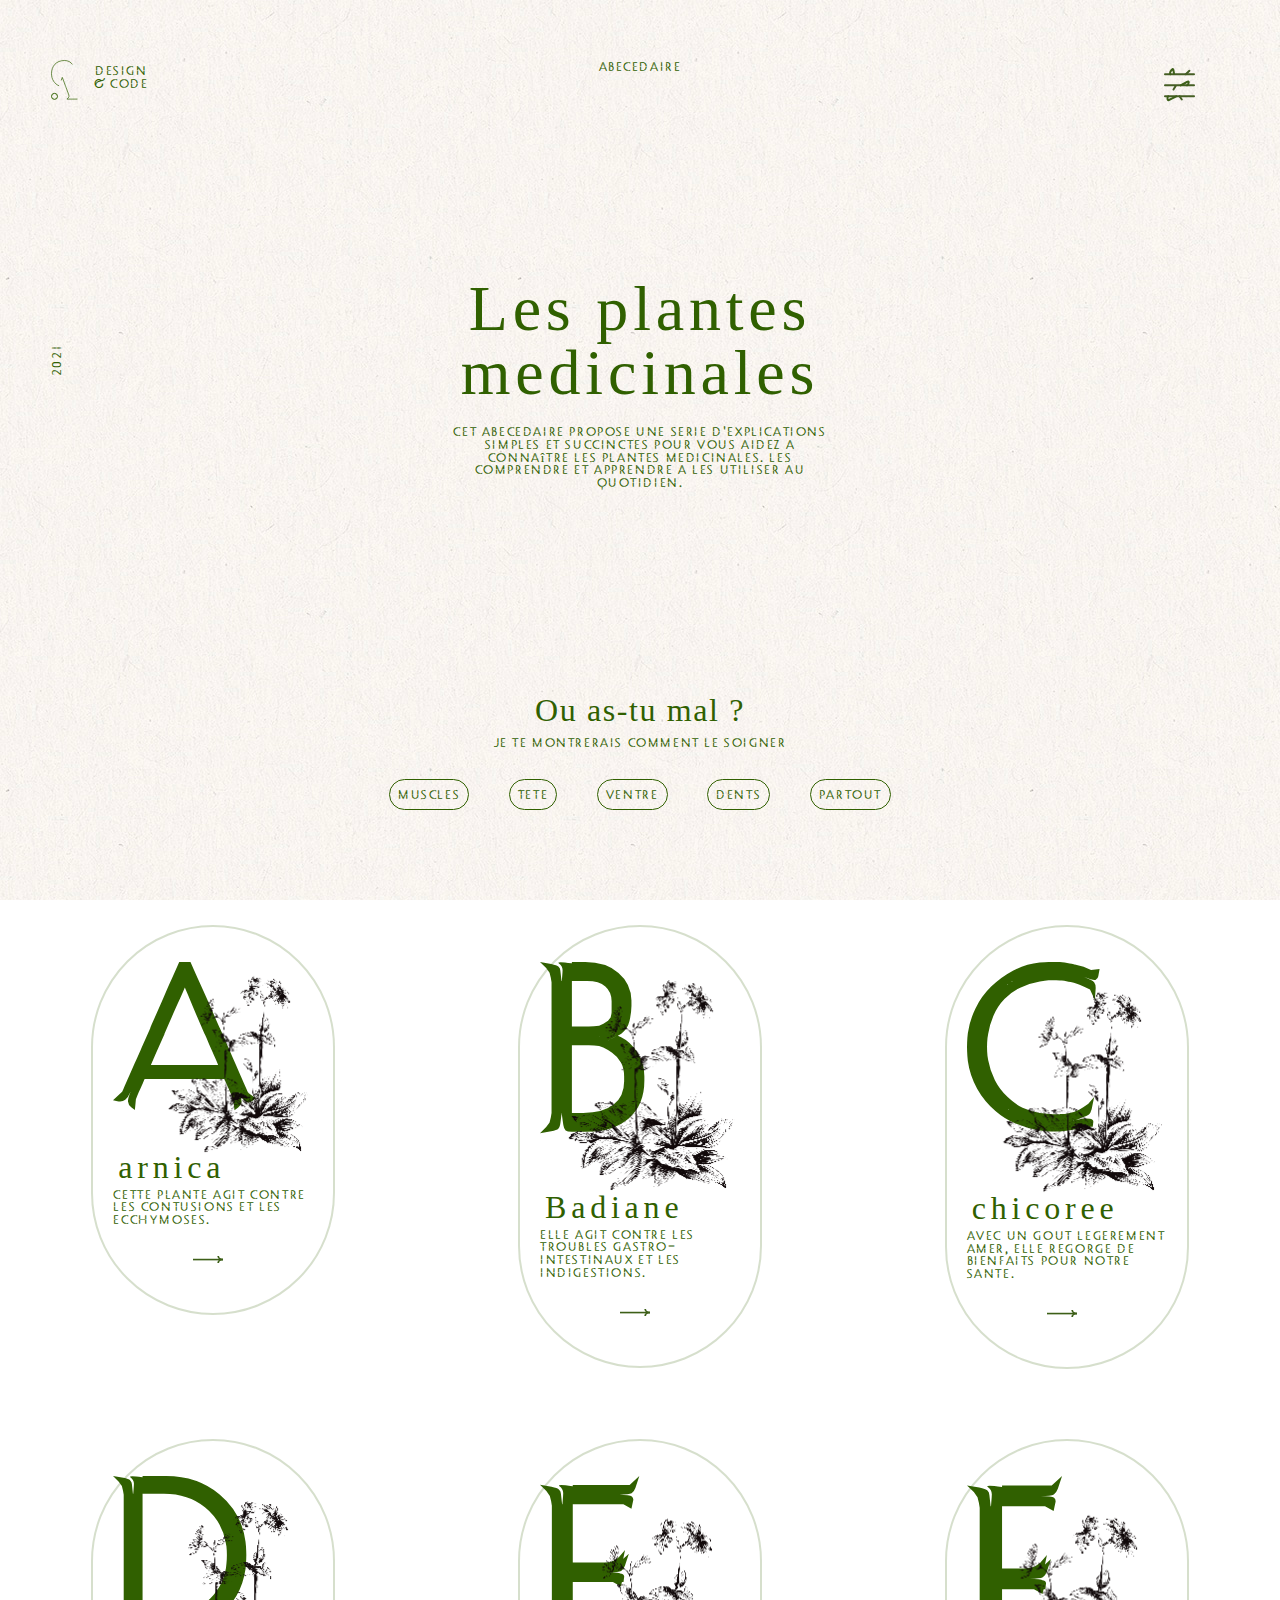
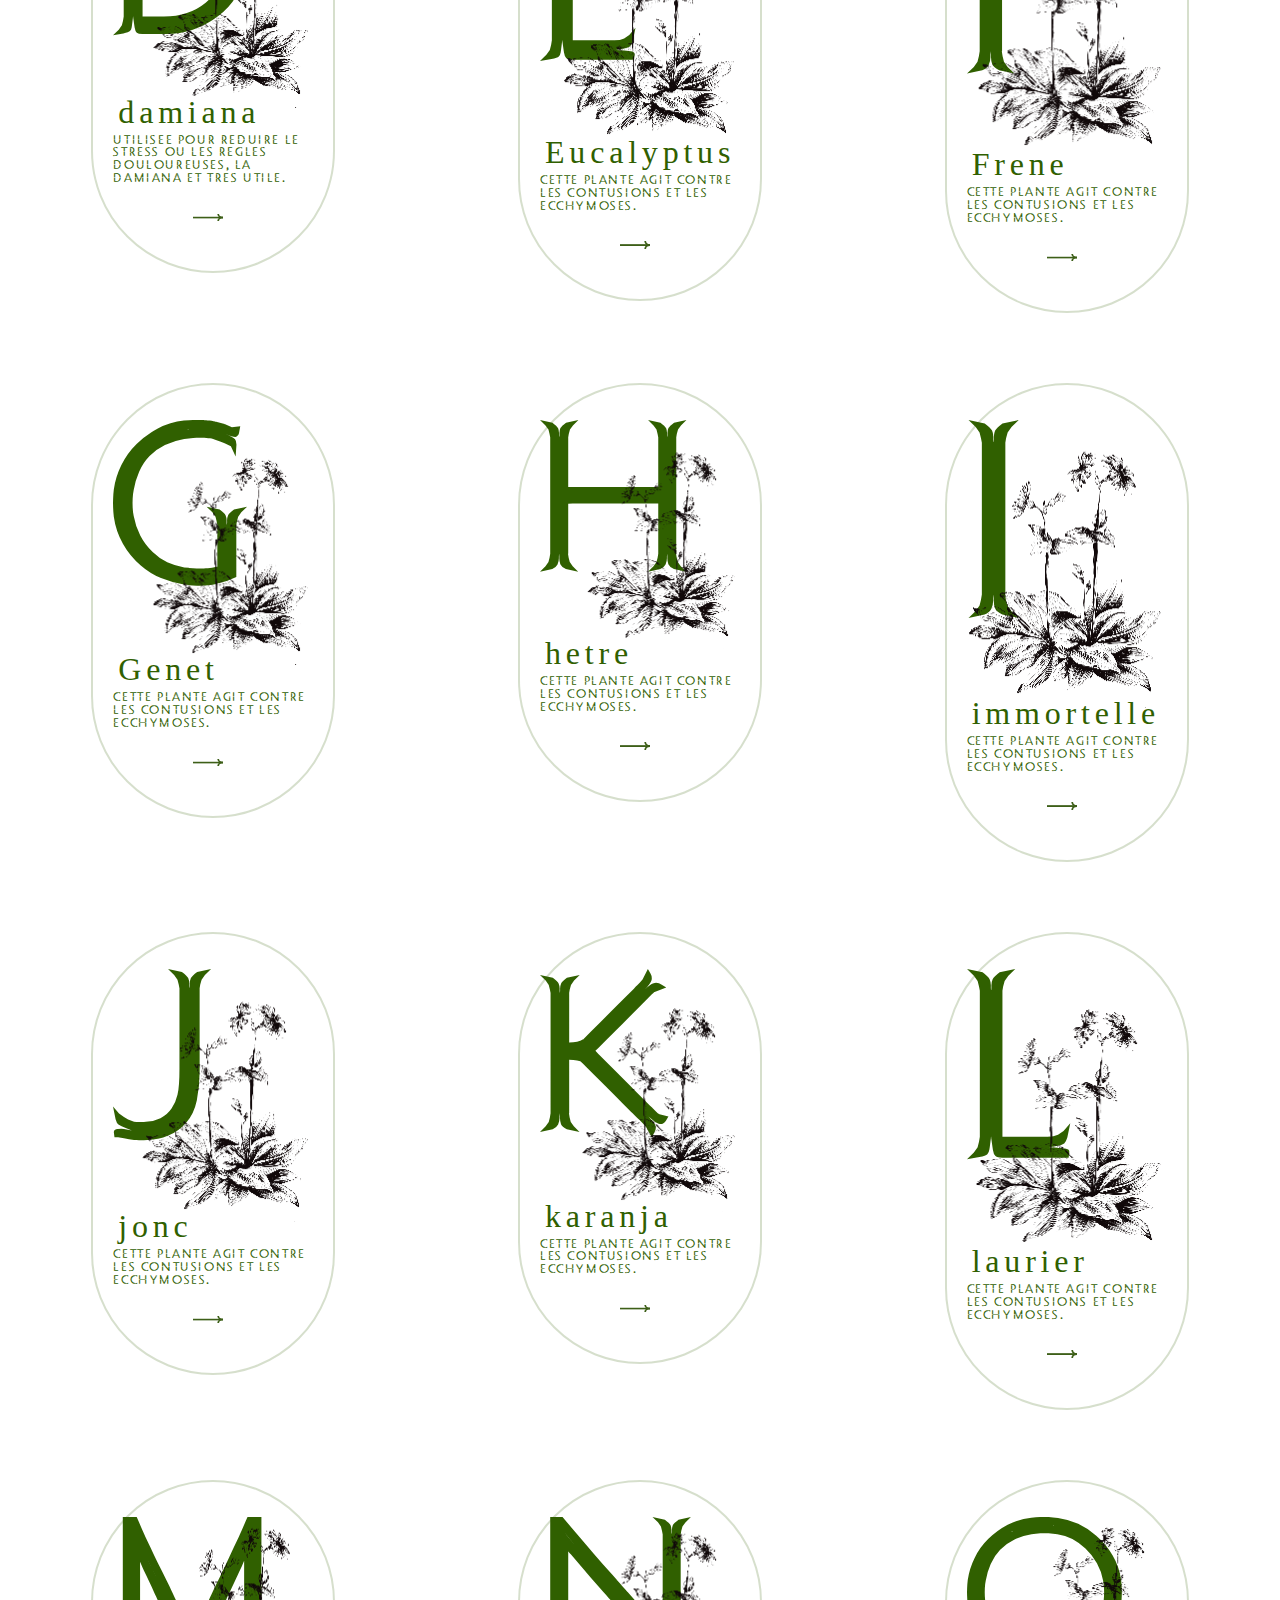
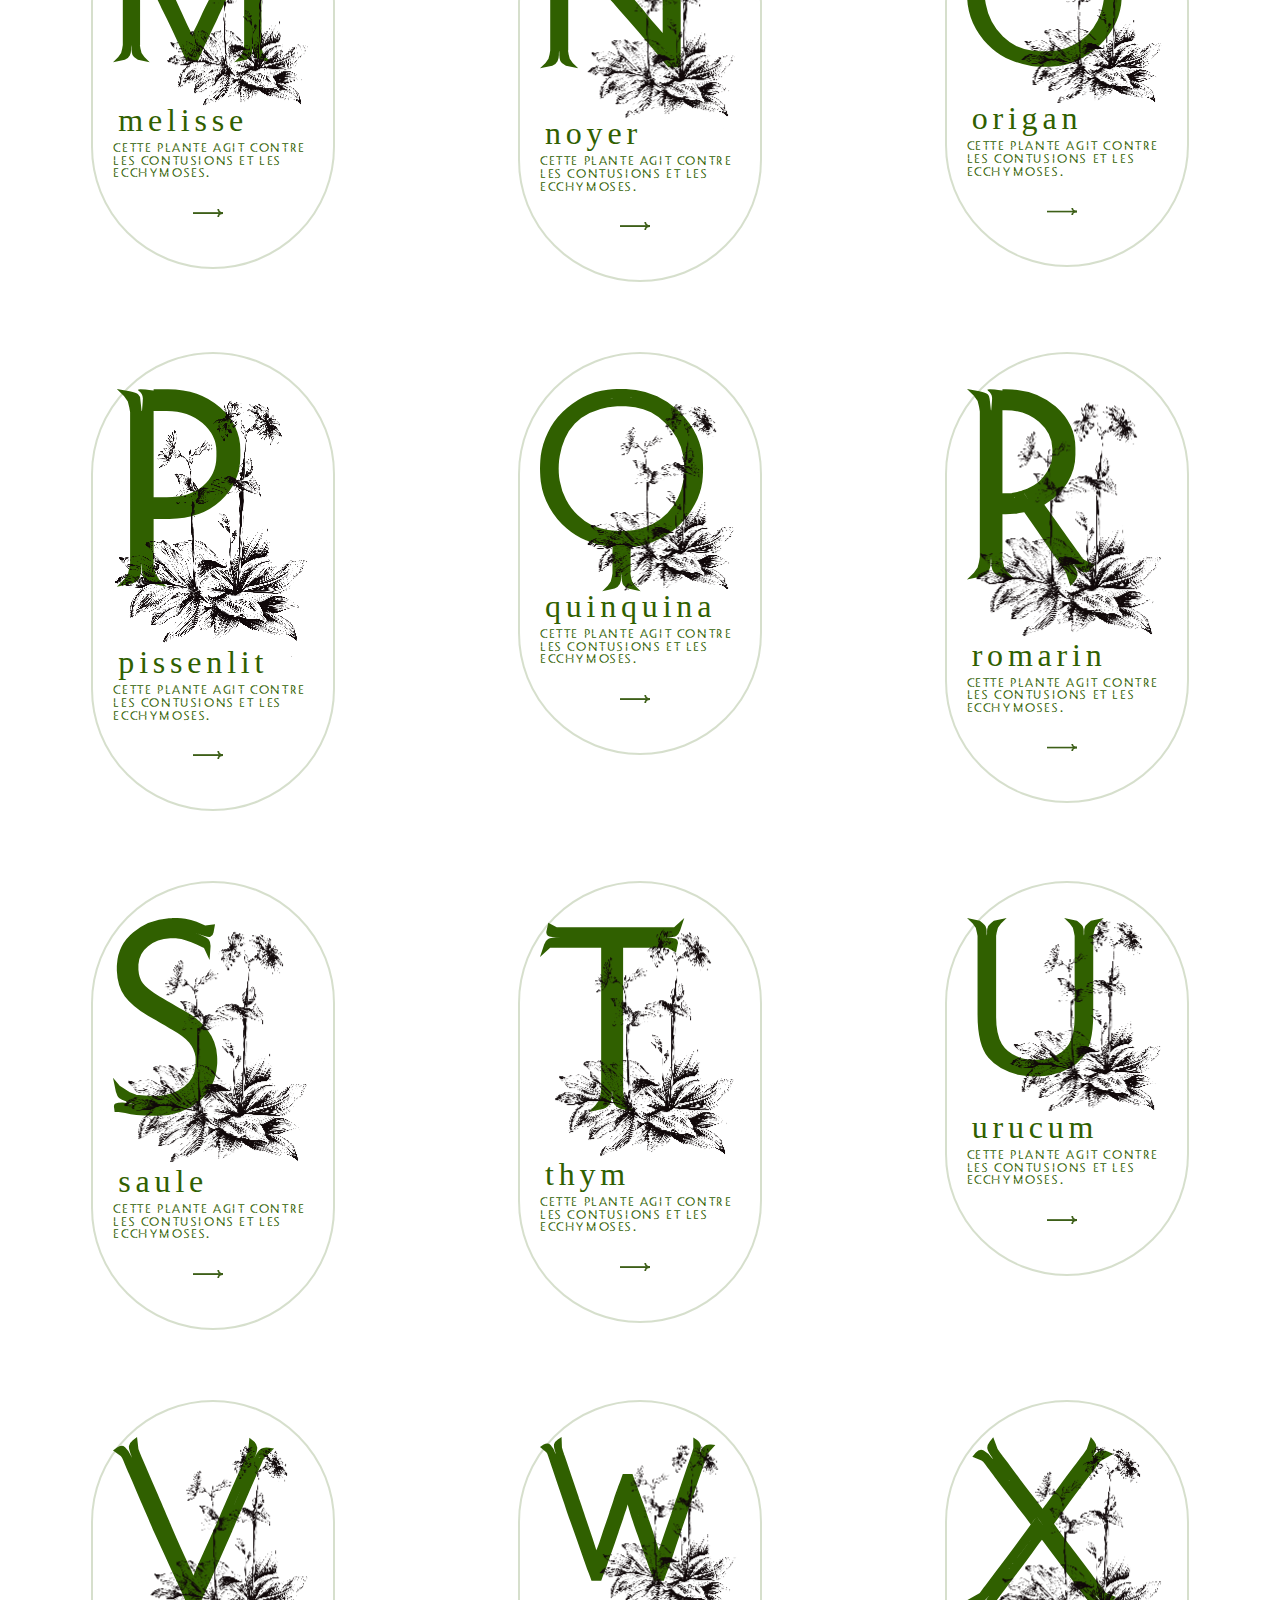
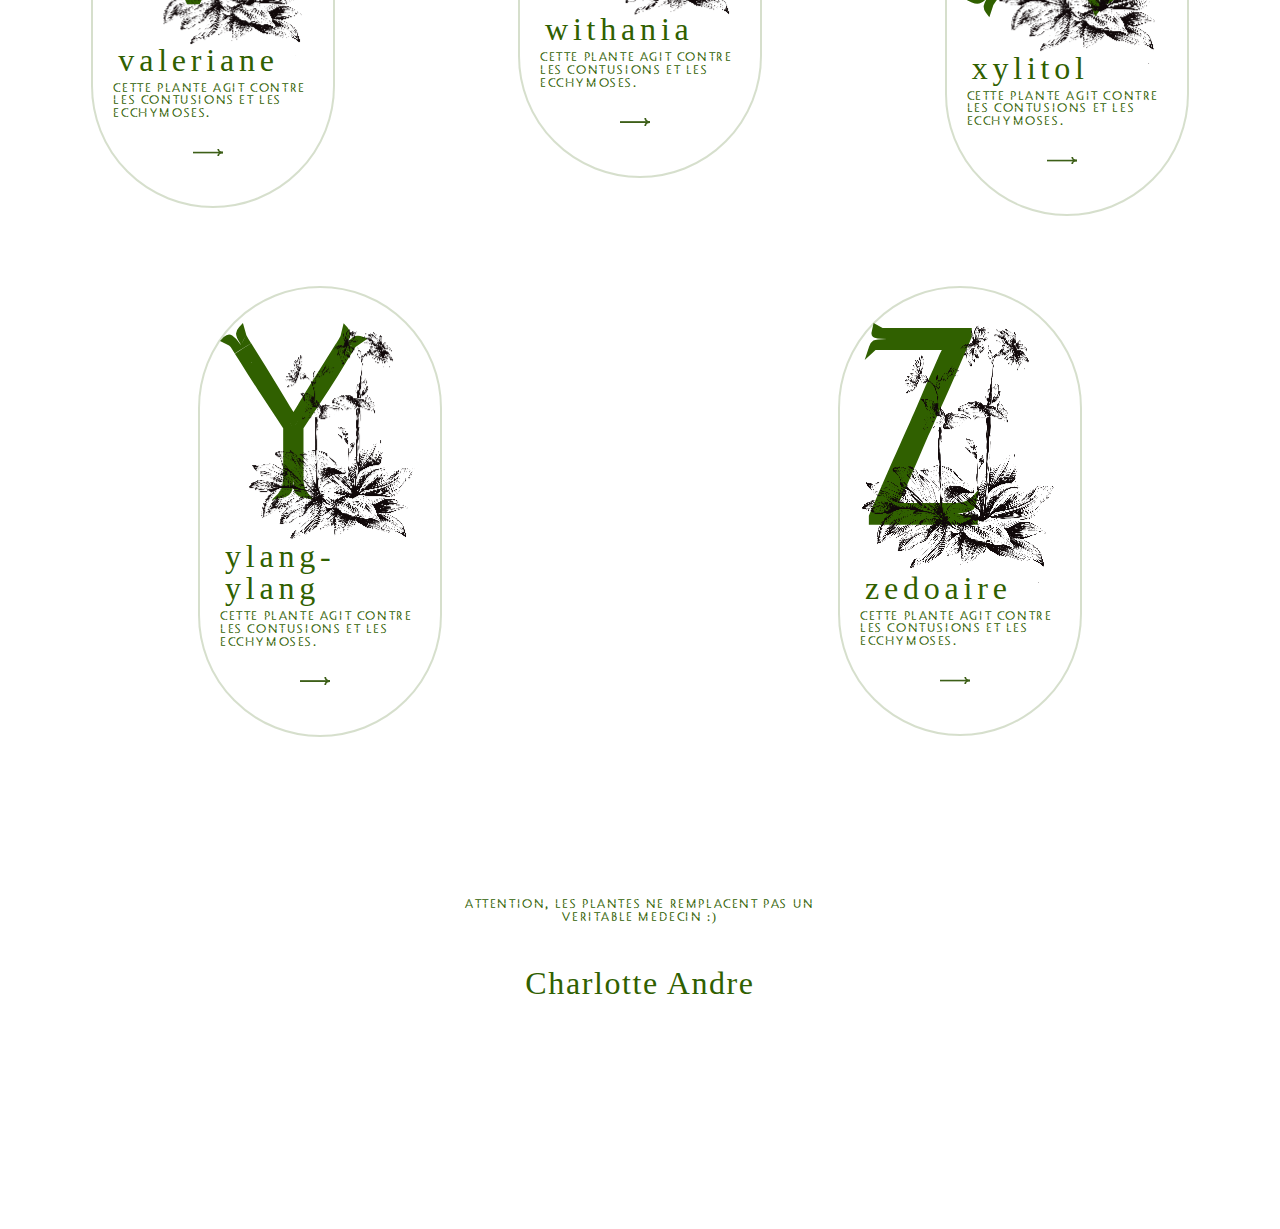
<file: index.html>
<!DOCTYPE html>
<html lang="fr" dir="ltr">
  <head>
    <meta charset="utf-8">
    <title>Les plantes médicinales</title>
    <link href="css/reset.css" rel="stylesheet" type="text/css" media="all"/>
    <link rel="stylesheet" href="css/master.css">
    <link rel="shorcut icon" type="image/png" href="images/favicon.png" />
  </head>
  <body>

<header>



  <div class="logo">
    <svg xmlns="http://www.w3.org/2000/svg" width="26.829" height="39.859" viewBox="0 0 26.829 39.859">
      <g id="Groupe_86" data-name="Groupe 86" transform="translate(-112.5 -116.071)">
        <g id="C" transform="translate(-119.51 -80.559)">
          <circle id="Ellipse_4" data-name="Ellipse 4" cx="2.99" cy="2.99" r="2.99" transform="translate(232.51 230.009)" fill="none" stroke="#306000" stroke-width="1"/>
          <path id="Tracé_491" data-name="Tracé 491" d="M325.029,330.6h0s-3.771-.967-4.863-3.906l-3.007-8.081-.293-.792-.119-.319-.323-.871-4.591-12.349h-.261l-3.872,10.5.126.2L310,309.08l3.134,8.406.325.871.1.27.32.859,2.687,7.208c.911,2.448-1.922,3.9-1.922,3.9h0v.188h10.385v-.19h0Z" transform="translate(-66.687 -95.033)" fill="none" stroke="#306000" stroke-width="1"/>
          <path id="Tracé_492" data-name="Tracé 492" d="M399.208,380.133l-.384-.163a8.555,8.555,0,0,1-3.474,4.188l.137.334A9.3,9.3,0,0,0,399.208,380.133Z" transform="translate(-144.425 -162.163)" fill="none" stroke="#306000" stroke-width="1"/>
          <path id="Tracé_493" data-name="Tracé 493" d="M237.589,210.381c0-5.334.768-13.034,8.029-13.034a9.792,9.792,0,0,1,2.193.235,7.338,7.338,0,0,1,1.745.632,5.8,5.8,0,0,1,1.3.918c.113.107.226.226.329.339a1.212,1.212,0,0,1,.257.38,1.752,1.752,0,0,1,.089.541,2.4,2.4,0,0,1-.172.934,2.123,2.123,0,0,1-.805,1c-1.282.822-2.413,1.337-2.413,3.129a3.179,3.179,0,0,0,6.349.226,5.471,5.471,0,0,0,.036-.634c0-4.729-4.015-7.916-8.91-7.916-8.412,0-13.089,5.61-13.089,13.254,0,7.738,5.643,13.231,13.317,13.251l-.1-.276C239.322,223.238,237.589,215.675,237.589,210.381Z" transform="translate(-0.018)" fill="none" stroke="#306000" stroke-width="1"/>
        </g>
      </g>
    </svg>


    <p id="baselinelogo">Design<br/> & code</p>
  </div>

  <div class="abecedaire">
    <p>Abecedaire</p>
  </div>

  <div class="burger-menu">
    <a href="#main-menu" class="menu-toggle">
      <svg xmlns="http://www.w3.org/2000/svg" width="31.026" height="34.151" viewBox="0 0 31.026 34.151">
        <g id="Groupe_45" data-name="Groupe 45" transform="translate(-1774.154 -113.677)">
          <g id="Groupe_44" data-name="Groupe 44">
            <path id="Tracé_494" data-name="Tracé 494" d="M6657.154,217.9h29.026" transform="translate(-4882 -98)" fill="none" stroke="#455e24" stroke-linecap="round" stroke-width="2"/>
            <path id="Tracé_497" data-name="Tracé 497" d="M6677.956,217.9l3.623-3.48" transform="translate(-4882 -98)" fill="none" stroke="#455e24" stroke-linecap="round" stroke-width="2"/>
            <path id="Tracé_500" data-name="Tracé 500" d="M6662.622,217.9s-1.136-1.7,1.084-4.233,1.645.325,2.454,3.382" transform="translate(-4882 -98)" fill="none" stroke="#3d5f18" stroke-linecap="round" stroke-width="2"/>
          </g>
          <g id="Groupe_43" data-name="Groupe 43" transform="translate(0 -2)">
            <path id="Tracé_495" data-name="Tracé 495" d="M6657.154,217.9h29.026" transform="translate(-4882 -85)" fill="none" stroke="#455e24" stroke-linecap="round" stroke-width="2"/>
            <path id="Tracé_498" data-name="Tracé 498" d="M6667.807,231.723l-2.155,3.514" transform="translate(-4882 -98)" fill="none" stroke="#455e24" stroke-linecap="round" stroke-width="2"/>
            <path id="Tracé_501" data-name="Tracé 501" d="M6663.256,220.733s.065-4.607-.134-7.371,2.351-1.377,3.16,1.68" transform="matrix(0.469, 0.883, -0.883, 0.469, -1139.42, -5854.126)" fill="none" stroke="#3d5f18" stroke-linecap="round" stroke-width="2"/>
          </g>
          <g id="Groupe_42" data-name="Groupe 42" transform="translate(0 -4)">
            <path id="Tracé_496" data-name="Tracé 496" d="M6657.154,217.9h29.026" transform="translate(-4882 -72)" fill="none" stroke="#455e24" stroke-linecap="round" stroke-width="2"/>
            <path id="Tracé_499" data-name="Tracé 499" d="M6672.349,244.776l2.292,3.256" transform="translate(-4882.683 -98.871)" fill="none" stroke="#455e24" stroke-linecap="round" stroke-width="2"/>
            <path id="Tracé_502" data-name="Tracé 502" d="M6662.832,220.782s.454-6.074.289-7.916,2.96-1.192,3.631.846" transform="translate(4823.519 6080.52) rotate(-119)" fill="none" stroke="#3d5f18" stroke-linecap="round" stroke-width="2"/>
          </g>
        </g>
      </svg>

    </a>
    <nav id="main-menu" class="main-menu">
      <a href="#main-menu-toggle" class="menu-close">
        <img alt="menu fermé" src="images/burger-menu-close.svg"/>
      </a>
      <ul>
        <li><a href="index.html">Accueil</a></li>
        <li><a href="#">Phytotherapie</a></li>
        <li><a href="#">Plantes aromatiques</a></li>
        <li><a href="#">Informations</a></li>
      </ul>
    </nav>
      <a href="#main-menu-toggle" class="backdrop" hidden></a>
  </div>
</header>


  <section id="titre">
    <div class="date">
      <p>2021</p>
    </div>

    <div class="titreparagraphe">
      <h1 class="titre">Les plantes medicinales</h1>
      <p class="paragraphe">cet abecedaire propose une serie d'explications simples et
      succinctes pour vous aidez a connaître les plantes
      medicinales. les comprendre et apprendre a les utiliser au quotidien.</p>
    </div>

<div class="fleche">
  <svg xmlns="http://www.w3.org/2000/svg" width="19.033" height="44.684" viewBox="0 0 19.033 44.684">
    <g id="Groupe_1" data-name="Groupe 1" transform="translate(-1821.516 -646.792)">
      <path id="Tracé_1" data-name="Tracé 1" d="M2334,646.792v44.684" transform="translate(-503.144)" fill="none" stroke="#3d5f18" stroke-width="2"/>
      <path id="Tracé_2" data-name="Tracé 2" d="M2309.127,697s9.249.306,9.308,12.224" transform="translate(-487.578 -17.87)" fill="none" stroke="#3d5f18" stroke-width="2"/>
      <path id="Tracé_3" data-name="Tracé 3" d="M2318.788,697s-9.6.306-9.661,12.224" transform="translate(-478.27 -17.87)" fill="none" stroke="#3d5f18" stroke-width="2"/>
    </g>
  </svg>
</div>

</section>


  <section id="categories">

    <div class="mal-maux">
      <h2 class="mal">Ou as-tu mal ?</h2>
      <p class="paragraphe">Je te montrerais comment le soigner</p>
    </div>
 </section>



    <section id='filter'>
      <a href="#muscles" class="filter">muscles</a>
      <a href="#tete" class="filter">tete</a>
      <a href="#ventre" class="filter">ventre</a>
      <a href="#dents" class="filter">dents</a>
      <a href="#all" class="filter">Partout</a>
    </section>




  <section id="lettre">

  <div class="box-filter" id="muscles"></div>
  <div class="box-filter" id="tete"></div>
  <div class="box-filter" id="ventre"></div>
    <div class="box-filter" id="dents"></div>
  <div class="box-filter" id="partout"></div>

<!--Lettre A-->
    <div
     class="muscles" onclick="location.href='a.html'" style=cursor:pointer; >
     <img class="images-lettres" src="images/arnica.svg" alt="arnica">
     <h3>arnica</h3>
     <p>Cette plante agit contre les contusions et les ecchymoses.</p>
     <img class="fleche-lettres" src="images/fleche.svg" alt="">
    </div>

<!--Lettre B-->
    <div
     class="tete" onclick="location.href='b.html'" style=cursor:pointer; >
     <img class="images-lettres" src="images/badiane.svg" alt="badiane">
     <h3>Badiane</h3>
     <p>elle agit contre les troubles gastro-intestinaux et les indigestions.</p>
    <img class="fleche-lettres" src="images/fleche.svg" alt="">
    </div>

<!--Lettre C-->
   <div
    class="ventre" onclick="location.href='c.html'" style=cursor:pointer; >
    <img class="images-lettres" src="images/chicoree.svg" alt="chicoree">
    <h3>chicoree</h3>
    <p>Avec un gout legerement amer, elle regorge de bienfaits pour notre sante.</p>
    <img class="fleche-lettres" src="images/fleche.svg" alt="">
  </div>

<!--Lettre D-->
  <div
  class="dents" onclick="location.href='d.html'" style=cursor:pointer; >
   <img class="images-lettres" src="images/damiana.svg" alt="damiana">
   <h3>damiana</h3>
   <p>Utilisee pour reduire le stress ou les regles douloureuses, la damiana et tres utile.</p>
   <img class="fleche-lettres" src="images/fleche.svg" alt="">
 </div>

 <!--Lettre E-->
   <div
  class="muscles">
    <img class="images-lettres" src="images/eucalyptus.svg" alt="Eucalyptus">
    <h3>Eucalyptus</h3>
    <p>Cette plante agit contre les contusions et les ecchymoses.</p>
    <img class="fleche-lettres" src="images/fleche.svg" alt="">
  </div>

<!--Lettre F-->
  <div
  class="ventre">
    <img class="images-lettres" src="images/frene.svg" alt="Frene">
    <h3>Frene</h3>
    <p>Cette plante agit contre les contusions et les ecchymoses.</p>
    <img class="fleche-lettres" src="images/fleche.svg" alt="">
  </div>

<!--Lettre G-->
  <div
  class="tete">
    <img class="images-lettres" src="images/genet.svg" alt="Genet">
    <h3>Genet</h3>
    <p>Cette plante agit contre les contusions et les ecchymoses.</p>
    <img class="fleche-lettres" src="images/fleche.svg" alt="">
  </div>

<!--Lettre H-->
  <div
  class="ventre">
    <img class="images-lettres" src="images/hetre.svg" alt="hetre">
    <h3>hetre</h3>
    <p>Cette plante agit contre les contusions et les ecchymoses.</p>
    <img class="fleche-lettres" src="images/fleche.svg" alt="">
  </div>

<!--Lettre I-->
  <div
    class="muscles">
    <img class="images-lettres" src="images/immortelle.svg" alt="immortelle">
    <h3>immortelle</h3>
    <p>Cette plante agit contre les contusions et les ecchymoses.</p>
    <img class="fleche-lettres" src="images/fleche.svg" alt="">
  </div>

<!--Lettre J-->
  <div
  class="dents">
    <img class="images-lettres" src="images/jonc.svg" alt="jonc">
    <h3>jonc</h3>
    <p>Cette plante agit contre les contusions et les ecchymoses.</p>
    <img class="fleche-lettres" src="images/fleche.svg" alt="">
  </div>

<!--Lettre K-->
  <div
  class="ventre">
    <img class="images-lettres" src="images/karanja.svg" alt="karanja">
    <h3>karanja</h3>
    <p>Cette plante agit contre les contusions et les ecchymoses.</p>
    <img class="fleche-lettres" src="images/fleche.svg" alt="">
  </div>

  <!--Lettre L-->
  <div
  class="dents">
    <img class="images-lettres" src="images/laurier.svg" alt="laurier">
    <h3>laurier</h3>
    <p>Cette plante agit contre les contusions et les ecchymoses.</p>
    <img class="fleche-lettres" src="images/fleche.svg" alt="">
  </div>

<!--Lettre M-->
  <div
  class="ventre">
    <img class="images-lettres" src="images/melisse.svg" alt="melisse">
    <h3>melisse</h3>
    <p>Cette plante agit contre les contusions et les ecchymoses.</p>
    <img class="fleche-lettres" src="images/fleche.svg" alt="">
  </div>

<!--Lettre N-->
  <div
  class="tete">
    <img class="images-lettres" src="images/noyer.svg" alt="noyer">
    <h3>noyer</h3>
    <p>Cette plante agit contre les contusions et les ecchymoses.</p>
    <img class="fleche-lettres" src="images/fleche.svg" alt="">
  </div>

<!--Lettre O-->
  <div
  class="muscles">
    <img class="images-lettres" src="images/origan.svg" alt="origan">
    <h3>origan</h3>
    <p>Cette plante agit contre les contusions et les ecchymoses.</p>
    <img class="fleche-lettres" src="images/fleche.svg" alt="">
  </div>

<!--Lettre P-->
  <div
  class="dents">
    <img class="images-lettres" src="images/pissenlit.svg" alt="pissenlit">
    <h3>pissenlit</h3>
    <p>Cette plante agit contre les contusions et les ecchymoses.</p>
    <img class="fleche-lettres" src="images/fleche.svg" alt="">
  </div>

<!--Lettre Q-->
  <div
  class="tete">
    <img class="images-lettres" src="images/quinquina.svg" alt="quinquina">
    <h3>quinquina</h3>
    <p>Cette plante agit contre les contusions et les ecchymoses.</p>
    <img class="fleche-lettres" src="images/fleche.svg" alt="">
  </div>

<!--Lettre R-->
  <div
  class="ventre">
    <img class="images-lettres" src="images/romarin.svg" alt="romarin">
    <h3>romarin</h3>
    <p>Cette plante agit contre les contusions et les ecchymoses.</p>
    <img class="fleche-lettres" src="images/fleche.svg" alt="">
  </div>

  <!--Lettre S-->
  <div
  class="tete">
    <img class="images-lettres" src="images/saule.svg" alt="saule">
    <h3>saule</h3>
    <p>Cette plante agit contre les contusions et les ecchymoses.</p>
    <img class="fleche-lettres" src="images/fleche.svg" alt="">
  </div>

<!--Lettre T-->
  <div
  class="dents">
    <img class="images-lettres" src="images/thym.svg" alt="thym">
    <h3>thym</h3>
    <p>Cette plante agit contre les contusions et les ecchymoses.</p>
    <img class="fleche-lettres" src="images/fleche.svg" alt="">
  </div>

<!--Lettre U-->
  <div
  class="muscles">
    <img class="images-lettres" src="images/urucum.svg" alt="urucum">
    <h3>urucum</h3>
    <p>Cette plante agit contre les contusions et les ecchymoses.</p>
    <img class="fleche-lettres" src="images/fleche.svg" alt="">
  </div>

<!--Lettre V-->
  <div
  class="dents">
    <img class="images-lettres" src="images/valeriane.svg" alt="valeriane">
    <h3>valeriane</h3>
    <p>Cette plante agit contre les contusions et les ecchymoses.</p>
    <img class="fleche-lettres" src="images/fleche.svg" alt="">
  </div>

<!--Lettre W-->
  <div
  class="tete">
    <img class="images-lettres" src="images/withania.svg" alt="withania">
    <h3>withania</h3>
    <p>Cette plante agit contre les contusions et les ecchymoses.</p>
    <img class="fleche-lettres" src="images/fleche.svg" alt="">
  </div>

<!--Lettre X-->
  <div
  class="ventre">
    <img class="images-lettres" src="images/xylitol.svg" alt="xylitol">
    <h3>xylitol</h3>
    <p>Cette plante agit contre les contusions et les ecchymoses.</p>
    <img class="fleche-lettres" src="images/fleche.svg" alt="">
  </div>

  <!--Lettre Y-->
  <div
  class="muscles">
    <img class="images-lettres" src="images/ylang-ylang.svg" alt="ylang-ylang">
    <h3>ylang-ylang</h3>
    <p>Cette plante agit contre les contusions et les ecchymoses.</p>
    <img class="fleche-lettres" src="images/fleche.svg" alt="">
  </div>

  <!--Lettre Z-->
  <div
  class="tete">
    <img class="images-lettres" src="images/zedoaire.svg" alt="zedoaire">
    <h3>zedoaire</h3>
    <p>Cette plante agit contre les contusions et les ecchymoses.</p>
    <img class="fleche-lettres" src="images/fleche.svg" alt="">
  </div>



    </section>


<section id="footer">
    <div class="titreparagraphe">
      <p class="paragraphe">attention, les plantes ne remplacent pas un veritable medecin :)</p>
    <a class="link" href="https://charlotteandre.com/">Charlotte Andre</a>
    </div>

</section>

  <div id="progress"></div>



  </body>
</html>
</file>
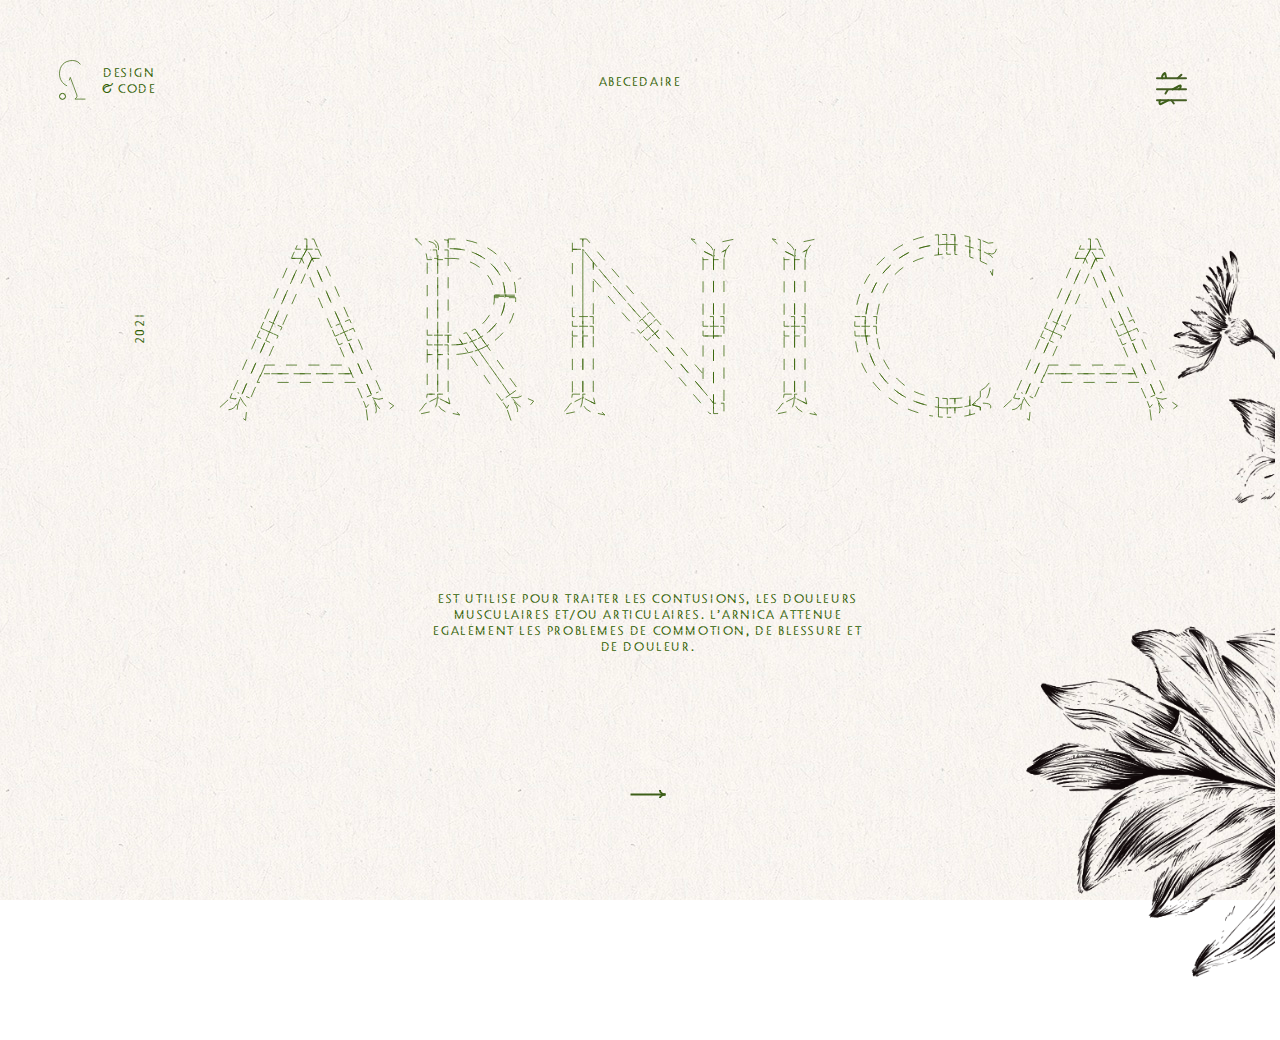
<file: a.html>
<!DOCTYPE html>
<html lang="fr" dir="ltr">
  <head>
    <meta charset="utf-8">
    <link rel="stylesheet" href="css/master.css">
    <link rel="stylesheet" href="css/letter.css">
    <link rel="shorcut icon" type="image/png" href="images/favicon.png" />
    <title>letter a</title>
  </head>
  <body >
    <header>
      <div class="logo">
        <svg xmlns="http://www.w3.org/2000/svg" width="26.829" height="39.859" viewBox="0 0 26.829 39.859">
          <g id="Groupe_86" data-name="Groupe 86" transform="translate(-112.5 -116.071)">
            <g id="C" transform="translate(-119.51 -80.559)">
              <circle id="Ellipse_4" data-name="Ellipse 4" cx="2.99" cy="2.99" r="2.99" transform="translate(232.51 230.009)" fill="none" stroke="#306000" stroke-width="1"/>
              <path id="Tracé_491" data-name="Tracé 491" d="M325.029,330.6h0s-3.771-.967-4.863-3.906l-3.007-8.081-.293-.792-.119-.319-.323-.871-4.591-12.349h-.261l-3.872,10.5.126.2L310,309.08l3.134,8.406.325.871.1.27.32.859,2.687,7.208c.911,2.448-1.922,3.9-1.922,3.9h0v.188h10.385v-.19h0Z" transform="translate(-66.687 -95.033)" fill="none" stroke="#306000" stroke-width="1"/>
              <path id="Tracé_492" data-name="Tracé 492" d="M399.208,380.133l-.384-.163a8.555,8.555,0,0,1-3.474,4.188l.137.334A9.3,9.3,0,0,0,399.208,380.133Z" transform="translate(-144.425 -162.163)" fill="none" stroke="#306000" stroke-width="1"/>
              <path id="Tracé_493" data-name="Tracé 493" d="M237.589,210.381c0-5.334.768-13.034,8.029-13.034a9.792,9.792,0,0,1,2.193.235,7.338,7.338,0,0,1,1.745.632,5.8,5.8,0,0,1,1.3.918c.113.107.226.226.329.339a1.212,1.212,0,0,1,.257.38,1.752,1.752,0,0,1,.089.541,2.4,2.4,0,0,1-.172.934,2.123,2.123,0,0,1-.805,1c-1.282.822-2.413,1.337-2.413,3.129a3.179,3.179,0,0,0,6.349.226,5.471,5.471,0,0,0,.036-.634c0-4.729-4.015-7.916-8.91-7.916-8.412,0-13.089,5.61-13.089,13.254,0,7.738,5.643,13.231,13.317,13.251l-.1-.276C239.322,223.238,237.589,215.675,237.589,210.381Z" transform="translate(-0.018)" fill="none" stroke="#306000" stroke-width="1"/>
            </g>
          </g>
        </svg>


        <p id="baselinelogo">Design<br/> & code</p>
      </div>

      <div class="abecedaire">
        <p>Abecedaire</p>
      </div>

      <div class="burger-menu">
        <a href="#main-menu" class="menu-toggle">
          <svg xmlns="http://www.w3.org/2000/svg" width="31.026" height="34.151" viewBox="0 0 31.026 34.151">
            <g id="Groupe_45" data-name="Groupe 45" transform="translate(-1774.154 -113.677)">
              <g id="Groupe_44" data-name="Groupe 44">
                <path id="Tracé_494" data-name="Tracé 494" d="M6657.154,217.9h29.026" transform="translate(-4882 -98)" fill="none" stroke="#455e24" stroke-linecap="round" stroke-width="2"/>
                <path id="Tracé_497" data-name="Tracé 497" d="M6677.956,217.9l3.623-3.48" transform="translate(-4882 -98)" fill="none" stroke="#455e24" stroke-linecap="round" stroke-width="2"/>
                <path id="Tracé_500" data-name="Tracé 500" d="M6662.622,217.9s-1.136-1.7,1.084-4.233,1.645.325,2.454,3.382" transform="translate(-4882 -98)" fill="none" stroke="#3d5f18" stroke-linecap="round" stroke-width="2"/>
              </g>
              <g id="Groupe_43" data-name="Groupe 43" transform="translate(0 -2)">
                <path id="Tracé_495" data-name="Tracé 495" d="M6657.154,217.9h29.026" transform="translate(-4882 -85)" fill="none" stroke="#455e24" stroke-linecap="round" stroke-width="2"/>
                <path id="Tracé_498" data-name="Tracé 498" d="M6667.807,231.723l-2.155,3.514" transform="translate(-4882 -98)" fill="none" stroke="#455e24" stroke-linecap="round" stroke-width="2"/>
                <path id="Tracé_501" data-name="Tracé 501" d="M6663.256,220.733s.065-4.607-.134-7.371,2.351-1.377,3.16,1.68" transform="matrix(0.469, 0.883, -0.883, 0.469, -1139.42, -5854.126)" fill="none" stroke="#3d5f18" stroke-linecap="round" stroke-width="2"/>
              </g>
              <g id="Groupe_42" data-name="Groupe 42" transform="translate(0 -4)">
                <path id="Tracé_496" data-name="Tracé 496" d="M6657.154,217.9h29.026" transform="translate(-4882 -72)" fill="none" stroke="#455e24" stroke-linecap="round" stroke-width="2"/>
                <path id="Tracé_499" data-name="Tracé 499" d="M6672.349,244.776l2.292,3.256" transform="translate(-4882.683 -98.871)" fill="none" stroke="#455e24" stroke-linecap="round" stroke-width="2"/>
                <path id="Tracé_502" data-name="Tracé 502" d="M6662.832,220.782s.454-6.074.289-7.916,2.96-1.192,3.631.846" transform="translate(4823.519 6080.52) rotate(-119)" fill="none" stroke="#3d5f18" stroke-linecap="round" stroke-width="2"/>
              </g>
            </g>
          </svg>

        </a>
        <nav id="main-menu" class="main-menu">
          <a href="#main-menu-toggle" class="menu-close">
            <img alt="menu fermé" src="images/burger-menu-close.svg"/>
          </a>
          <ul>
            <li><a href="index.html">Accueil</a></li>
            <li><a href="#">Phytotherapie</a></li>
            <li><a href="#">Plantes aromatiques</a></li>
            <li><a href="#">Informations</a></li>
          </ul>
        </nav>
          <a href="#main-menu-toggle" class="backdrop" hidden></a>
      </div>
    </header>

<main>
    <div class="outer-wrapper">
      <div class="wrapper">

        <div class="slide one">

          <div class="date-page-plante">
            <p>2021</p>
          </div>

          <svg class="nom-plante" xmlns="http://www.w3.org/2000/svg" width="1289.322" height="251.704" viewBox="0 0 1289.322 251.704">
            <g id="Groupe_88" data-name="Groupe 88" transform="translate(-14584.625 939.956)">
              <path id="Tracé_533" data-name="Tracé 533" d="M-575.414-41.818h114.486l-2.571-5.827-2.571-5.827H-587.582l-2.571,5.827-2.571,5.827Zm0-11.654h109.345L-468.64-59.3l-2.571-5.827h-111.23l-2.571,5.827-2.571,5.827Zm-1.885-70.44,6,2.742,2.057-4.97q13.54-30.85,20.138-45.932t12.083-26.908l4.113-9.426h-13.882l-2.057,4.456q-3.771,8.055-9.94,22.623t-21.595,49.017l-2.571,6Zm11.826,5.313,5.656,2.742,2.742-6.341q13.711-31.364,19.881-44.989t9.255-20.823l1.885-4.456-3.428-7.712-3.428-8.227-4.113,9.426q-5.484,11.826-12.083,26.908t-20.138,45.932l-2.057,4.97Zm90.835-4.97,5.827-2.571-2.057-4.627q-12.683-28.793-19.024-43.447t-13.368-29.907l-2.057-4.285h-13.711l5.313,12.168q6,13.54,12.168,28.45t18.338,41.99l2.228,4.97Zm-12.511,5.313,6.17-2.571-2.228-4.97q-12.168-27.079-18.338-41.99t-12.168-28.45l-5.313-12.168-3.771,8.055-3.256,7.884,1.885,4.456q3.256,7.37,9,21.423t19.624,45.932l2.228,5.142Zm-52.616-90.149h6.855l3.428-6,3.428-6.341h-15.253l-2.742,6.17-2.742,6.17Zm5.827-12.34h7.884v-13.711h-9.255l-2.914,6.684-3.085,7.027Zm4.456,20.566,3.428,7.712,3.428-7.884,3.6-8.055-3.256-5.827-3.771-6.513-3.428,6.341-3.428,6Zm17.139-8.227h7.027l-2.742-6.17-2.742-6.17h-15.253l3.771,6.513,3.256,5.827Zm-5.827-12.34h7.37l-3.085-7.027-2.914-6.684h-9.255v13.711Zm-89.464,197.78-5.656-2.571-.686,1.2-1.371,3.085,4.113,6.684,4.627,5.827,2.228-5.827,2.571-5.827Zm-3.6,8.4-4.113-6.684.171-.171q-4.8,10.969-4.456,16.367t5.313,9.512l6,4.627,1.714-17.824Zm-7.884-13.54-5.827-2.571-2.571,5.827-1.714,3.942,6.341,1.2,7.541-1.542,1.371-3.085.686-1.2Zm-3.771,8.4-6.341-1.2-.514.514-14.568,13.54,7.2,1.371q8.227,1.542,12.94-2.314t9-13.625l-.171.171ZM-565.3-118.6l-5.827-2.571-2.571,5.827-2.571,5.827,5.827,2.571,5.827,2.571,2.571-5.827,2.571-5.827Zm-5.142,11.654-5.827-2.571-2.4,5.827-2.571,5.656,5.656,2.571,5.827,2.571,2.571-5.827,2.571-5.656Zm-6.341-16.8-5.827-2.571-2.571,5.827-2.571,5.827,5.827,2.571,5.656,2.571,2.571-5.827,2.571-5.827Zm-5.142,11.654-5.827-2.571-2.571,5.827-2.571,5.656,5.827,2.571,5.827,2.571,2.571-5.656,2.4-5.827Zm6.341,16.625-5.656-2.571-2.571,5.827q-2.571,5.827-4.113,9.169t-9.6,21.68q-7.712,17.31-9.169,20.566t-4.028,9.255l-2.571,6,5.656,2.571,5.827,2.571,2.742-6q2.571-6,4.028-9.169t9.169-20.652q7.884-18,9.426-21.509t4.113-9.341l2.571-5.827Zm-11.483-5.142-5.827-2.571-2.571,5.827q-2.571,5.827-4.028,9.169t-9.683,21.68q-7.541,17.31-9,20.566t-4.2,9.255l-2.571,6,5.827,2.571,5.827,2.571,2.571-6q2.571-6,4.028-9.169t9.169-20.652q7.884-18,9.512-21.509t4.2-9.341l2.571-5.827Zm153.905,73.011-6,2.571.514,1.2,1.371,3.085,7.884,1.542,6.855-1.542-1.714-3.942-2.571-5.656Zm3.771,8.4-7.884-1.542L-435.734-18q3.771,8.4,8.741,12.683t11.826-.514l5.827-4.627-11.483-8.055-1.714-2.228Zm-15.939-3.256-6,2.742,2.571,5.827,2.228,6,4.97-6,4.285-6.855-1.371-3.085-.514-1.2Zm3.771,8.569-4.97,6L-444.3,9.6l6-4.627q4.97-4.113,5.57-8.655t-3.513-13.968l-1.028-3.085ZM-464.7-100.261l-6.17,2.571,2.571,5.827q2.571,6,4.113,9.341t9.426,21.852q7.541,17.31,9,20.481t4.028,9.169l2.571,6,6.17-2.742,6.17-2.571-2.571-6q-2.742-6-4.113-9.169t-8.912-20.652q-7.884-18-9.426-21.509t-4.113-9.512L-458.528-103Zm-12.168,5.313-6.17,2.742,2.571,5.656q2.571,6,4.028,9.426t9.512,21.766q7.541,17.31,8.912,20.481t4.113,9.169l2.571,6,6-2.742,6.17-2.571-2.571-6q-2.571-6-3.942-9.169t-9.083-20.481q-7.884-18.167-9.426-21.68t-4.113-9.512l-2.571-5.827Zm2.057-28.622-6.17,2.742,2.571,5.827,2.571,5.656,6.17-2.571,6-2.742-2.4-5.827-2.571-5.827Zm5.142,11.654-6.17,2.571,2.571,5.827,2.4,5.827,6.17-2.571,6.17-2.742-2.571-5.827-2.571-5.827Zm-17.481-6.341-6,2.742,2.571,5.827,2.4,5.827,6.17-2.742,6.17-2.742L-478.409-115l-2.571-5.827Zm5.142,11.654-6.17,2.742,2.571,5.827,2.571,5.827,6.17-2.742,6-2.742-2.4-5.827-2.571-5.827Zm124.66,80.552h7.027v-53.13h-14.054v53.13Zm0-79.181h7.027V-208.406h-14.054v103.175Zm14.054,79.181h7.027v-53.13h-14.054v53.13Zm0-79.181h7.027V-208.406h-14.054v103.175Zm8.227,26.051h2.914q5.313,0,10.54-.514a97.321,97.321,0,0,0,10.2-1.542l2.228-.343-3.771-5.827-3.771-5.827-2.914.343q-2.914.343-6.513.514t-4.627.171h-5.484v13.025Zm0-13.025h4.285q1.028,0,4.627-.171t6.513-.514l2.914-.343-3.942-6-4.113-6.341-2.057.171q-2.057.171-2.742.171h-6.684v13.025Zm68.041-66.841H-260v-1.371q0-24.68-21.081-42.847T-332.5-221.432h-3.771v13.025h3.771q24.851,0,41.561,14.568t16.71,33.592v1.2Zm14.225,0h7.2v-2.571q0-29.479-24.423-51.159t-62.128-21.68h-4.113v13.025h3.771q30.335,0,51.416,18.167T-260-160.418v1.371Zm-6,137.624,5.313-3.771-4.113-6.17q-5.142-7.541-12.94-18.424t-20.823-29.221l-4.627-6.513-6.513,2.228-6.684,1.714,4.8,6.684q14.911,21.081,22.966,33.249t12.34,17.824l4.627,6.341Zm-30.507-82.951a67.319,67.319,0,0,0,21.166-21.68A53.071,53.071,0,0,0-260-154.248v-1.371h-14.225v1.2q0,11.483-6.941,22.709t-16.025,16.367l-2.914,1.714,3.942,5.656,3.771,5.313Zm41.476,75.239,5.313-3.6-5.313-7.37q-3.942-5.142-11.312-15.682t-19.881-28.022l-5.142-7.2-5.656,2.914-6.17,2.571,4.627,6.513q13.025,18.338,20.823,29.221t12.94,18.424l4.113,6.17ZM-281.6-92.72A74.85,74.85,0,0,0-255.373-118.6a65.315,65.315,0,0,0,9.769-34.449v-2.571H-260v1.371a53.071,53.071,0,0,1-8.141,28.193,67.319,67.319,0,0,1-21.166,21.68l-3.085,1.714,3.942,5.827,4.285,5.827Zm-28.45-2.228,6.17-2.228-4.627-6.684q-3.256-4.8-3.171-4.8t-6.256,1.885l-6.855,1.2,4.113,6.341,3.942,6Zm7.541,11.654,6.513-2.228-4.285-6-3.6-5.656-6.17,2.228-6.684,1.714,3.771,5.827,3.771,5.827Zm4.456-16.282,5.656-3.085-3.771-5.313-3.942-5.656-5.484,2.914q-6,2.057-6.084,2.057t3.171,4.8l4.627,6.684Zm8.227,11.483,5.656-2.914-4.285-5.827-3.942-5.827-5.656,3.085-5.827,2.4,3.6,5.656,4.285,6Zm22.794-67.526H-260v-1.714h-14.225v1.714Zm0-1.714H-260v-1.714h-14.225v1.714Zm14.225,1.714h7.2v-1.714H-260v1.714Zm0-1.714h7.2v-1.714H-260v1.714ZM-357.348-79.181h7.027V-92.206h-14.054v13.025Zm0-13.025h7.027v-13.025h-14.054v13.025Zm14.054,13.025h7.027V-92.206h-14.054v13.025Zm0-13.025h7.027v-13.025h-14.054v13.025ZM-361.119-2.228q6-2.571,8.141-7.027a23.051,23.051,0,0,0,2.142-10.112v-2.4l-1.542,1.371-14.739,7.37-4.627,6.513-8.569,8.4Zm8.741-18.167,1.542-1.371.171-2.228.171-2.057h-13.882l-1.028,6.17-1.714,6.855Zm12.511,18.167,19.2,4.113-8.569-8.4-4.627-6.513-14.739-7.37-1.542-1.371v2.4a26.4,26.4,0,0,0,1.542,9.6Q-347.065-5.827-339.867-2.228ZM-348.607-20.4l14.739,7.37-1.714-6.855-1.028-6.17h-13.882l.171,2.057.171,2.228Zm-8.741-186.3h6.855l-.171-2.057-1.2-10.969h-15.253l1.714,6.855,1.028,6.17Zm-1.885-13.025h7.37l-.343-2.914a7.658,7.658,0,0,0-2.4-5.484q-2.228-2.057-10.283-3.771l-15.425-2.742,8.569,8.4,4.627,6.513Zm15.939,13.025h7.027v-13.025h-13.025l-.857,10.969-.171,2.057Zm0-13.025h7.027v-13.025h-.343q-22.28-3.256-17.567.171a11.635,11.635,0,0,1,5.056,9.083l-.171,3.771Zm95.12,190.753-5.313,3.771.686,1.2,2.057,2.742,7.884-.171,6.341-2.742-2.4-3.428-3.6-5.313Zm5.313,7.541-7.884.171,2.057,2.4q5.142,7.37,10.883,10.626t11.569-2.742l4.8-5.656-12.854-5.827-2.228-1.714Zm-16.11,0-5.484,3.942,3.6,5.142,3.428,5.484,3.771-6.855,2.914-7.541-2.057-2.742-.686-1.2Zm5.313,7.712-3.771,6.855,5.656,16.625,4.97-5.656q4.113-5.142,3.771-9.683t-6.341-12.94l-1.371-2.742Zm105.122-116.543h7.2v-72.839l-6.855-8.4-7.2-9.083v90.321Zm77.981-1.371,5.313-4.627-7.884-8.912Q-87.867-161.1-102.52-178.328t-35.563-41.733l-12.168-14.4h-5.142v13.882l7.2,9.083q16.967,20.909,33.42,40.19T-84.1-135.738l8.227,8.912ZM16.679,0h3.428V-13.882L12.052-23.994q-6-7.027-27.422-32.478T-51.018-98.719l-7.712-8.741-5.313,4.627L-69.357-98.2l7.712,8.741q14.739,16.453,29.136,33.506T2.8-14.4L14.966,0ZM12.052-23.994l8.055,10.112V-104.2H6.053v73.182Zm-174.643-106.26h7.2v-90.321h-14.054v90.321Zm81.237,8.055,5.484-4.627-8.227-8.912Q-98.15-152.02-105.005-159.99t-17.653-20.652l-18.681-22.452V-180.9q0-.086,7.712,8.655,10.455,12.168,17.653,20.995t21.252,24.594l8.227,9.083ZM6.053-44.732V-53.3l-7.712-8.912Q-12.456-74.382-19.4-83.208t-20.995-24.765l-7.884-8.912-5.484,4.97-4.97,4.456,7.712,8.741q14.225,16.8,20.995,24.851T-6.629-46.1L6.053-31.021Zm21.081,30.85h7.027V-104.2H20.107v90.321ZM-162.42-220.575h7.027v-13.882h-14.054v13.882ZM27.134,0h7.027V-13.882H20.107V0ZM-166.19-2.228q6-2.571,8.141-7.027a23.051,23.051,0,0,0,2.142-10.112v-2.4L-157.45-20.4l-14.739,7.37-4.627,6.513-8.569,8.4ZM-157.45-20.4l1.542-1.371.171-2.228.171-2.057h-13.882l-1.028,6.17-1.714,6.855Zm12.511,18.167,19.2,4.113-8.569-8.4-4.627-6.513-14.739-7.37-1.542-1.371v2.4a26.4,26.4,0,0,0,1.542,9.6Q-152.137-5.827-144.938-2.228ZM-153.679-20.4l14.739,7.37-1.714-6.855-1.028-6.17h-13.882l.171,2.057.171,2.228Zm166.931-186.3h6.855l-.171-2.057-.171-2.228-1.542-1.371-14.911-7.37,1.714,6.855,1.2,6.17Zm4.97-5.656,1.542,1.371v-2.4q0-5.656-1.542-8.655t-8.741-8.484l-19.367-4.113,8.569,8.4,4.627,6.513Zm8.741,5.656h7.027l1.028-6.17,1.885-6.855-14.911,7.37-1.542,1.371-.171,2.228-.171,2.057Zm-4.97-5.656,14.911-7.37,4.627-6.513,8.569-8.4-19.367,4.113q-7.2,5.484-8.741,8.484t-1.542,8.655v2.4ZM-162.42-26.051h7.027V-104.2h-14.054v78.152Zm14.054,0h7.027V-104.2h-14.054v78.152ZM13.08-130.254h7.027v-78.152H6.053v78.152Zm14.054,0h7.027v-78.152H20.107v78.152ZM-162.42-104.2h7.027v-13.025h-14.054V-104.2Zm0-13.025h7.027v-13.025h-14.054v13.025Zm14.054,13.025h7.027v-13.025h-14.054V-104.2Zm0-13.025h7.027v-13.025h-14.054v13.025ZM13.08-104.2h7.027v-13.025H6.053V-104.2Zm0-13.025h7.027v-13.025H6.053v13.025ZM27.134-104.2h7.027v-13.025H20.107V-104.2Zm0-13.025h7.027v-13.025H20.107v13.025Zm-91.178,14.4,5.313-4.627-4.285-4.8-4.285-4.97-5.313,4.627-5.313,4.8,4.456,4.8,4.285,4.8Zm-8.569-9.769,5.313-4.627-4.285-4.8L-75.869-127l-5.313,4.627-5.313,4.8,4.285,4.8,4.285,4.97Zm19.2.514,5.313-4.627-4.456-4.97-4.285-4.8-5.142,4.627-5.313,4.627,4.285,4.97,4.285,4.8Zm-8.569-9.769,5.142-4.627-4.285-4.97-4.285-4.8-5.313,4.627L-75.869-127l4.285,4.97,4.285,4.8ZM121.973-104.2H129v-13.025H114.946V-104.2Zm0-13.025H129v-13.025H114.946v13.025ZM136.026-104.2h7.027v-13.025H129V-104.2Zm0-13.025h7.027v-13.025H129v13.025Zm-14.054-13.025H129v-78.152H114.946v78.152Zm14.054,0h7.027v-78.152H129v78.152Zm-14.054,104.2H129V-104.2H114.946v78.152Zm14.054,0h7.027V-104.2H129v78.152ZM118.2-2.228q6-2.571,8.141-7.027a23.051,23.051,0,0,0,2.142-10.112v-2.4L126.943-20.4,112.2-13.025l-4.627,6.513-8.569,8.4ZM126.943-20.4l1.542-1.371.171-2.228.171-2.057H114.946l-1.028,6.17L112.2-13.025ZM139.454-2.228l19.2,4.113-8.569-8.4-4.627-6.513L130.713-20.4l-1.542-1.371v2.4a26.4,26.4,0,0,0,1.542,9.6Q132.256-5.827,139.454-2.228ZM130.713-20.4l14.739,7.37-1.714-6.855-1.028-6.17H128.828L129-23.994l.171,2.228Zm-8.569-186.3H129l-.171-2.057-.171-2.228-1.542-1.371-14.911-7.37,1.714,6.855,1.2,6.17Zm4.97-5.656,1.542,1.371v-2.4q0-5.656-1.542-8.655t-8.741-8.484l-19.367-4.113,8.569,8.4,4.627,6.513Zm8.741,5.656h7.027l1.028-6.17,1.885-6.855-14.911,7.37-1.542,1.371-.171,2.228L129-206.692Zm-4.97-5.656,14.911-7.37,4.627-6.513,8.569-8.4-19.367,4.113q-7.2,5.484-8.741,8.484t-1.542,8.655v2.4ZM347.065,4.627q2.914-.171,6.6-.686t7.113-1.2l3.6-.857V-10.8l-3.6.857q-3.942.857-6.684,1.285t-6.513.771h-3.256V4.8Zm.514-12.511q3.771-.343,6.513-.771t6.684-1.285l3.6-.857V-23.309l-4.456,1.2a66.342,66.342,0,0,1-6.6,1.2q-2.828.343-6.427.514l-2.571.171v12.34Zm12.168-203.607,4.627,1.2V-223.66l-3.6-1.028a50.415,50.415,0,0,0-7.284-1.371q-4.2-.514-6.6-.686l-2.571-.171v13.2l2.571.171q3.6.343,6.6.857T359.748-211.491Zm1.028-13.2,3.6,1.028v-13.454a25.412,25.412,0,0,0-3.256-.771q-2.228-.514-6.513-1.285a62.665,62.665,0,0,0-7.2-.943l-3.085-.171v13.368l2.571.171q2.4.171,6.6.686A50.415,50.415,0,0,1,360.776-224.688ZM328.041,4.8l6,.171V-7.712h-6L322.214-8.4V4.456Zm0-12.511h6v-12.34l-5.656-.343-6.17-.686V-8.4ZM327.7-213.891l5.656-.171v-13.2l-5.484.171-5.656.514v13.368Zm.171-13.2,5.484-.171v-13.2H327.7l-5.484.343v13.54ZM339.353,4.97l4.97-.171V-7.884l-5.313.171h-4.97V4.97ZM339.01-7.712l5.313-.171v-12.34l-5.142.171H334.04v12.34Zm-.171-206.178,5.484.171v-13.2l-5.656-.171-5.313-.171v13.2Zm-.171-13.2,5.656.171v-13.368l-5.313-.171h-5.656v13.2ZM371.4,0l7.027-1.2V-8.741L367.46-11.654l-1.028.343-2.057.514V1.885Zm-4.97-11.312,1.028-.343,10.969-10.283v-8.569l-5.827,3.6-8.227,3.6V-10.8Zm20.224,9.255h4.97l.857-6.684q.514-4.113-5.4-4.8a31.994,31.994,0,0,0-8.655-.171L367.46-11.654l10.969,2.914V-1.2Zm-8.227-13.882a39.167,39.167,0,0,0,7.712-3.856q2.228-1.628,3.942-7.627l3.6-17.481-8.4,9.769-6.855,4.627v8.569L367.46-11.654Zm-6.684-191.782,6.684,2.914v-14.4l-6.855-2.4-7.2-2.057v13.368Zm-.171-13.882,6.855,2.4v-14.225l-7.027-2.057-7.027-1.714v13.54Zm16.11,21.081,7.027,15.082,1.2-16.967q.171-5.484-2.057-8.4t-14.4-7.884l-1.028-.514v14.4Zm-8.227-18.167q13.025,5.313,16.2,4.113a6.5,6.5,0,0,0,4.028-5.142l1.885-10.455-12.34,1.371-10.8-4.627V-219.2ZM217.325-104.2h6.855l-.343-6.513v-6.513H209.784l.171,6.513.343,6.513Zm-.343-13.025h6.855v-6.513l.343-6.513H210.3l-.343,6.513-.171,6.513ZM231.893-104.2h7.541l-.514-6.513-.171-6.513H223.838v6.513l.343,6.513Zm-.343-13.025h7.2l.171-6.513.514-6.513H224.181l-.343,6.513v6.513ZM314.844,3.428l7.37.857V-8.4l-8.055-1.2a137.847,137.847,0,0,1-29.993-9.255A89.086,89.086,0,0,1,260.172-34.62,106.07,106.07,0,0,1,237.72-63.07a113.274,113.274,0,0,1-12-34.449l-.857-6.684H210.3l.686,7.2a111.318,111.318,0,0,0,13.454,39.933,117.887,117.887,0,0,0,26.479,32.221A110.452,110.452,0,0,0,280.91-6.17,152.366,152.366,0,0,0,314.844,3.428ZM314.159-9.6l8.055,1.2V-21.252l-6.855-.686a91.822,91.822,0,0,1-25.194-7.455Q279.71-34.449,268.57-44.9a89.6,89.6,0,0,1-18.424-24.423,99.072,99.072,0,0,1-9.683-28.707l-1.028-6.17H224.866l.857,6.684a113.274,113.274,0,0,0,12,34.449,106.07,106.07,0,0,0,22.452,28.45,89.086,89.086,0,0,0,23.994,15.768A137.847,137.847,0,0,0,314.159-9.6ZM217.325-130.254h7.2l.857-6.855A123.127,123.127,0,0,1,235.492-168.9a95,95,0,0,1,19.367-27.508,110.893,110.893,0,0,1,27.079-19.624,97.466,97.466,0,0,1,33.078-10.026l7.2-.686v-13.368l-7.37.514a109.144,109.144,0,0,0-38.648,11.74,137.07,137.07,0,0,0-31.449,23.052,111.731,111.731,0,0,0-22.709,31.621,118.223,118.223,0,0,0-11.054,35.734l-.686,7.2Zm14.568,0h7.541l1.028-6.341a111.3,111.3,0,0,1,8.055-27.165,78.492,78.492,0,0,1,15.425-23.223,80.093,80.093,0,0,1,22.794-16.367,104.126,104.126,0,0,1,28.45-9l7.027-.857v-13.54l-7.2.686a97.466,97.466,0,0,0-33.078,10.026,110.893,110.893,0,0,0-27.079,19.624A95,95,0,0,0,235.492-168.9a123.127,123.127,0,0,0-10.112,31.792l-.857,6.855ZM477.038-41.818H591.524l-2.571-5.827-2.571-5.827H464.869L462.3-47.646l-2.571,5.827Zm0-11.654H586.383L583.812-59.3l-2.571-5.827H470.011L467.44-59.3l-2.571,5.827Zm-1.885-70.44,6,2.742,2.057-4.97q13.54-30.85,20.138-45.932t12.083-26.908l4.113-9.426H505.659L503.6-203.95q-3.771,8.055-9.94,22.623t-21.595,49.017l-2.571,6Zm11.826,5.313,5.656,2.742,2.742-6.341q13.711-31.364,19.881-44.989t9.255-20.823l1.885-4.456-3.428-7.712-3.428-8.227-4.113,9.426q-5.484,11.826-12.083,26.908t-20.138,45.932l-2.057,4.97Zm90.835-4.97,5.827-2.571-2.057-4.627Q568.9-159.561,562.56-174.215t-13.368-29.907l-2.057-4.285H533.424l5.313,12.168q6,13.54,12.168,28.45t18.338,41.99l2.228,4.97ZM565.3-118.257l6.17-2.571-2.228-4.97q-12.168-27.079-18.338-41.99t-12.168-28.45l-5.313-12.168-3.771,8.055-3.256,7.884,1.885,4.456q3.256,7.37,9,21.423T556.9-120.656l2.228,5.142Zm-52.616-90.149h6.855l3.428-6,3.428-6.341H511.144l-2.742,6.17-2.742,6.17Zm5.827-12.34H526.4v-13.711h-9.255l-2.914,6.684-3.085,7.027Zm4.456,20.566,3.428,7.712,3.428-7.884,3.6-8.055-3.256-5.827-3.771-6.513-3.428,6.341-3.428,6Zm17.139-8.227h7.027l-2.742-6.17-2.742-6.17H526.4l3.771,6.513,3.256,5.827Zm-5.827-12.34h7.37l-3.085-7.027-2.914-6.684H526.4v13.711ZM444.817-22.966l-5.656-2.571-.686,1.2L437.1-21.252l4.113,6.684,4.627,5.827,2.228-5.827,2.571-5.827Zm-3.6,8.4L437.1-21.252l.171-.171q-4.8,10.969-4.456,16.367t5.313,9.512l6,4.627,1.714-17.824Zm-7.884-13.54-5.827-2.571-2.571,5.827-1.714,3.942,6.341,1.2,7.541-1.542,1.371-3.085.686-1.2Zm-3.771,8.4-6.341-1.2-.514.514L408.14-6.855l7.2,1.371q8.227,1.542,12.94-2.314t9-13.625l-.171.171ZM487.15-118.6l-5.827-2.571-2.571,5.827-2.571,5.827,5.827,2.571,5.827,2.571,2.571-5.827,2.571-5.827Zm-5.142,11.654-5.827-2.571-2.4,5.827-2.571,5.656,5.656,2.571,5.827,2.571,2.571-5.827,2.571-5.656Zm-6.341-16.8-5.827-2.571-2.571,5.827-2.571,5.827,5.827,2.571,5.656,2.571,2.571-5.827,2.571-5.827Zm-5.142,11.654-5.827-2.571-2.571,5.827-2.571,5.656,5.827,2.571,5.827,2.571,2.571-5.656,2.4-5.827Zm6.341,16.625-5.656-2.571-2.571,5.827q-2.571,5.827-4.113,9.169t-9.6,21.68q-7.712,17.31-9.169,20.566t-4.028,9.255l-2.571,6,5.656,2.571,5.827,2.571,2.742-6q2.571-6,4.028-9.169t9.169-20.652q7.884-18,9.426-21.509t4.113-9.341l2.571-5.827ZM465.383-100.6l-5.827-2.571-2.571,5.827q-2.571,5.827-4.028,9.169T443.275-66.5q-7.541,17.31-9,20.566t-4.2,9.255l-2.571,6,5.827,2.571,5.827,2.571,2.571-6q2.571-6,4.028-9.169t9.169-20.652q7.884-18,9.512-21.509t4.2-9.341l2.571-5.827ZM619.289-27.593l-6,2.571.514,1.2,1.371,3.085,7.884,1.542,6.855-1.542L628.2-24.68l-2.571-5.656Zm3.771,8.4-7.884-1.542L616.718-18q3.771,8.4,8.741,12.683t11.826-.514l5.827-4.627L631.629-18.51l-1.714-2.228ZM607.12-22.452l-6,2.742,2.571,5.827,2.228,6,4.97-6,4.285-6.855L613.8-23.823l-.514-1.2Zm3.771,8.569-4.97,6L608.149,9.6l6-4.627q4.97-4.113,5.57-8.655T616.2-17.653l-1.028-3.085Zm-23.137-86.379-6.17,2.571,2.571,5.827q2.571,6,4.113,9.341t9.426,21.852q7.541,17.31,9,20.481t4.028,9.169l2.571,6,6.17-2.742,6.17-2.571-2.571-6q-2.742-6-4.113-9.169t-8.912-20.652q-7.884-18-9.426-21.509t-4.113-9.512L593.924-103Zm-12.168,5.313-6.17,2.742,2.571,5.656q2.571,6,4.028,9.426t9.512,21.766q7.541,17.31,8.912,20.481t4.113,9.169l2.571,6,6-2.742,6.17-2.571-2.571-6q-2.571-6-3.942-9.169t-9.083-20.481q-7.884-18.167-9.426-21.68t-4.113-9.512l-2.571-5.827Zm2.057-28.622-6.17,2.742L574.043-115l2.571,5.656,6.17-2.571,6-2.742-2.4-5.827-2.571-5.827Zm5.142,11.654-6.17,2.571,2.571,5.827,2.4,5.827,6.17-2.571,6.17-2.742-2.571-5.827-2.571-5.827ZM565.3-118.257l-6,2.742,2.571,5.827,2.4,5.827,6.17-2.742,6.17-2.742L574.043-115l-2.571-5.827Zm5.142,11.654-6.17,2.742,2.571,5.827,2.571,5.827,6.17-2.742,6-2.742-2.4-5.827-2.571-5.827Z" transform="translate(15230 -699)" fill="none" stroke="#306000" stroke-width="1"/>
            </g>
          </svg>


            <p class="paragraphe-texte">est utilise pour traiter les contusions, les douleurs musculaires et/ou articulaires. l’arnica attenue Egalement les problemes de commotion, de blessure et de douleur.</p>

            <svg class="fleche-horizontal" xmlns="http://www.w3.org/2000/svg" width="35.024" height="8.671" viewBox="0 0 35.024 8.671">
              <g id="Groupe_10" data-name="Groupe 10" transform="translate(0 8.638) rotate(-90)">
                <path id="Tracé_1" data-name="Tracé 1" d="M0,0V35.024" transform="translate(4.223)" fill="none" stroke="#3d5f18" stroke-width="2"/>
                <path id="Tracé_2" data-name="Tracé 2" d="M0,0S4.2.139,4.223,5.546" transform="translate(0 29.423)" fill="none" stroke="#3d5f18" stroke-width="2"/>
                <path id="Tracé_3" data-name="Tracé 3" d="M4.383,0S.027.139,0,5.546" transform="translate(4.223 29.423)" fill="none" stroke="#3d5f18" stroke-width="2"/>
              </g>
            </svg>


     </div>

        <div class="slide two">

          <img class="illustration-plante" src="images/arnica-illu.png" alt="illustration de la plante arnica">
        </div>


        <div class="slide three">
          <div class="trois-paragraphe">

          <p class="lieu-arnica">L’arnica des montagnes, Arnica montana, est une plante de
la famille des Asteracées, et qui pousse en montagne, sur les
sols acides et pauvres en éléments nutritifs. En France, on
rencontre l’arnica notamment dans les prairies et les
pâturages des Alpes, du Massif Central, des Vosges et des
Pyrénées. Cette plante herbacée forme une rosette de feuilles
basales, et les fleurs, qui s’épanouissent entre mai et août
selon l’altitude, sont jaune d’or.</p>

<p class="arnica-protegee">L’Arnica montana se fait rare dans la nature,
  victime de l’agriculture intensive, du sur-pâturage,
  de l’alcalinisation des sols par les engrais et les
  amendements… En France, c’est une espèce protégée. </p>

  <p class="cueillir-arnica">Plutôt que de la cueillir dans la nature,
    essayez plutôt de la récolter au jardin : sa culture
    est certes délicate, mais Vous pouvez également
    acheter des fleurs séchées chez un herboriste.</p>
           </div>

<div class="photo-lettre">

  <a class="link" href="index.html">Accueil ☞</a>

  <p class="legende">nature n°1</p>
  <svg class="ellipse" xmlns="http://www.w3.org/2000/svg" width="252" height="252" viewBox="0 0 252 252">
    <g id="Ellipse_5" data-name="Ellipse 5" fill="none" stroke="#707070" stroke-width="1">
      <circle cx="126" cy="126" r="126" stroke="none"/>
      <circle cx="126" cy="126" r="125.5" fill="none"/>
    </g>
  </svg>


  <img class="photo" src="images/arnica-photo-couleur.jpg" alt="photo de la plante arnica en noir et blanc">

  </div>

        </div>

        </div>

  </div>
 </main>

  </body>
</html>
</file>
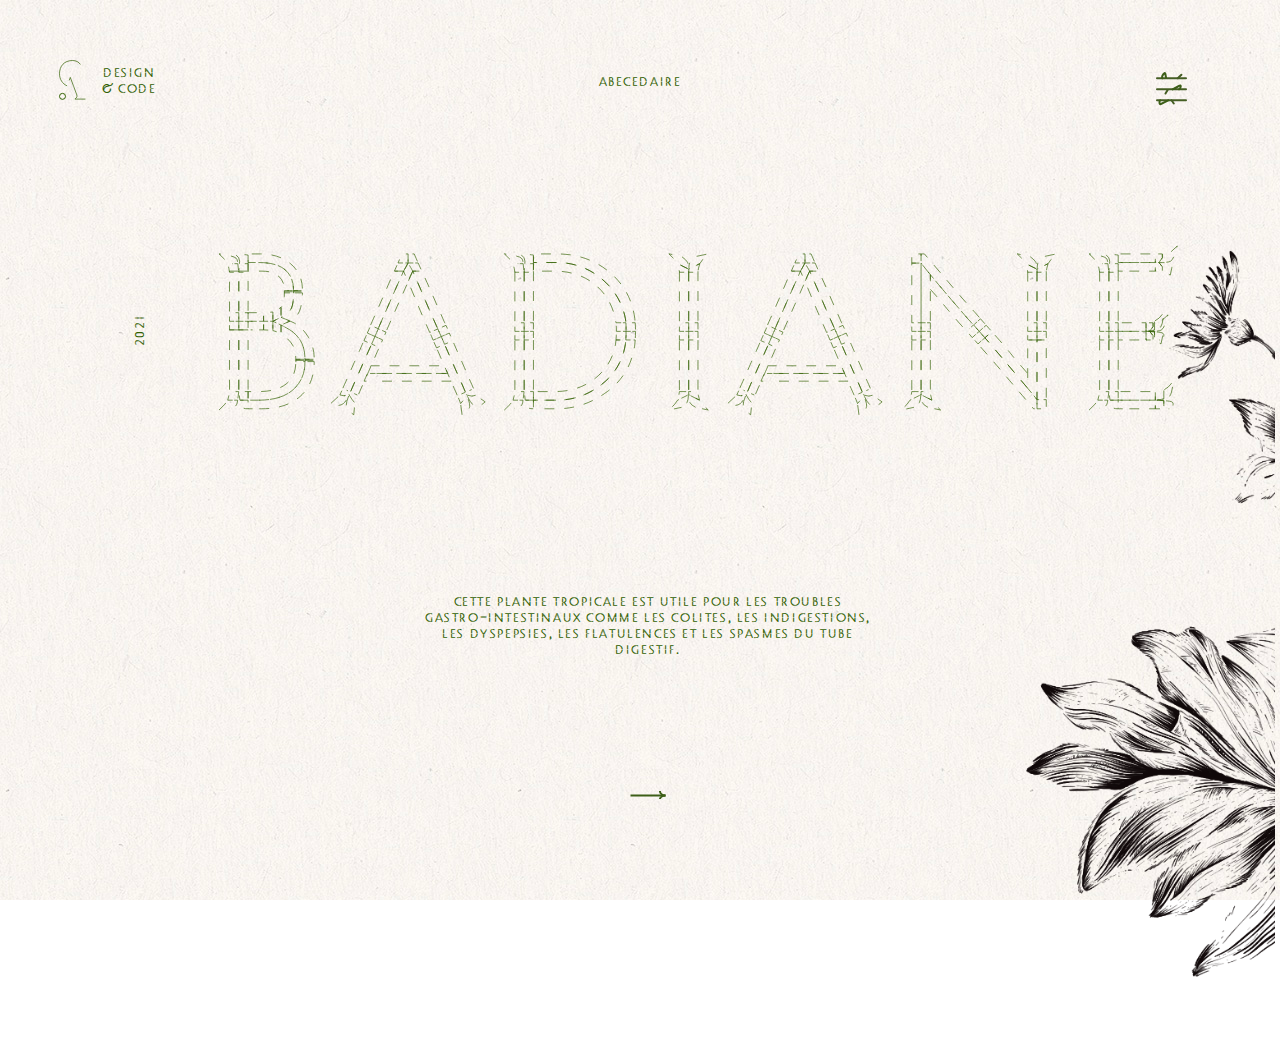
<file: b.html>
<!DOCTYPE html>
<html lang="fr" dir="ltr">
  <head>
    <meta charset="utf-8">
    <link rel="stylesheet" href="css/master.css">
    <link rel="stylesheet" href="css/letter.css">
    <link rel="shorcut icon" type="image/png" href="images/favicon.png" />
    <title>letter b</title>
  </head>
  <body >
    <header>
      <div class="logo">
        <svg xmlns="http://www.w3.org/2000/svg" width="26.829" height="39.859" viewBox="0 0 26.829 39.859">
          <g id="Groupe_86" data-name="Groupe 86" transform="translate(-112.5 -116.071)">
            <g id="C" transform="translate(-119.51 -80.559)">
              <circle id="Ellipse_4" data-name="Ellipse 4" cx="2.99" cy="2.99" r="2.99" transform="translate(232.51 230.009)" fill="none" stroke="#306000" stroke-width="1"/>
              <path id="Tracé_491" data-name="Tracé 491" d="M325.029,330.6h0s-3.771-.967-4.863-3.906l-3.007-8.081-.293-.792-.119-.319-.323-.871-4.591-12.349h-.261l-3.872,10.5.126.2L310,309.08l3.134,8.406.325.871.1.27.32.859,2.687,7.208c.911,2.448-1.922,3.9-1.922,3.9h0v.188h10.385v-.19h0Z" transform="translate(-66.687 -95.033)" fill="none" stroke="#306000" stroke-width="1"/>
              <path id="Tracé_492" data-name="Tracé 492" d="M399.208,380.133l-.384-.163a8.555,8.555,0,0,1-3.474,4.188l.137.334A9.3,9.3,0,0,0,399.208,380.133Z" transform="translate(-144.425 -162.163)" fill="none" stroke="#306000" stroke-width="1"/>
              <path id="Tracé_493" data-name="Tracé 493" d="M237.589,210.381c0-5.334.768-13.034,8.029-13.034a9.792,9.792,0,0,1,2.193.235,7.338,7.338,0,0,1,1.745.632,5.8,5.8,0,0,1,1.3.918c.113.107.226.226.329.339a1.212,1.212,0,0,1,.257.38,1.752,1.752,0,0,1,.089.541,2.4,2.4,0,0,1-.172.934,2.123,2.123,0,0,1-.805,1c-1.282.822-2.413,1.337-2.413,3.129a3.179,3.179,0,0,0,6.349.226,5.471,5.471,0,0,0,.036-.634c0-4.729-4.015-7.916-8.91-7.916-8.412,0-13.089,5.61-13.089,13.254,0,7.738,5.643,13.231,13.317,13.251l-.1-.276C239.322,223.238,237.589,215.675,237.589,210.381Z" transform="translate(-0.018)" fill="none" stroke="#306000" stroke-width="1"/>
            </g>
          </g>
        </svg>


        <p id="baselinelogo">Design<br/> & code</p>
      </div>

      <div class="abecedaire">
        <p>Abecedaire</p>
      </div>

      <div class="burger-menu">
        <a href="#main-menu" class="menu-toggle">
          <svg xmlns="http://www.w3.org/2000/svg" width="31.026" height="34.151" viewBox="0 0 31.026 34.151">
            <g id="Groupe_45" data-name="Groupe 45" transform="translate(-1774.154 -113.677)">
              <g id="Groupe_44" data-name="Groupe 44">
                <path id="Tracé_494" data-name="Tracé 494" d="M6657.154,217.9h29.026" transform="translate(-4882 -98)" fill="none" stroke="#455e24" stroke-linecap="round" stroke-width="2"/>
                <path id="Tracé_497" data-name="Tracé 497" d="M6677.956,217.9l3.623-3.48" transform="translate(-4882 -98)" fill="none" stroke="#455e24" stroke-linecap="round" stroke-width="2"/>
                <path id="Tracé_500" data-name="Tracé 500" d="M6662.622,217.9s-1.136-1.7,1.084-4.233,1.645.325,2.454,3.382" transform="translate(-4882 -98)" fill="none" stroke="#3d5f18" stroke-linecap="round" stroke-width="2"/>
              </g>
              <g id="Groupe_43" data-name="Groupe 43" transform="translate(0 -2)">
                <path id="Tracé_495" data-name="Tracé 495" d="M6657.154,217.9h29.026" transform="translate(-4882 -85)" fill="none" stroke="#455e24" stroke-linecap="round" stroke-width="2"/>
                <path id="Tracé_498" data-name="Tracé 498" d="M6667.807,231.723l-2.155,3.514" transform="translate(-4882 -98)" fill="none" stroke="#455e24" stroke-linecap="round" stroke-width="2"/>
                <path id="Tracé_501" data-name="Tracé 501" d="M6663.256,220.733s.065-4.607-.134-7.371,2.351-1.377,3.16,1.68" transform="matrix(0.469, 0.883, -0.883, 0.469, -1139.42, -5854.126)" fill="none" stroke="#3d5f18" stroke-linecap="round" stroke-width="2"/>
              </g>
              <g id="Groupe_42" data-name="Groupe 42" transform="translate(0 -4)">
                <path id="Tracé_496" data-name="Tracé 496" d="M6657.154,217.9h29.026" transform="translate(-4882 -72)" fill="none" stroke="#455e24" stroke-linecap="round" stroke-width="2"/>
                <path id="Tracé_499" data-name="Tracé 499" d="M6672.349,244.776l2.292,3.256" transform="translate(-4882.683 -98.871)" fill="none" stroke="#455e24" stroke-linecap="round" stroke-width="2"/>
                <path id="Tracé_502" data-name="Tracé 502" d="M6662.832,220.782s.454-6.074.289-7.916,2.96-1.192,3.631.846" transform="translate(4823.519 6080.52) rotate(-119)" fill="none" stroke="#3d5f18" stroke-linecap="round" stroke-width="2"/>
              </g>
            </g>
          </svg>

        </a>
        <nav id="main-menu" class="main-menu">
          <a href="#main-menu-toggle" class="menu-close">
            <img alt="menu fermé" src="images/burger-menu-close.svg"/>
          </a>
          <ul>
            <li><a href="index.html">Accueil</a></li>
            <li><a href="#">Phytotherapie</a></li>
            <li><a href="#">Plantes aromatiques</a></li>
            <li><a href="#">Informations</a></li>
          </ul>
        </nav>
          <a href="#main-menu-toggle" class="backdrop" hidden></a>
      </div>
    </header>

<main>
    <div class="outer-wrapper">
      <div class="wrapper">

        <div class="slide one">

          <div class="date-page-plante">
            <p>2021</p>
          </div>

          <svg class="nom-plante" xmlns="http://www.w3.org/2000/svg" width="1453.4" height="258.654" viewBox="0 0 1453.4 258.654">
            <path id="Tracé_538" data-name="Tracé 538" d="M-697.215-26.051h7.027v-93.406h-14.054v93.406Zm0-119.457h7.027v-62.9h-14.054v62.9Zm14.054,119.457h7.027v-93.406h-14.054v93.406Zm0-119.457h7.027v-62.9h-14.054v62.9Zm68.726-33.42h7.027V-180.3q0-19.367-12.768-30.25t-39.676-10.883h-16.282v13.025h21.081q16.453,0,25.108,7.541t8.655,20.566v1.371Zm-54.844,165.9h8.912q34.792,0,52.53-16.025t17.739-40.7v-1.714h-13.882v1.885q0,20.4-14.482,31.964t-41.9,11.569h-15.768v13.025Zm68.555-165.9h6.855v-2.4q-.343-23.309-17.91-38.219t-45.846-14.911h-18.51v13.025h16.282q26.908,0,39.676,10.883t12.768,30.25v1.371ZM-669.279,0h13.54q37.191,0,58.443-18.767t21.252-51.673v-1.028H-590.1v1.714q0,24.68-17.739,40.7t-52.53,16.025h-15.768V0Zm0-119.457h16.625v-13.025h-23.48v13.025Zm0-13.025h16.625v-13.025h-23.48v13.025Zm51.93-10.969a24.443,24.443,0,0,0,8.312-13.282,69.313,69.313,0,0,0,1.628-14.825V-175.5h-13.882v5.142q0,5.313-.086,6.256t-1.285,6.256l-3.6,4.285v15.082Zm20.4,68.555h6.855V-76.61q0-15.6-7.113-27.165t-20.652-18.6l-8.4-4.456v13.711l5.656,3.942a40.1,40.1,0,0,1,12.6,13.968q4.028,7.8,4.028,18.938V-74.9Zm-10.969-60.671a30.163,30.163,0,0,0,11.312-17.481,96.746,96.746,0,0,0,2.742-20.738V-175.5h-13.54v3.771a70.09,70.09,0,0,1-1.628,15,24.443,24.443,0,0,1-8.312,13.282l-8.912,4.97,6.684,2.742,6.855,2.914ZM-583.071-74.9h7.027V-76.61a60.611,60.611,0,0,0-9.426-32.735q-9.426-15.082-22.623-21.423l-4.627-2.057-6.855,3.085-6.684,2.914,8.4,4.456q13.54,7.027,20.652,18.6t7.113,26.993V-74.9Zm-31.364-100.6h7.027v-1.714h-13.882v1.714Zm0-1.714h7.027v-1.714h-13.882v1.714Zm17.481,105.746h6.855v-1.714h-13.882v1.714Zm0-1.714h6.855V-74.9h-13.882v1.714ZM-600.724-175.5h6.855v-1.714h-13.54v1.714Zm0-1.714h6.855v-1.714h-13.54v1.714Zm17.653,105.746h7.027v-1.714H-590.1v1.714Zm0-1.714h7.027V-74.9H-590.1v1.714Zm-114.144-46.274h7.027v-13.025h-14.054v13.025Zm0-13.025h7.027v-13.025h-14.054v13.025Zm14.054,13.025h7.027v-13.025h-14.054v13.025Zm0-13.025h7.027v-13.025h-14.054v13.025ZM-704.756-.857Q-696.7-2.571-694.9-4.37a10.137,10.137,0,0,0,2.485-5.4l.514-3.256h-15.082l-4.627,6.513-8.569,8.4Zm5.656-12.168h7.2l1.371-10.969.171-2.057h-13.882l-1.028,6.17-1.714,6.855ZM-676.477,0h.343V-13.025h-12.34l.514,3.428q.857,5.656,3.171,7.627T-676.477,0Zm-6.684-13.025h7.027V-26.051h-14.054l.171,2.057,1.542,10.969Zm-14.054-193.667h6.855l-.171-2.057-1.2-10.969h-15.253l1.714,6.855,1.028,6.17Zm-1.885-13.025h7.37l-.343-2.914a7.658,7.658,0,0,0-2.4-5.484q-2.228-2.057-10.283-3.771l-15.425-2.742,8.569,8.4,4.627,6.513Zm15.939,13.025h7.027v-13.025H-689.16l-.857,10.969-.171,2.057Zm0-13.025h7.027v-13.025h-.343q-22.28-3.256-17.567.171a11.635,11.635,0,0,1,5.056,9.083l-.171,3.771Zm37.705,100.6,6.855.686v-14.054h-14.054v13.025Zm-.171-13.368h7.027v-14.054l-7.027.686-7.027.343v13.025Zm12.854,15.939,6.513,3.428v-13.711l-5.656-2.571-6.684-3.085v14.054Zm.857-19.2,5.656-2.742v-15.082l-6.341,4.285-6,2.742v14.054Zm0,6.341,5.656,2.571,6.341-2.742,7.2-3.256-7.2-3.085-6.341-2.571-5.656,2.742-6.684,3.256Zm148.654,87.579h114.486l-2.571-5.827-2.571-5.827H-495.431L-498-47.646l-2.571,5.827Zm0-11.654h109.345l-2.571-5.827-2.571-5.827h-111.23L-492.86-59.3l-2.571,5.827Zm-1.885-70.44,6,2.742,2.057-4.97q13.54-30.85,20.138-45.932t12.083-26.908l4.113-9.426h-13.882l-2.057,4.456q-3.771,8.055-9.94,22.623t-21.595,49.017l-2.571,6Zm11.826,5.313,5.656,2.742,2.742-6.341q13.711-31.364,19.881-44.989t9.255-20.823l1.885-4.456-3.428-7.712-3.428-8.227-4.113,9.426q-5.484,11.826-12.083,26.908t-20.138,45.932l-2.057,4.97Zm90.835-4.97,5.827-2.571-2.057-4.627q-12.683-28.793-19.024-43.447t-13.368-29.907l-2.057-4.285h-13.711l5.313,12.168q6,13.54,12.168,28.45t18.338,41.99l2.228,4.97ZM-395-118.257l6.17-2.571-2.228-4.97q-12.168-27.079-18.338-41.99t-12.168-28.45l-5.313-12.168-3.771,8.055-3.256,7.884,1.885,4.456q3.256,7.37,9,21.423t19.624,45.932l2.228,5.142Zm-52.616-90.149h6.855l3.428-6,3.428-6.341h-15.253l-2.742,6.17-2.742,6.17Zm5.827-12.34h7.884v-13.711h-9.255l-2.914,6.684-3.085,7.027Zm4.456,20.566,3.428,7.712,3.428-7.884,3.6-8.055-3.256-5.827-3.771-6.513-3.428,6.341-3.428,6Zm17.139-8.227h7.027l-2.742-6.17-2.742-6.17H-433.9l3.771,6.513,3.256,5.827Zm-5.827-12.34h7.37l-3.085-7.027-2.914-6.684H-433.9v13.711Zm-89.464,197.78-5.656-2.571-.686,1.2-1.371,3.085,4.113,6.684,4.627,5.827,2.228-5.827,2.571-5.827Zm-3.6,8.4-4.113-6.684.171-.171q-4.8,10.969-4.456,16.367t5.313,9.512l6,4.627,1.714-17.824Zm-7.884-13.54-5.827-2.571-2.571,5.827-1.714,3.942,6.341,1.2,7.541-1.542,1.371-3.085.686-1.2Zm-3.771,8.4-6.341-1.2-.514.514L-552.16-6.855l7.2,1.371q8.227,1.542,12.94-2.314t9-13.625l-.171.171Zm57.586-98.89-5.827-2.571-2.571,5.827-2.571,5.827,5.827,2.571,5.827,2.571,2.571-5.827,2.571-5.827Zm-5.142,11.654-5.827-2.571-2.4,5.827-2.571,5.656,5.656,2.571,5.827,2.571,2.571-5.827,2.571-5.656Zm-6.341-16.8-5.827-2.571-2.571,5.827-2.571,5.827,5.827,2.571,5.656,2.571,2.571-5.827,2.571-5.827Zm-5.142,11.654-5.827-2.571-2.571,5.827-2.571,5.656,5.827,2.571,5.827,2.571,2.571-5.656,2.4-5.827Zm6.341,16.625-5.656-2.571-2.571,5.827q-2.571,5.827-4.113,9.169t-9.6,21.68q-7.712,17.31-9.169,20.566t-4.028,9.255l-2.571,6,5.656,2.571,5.827,2.571,2.742-6q2.571-6,4.028-9.169t9.169-20.652q7.884-18,9.426-21.509t4.113-9.341l2.571-5.827Zm-11.483-5.142-5.827-2.571-2.571,5.827q-2.571,5.827-4.028,9.169t-9.683,21.68q-7.541,17.31-9,20.566t-4.2,9.255l-2.571,6,5.827,2.571,5.827,2.571,2.571-6q2.571-6,4.028-9.169t9.169-20.652q7.884-18,9.512-21.509t4.2-9.341l2.571-5.827Zm153.905,73.011-6,2.571.514,1.2,1.371,3.085,7.884,1.542,6.855-1.542L-332.1-24.68l-2.571-5.656Zm3.771,8.4-7.884-1.542L-343.582-18q3.771,8.4,8.741,12.683t11.826-.514l5.827-4.627-11.483-8.055-1.714-2.228Zm-15.939-3.256-6,2.742,2.571,5.827,2.228,6,4.97-6,4.285-6.855-1.371-3.085-.514-1.2Zm3.771,8.569-4.97,6L-352.152,9.6l6-4.627q4.97-4.113,5.57-8.655T-344.1-17.653l-1.028-3.085Zm-23.137-86.379-6.17,2.571,2.571,5.827q2.571,6,4.113,9.341t9.426,21.852q7.541,17.31,9,20.481t4.028,9.169l2.571,6,6.17-2.742,6.17-2.571-2.571-6q-2.742-6-4.113-9.169t-8.912-20.652q-7.884-18-9.426-21.509t-4.113-9.512L-366.377-103Zm-12.168,5.313-6.17,2.742,2.571,5.656q2.571,6,4.028,9.426t9.512,21.766q7.541,17.31,8.912,20.481t4.113,9.169l2.571,6,6-2.742,6.17-2.571-2.571-6q-2.571-6-3.942-9.169t-9.083-20.481q-7.884-18.167-9.426-21.68t-4.113-9.512l-2.571-5.827Zm2.057-28.622-6.17,2.742,2.571,5.827,2.571,5.656,6.17-2.571,6-2.742-2.4-5.827-2.571-5.827Zm5.142,11.654-6.17,2.571,2.571,5.827,2.4,5.827,6.17-2.571,6.17-2.742-2.571-5.827-2.571-5.827ZM-395-118.257l-6,2.742,2.571,5.827,2.4,5.827,6.17-2.742,6.17-2.742L-386.258-115l-2.571-5.827Zm5.142,11.654-6.17,2.742,2.571,5.827,2.571,5.827,6.17-2.742,6-2.742-2.4-5.827-2.571-5.827ZM-237.432,0h28.622q41.3,0,76.524-26.051t41.561-70.611l.686-7.541h-14.225l-.686,6.684q-6,37.362-36.248,60.928t-67.783,23.566h-35.134V0Zm0-13.025h28.45q37.534,0,67.783-23.566t36.248-60.928l.686-6.684h-14.911l-.686,6.17q-5.142,31.021-30.25,51.5t-62.128,20.481h-31.878v13.025ZM-96.724-130.254h6.684l-.686-6.684q-5.656-42.847-38.562-70.183t-79.523-27.336h-35.306v13.025h35.134a103.619,103.619,0,0,1,67.1,23.823,102.415,102.415,0,0,1,36.934,60.842l.857,6.513Zm-14.568,0h7.2l-.857-6.513a102.415,102.415,0,0,0-36.934-60.842,103.619,103.619,0,0,0-67.1-23.823h-35.134v13.025h31.878q36.334,0,61.014,20.138t30.85,51.844l1.2,6.17ZM-265.2-104.2h7.027v-13.025h-14.054V-104.2Zm0-13.025h7.027v-13.025h-14.054v13.025Zm14.054,13.025h7.027v-13.025H-258.17V-104.2Zm0-13.025h7.027v-13.025H-258.17v13.025ZM-265.2-130.254h7.027v-78.152h-14.054v78.152Zm14.054,0h7.027v-78.152H-258.17v78.152ZM-265.2-26.051h7.027V-104.2h-14.054v78.152Zm14.054,0h7.027V-104.2H-258.17v78.152ZM-265.2-206.692h6.855l-.171-2.057-1.2-10.969h-15.253l1.714,6.855,1.028,6.17Zm-1.885-13.025h7.37l-.343-2.914a7.658,7.658,0,0,0-2.4-5.484q-2.228-2.057-10.283-3.771l-15.425-2.742,8.569,8.4,4.627,6.513Zm15.939,13.025h7.027v-13.025h-13.025L-258-208.749l-.171,2.057Zm0-13.025h7.027v-13.025h-.343q-22.28-3.256-17.567.171a11.635,11.635,0,0,1,5.056,9.083l-.171,3.771ZM-272.738-.857q8.055-1.714,9.855-3.513a10.137,10.137,0,0,0,2.485-5.4l.514-3.256h-15.082l-4.627,6.513-8.569,8.4Zm5.656-12.168h7.2l1.371-10.969.171-2.057h-13.882l-1.028,6.17-1.714,6.855ZM-244.459,0h.343V-13.025h-12.34l.514,3.428q.857,5.656,3.171,7.627T-244.459,0Zm-6.684-13.025h7.027V-26.051H-258.17l.171,2.057,1.542,10.969ZM-111.634-104.2h7.37l.343-6.513v-6.513H-118.49l-.171,6.513-.514,6.513Zm.343-13.025h7.37v-6.513l-.171-6.513h-15.082l.514,6.513.171,6.513ZM-97.067-104.2h7.027l.343-6.513.171-6.513h-14.4v6.513l-.343,6.513Zm.343-13.025h7.2l-.171-6.513-.343-6.513h-14.054l.171,6.513v6.513ZM-16.11-104.2h7.027v-13.025H-23.137V-104.2Zm0-13.025h7.027v-13.025H-23.137v13.025ZM-2.057-104.2H4.97v-13.025H-9.083V-104.2Zm0-13.025H4.97v-13.025H-9.083v13.025ZM-16.11-130.254h7.027v-78.152H-23.137v78.152Zm14.054,0H4.97v-78.152H-9.083v78.152ZM-16.11-26.051h7.027V-104.2H-23.137v78.152Zm14.054,0H4.97V-104.2H-9.083v78.152ZM-19.881-2.228q6-2.571,8.141-7.027A23.051,23.051,0,0,0-9.6-19.367v-2.4L-11.14-20.4l-14.739,7.37-4.627,6.513-8.569,8.4ZM-11.14-20.4-9.6-21.766l.171-2.228.171-2.057H-23.137l-1.028,6.17-1.714,6.855ZM1.371-2.228l19.2,4.113L12-6.513,7.37-13.025-7.37-20.4l-1.542-1.371v2.4a26.4,26.4,0,0,0,1.542,9.6Q-5.827-5.827,1.371-2.228ZM-7.37-20.4,7.37-13.025,5.656-19.881l-1.028-6.17H-9.255l.171,2.057.171,2.228Zm-8.569-186.3h6.855l-.171-2.057-.171-2.228-1.542-1.371-14.911-7.37,1.714,6.855,1.2,6.17Zm4.97-5.656,1.542,1.371v-2.4q0-5.656-1.542-8.655t-8.741-8.484l-19.367-4.113,8.569,8.4,4.627,6.513Zm8.741,5.656H4.8l1.028-6.17,1.885-6.855L-7.2-212.348l-1.542,1.371-.171,2.228-.171,2.057Zm-4.97-5.656,14.911-7.37,4.627-6.513,8.569-8.4L1.542-230.515q-7.2,5.484-8.741,8.484t-1.542,8.655v2.4ZM117.633-41.818H232.119l-2.571-5.827-2.571-5.827H105.465l-2.571,5.827-2.571,5.827Zm0-11.654H226.978L224.407-59.3l-2.571-5.827H110.606L108.035-59.3l-2.571,5.827Zm-1.885-70.44,6,2.742,2.057-4.97q13.54-30.85,20.138-45.932t12.083-26.908l4.113-9.426H146.255L144.2-203.95q-3.771,8.055-9.94,22.623t-21.595,49.017l-2.571,6Zm11.826,5.313,5.656,2.742,2.742-6.341q13.711-31.364,19.881-44.989t9.255-20.823l1.885-4.456-3.428-7.712-3.428-8.227-4.113,9.426q-5.484,11.826-12.083,26.908T123.8-126.141l-2.057,4.97Zm90.835-4.97,5.827-2.571-2.057-4.627q-12.683-28.793-19.024-43.447t-13.368-29.907l-2.057-4.285H174.019l5.313,12.168q6,13.54,12.168,28.45t18.338,41.99l2.228,4.97ZM205.9-118.257l6.17-2.571-2.228-4.97q-12.168-27.079-18.338-41.99t-12.168-28.45l-5.313-12.168-3.771,8.055-3.256,7.884,1.885,4.456q3.256,7.37,9,21.423T197.5-120.656l2.228,5.142Zm-52.616-90.149h6.855l3.428-6,3.428-6.341H151.739L149-214.576l-2.742,6.17Zm5.827-12.34h7.884v-13.711h-9.255l-2.914,6.684-3.085,7.027Zm4.456,20.566,3.428,7.712,3.428-7.884,3.6-8.055-3.256-5.827-3.771-6.513-3.428,6.341-3.428,6Zm17.139-8.227h7.027l-2.742-6.17-2.742-6.17H166.992l3.771,6.513,3.256,5.827Zm-5.827-12.34h7.37l-3.085-7.027-2.914-6.684h-9.255v13.711ZM85.412-22.966l-5.656-2.571-.686,1.2L77.7-21.252l4.113,6.684,4.627,5.827,2.228-5.827L91.239-20.4Zm-3.6,8.4L77.7-21.252l.171-.171q-4.8,10.969-4.456,16.367t5.313,9.512l6,4.627L86.441-8.741Zm-7.884-13.54L68.1-30.678l-2.571,5.827-1.714,3.942,6.341,1.2L77.7-21.252l1.371-3.085.686-1.2Zm-3.771,8.4-6.341-1.2L63.3-20.4,48.736-6.855l7.2,1.371Q64.16-3.942,68.873-7.8t9-13.625l-.171.171Zm57.586-98.89-5.827-2.571-2.571,5.827-2.571,5.827,5.827,2.571,5.827,2.571L131-110.2l2.571-5.827ZM122.6-106.945l-5.827-2.571-2.4,5.827-2.571,5.656,5.656,2.571,5.827,2.571,2.571-5.827,2.571-5.656Zm-6.341-16.8-5.827-2.571-2.571,5.827-2.571,5.827,5.827,2.571,5.656,2.571,2.571-5.827,2.571-5.827Zm-5.142,11.654-5.827-2.571-2.571,5.827-2.571,5.656,5.827,2.571,5.827,2.571,2.571-5.656,2.4-5.827Zm6.341,16.625-5.656-2.571-2.571,5.827q-2.571,5.827-4.113,9.169t-9.6,21.68q-7.712,17.31-9.169,20.566t-4.028,9.255l-2.571,6,5.656,2.571L91.239-20.4l2.742-6q2.571-6,4.028-9.169t9.169-20.652q7.884-18,9.426-21.509t4.113-9.341l2.571-5.827ZM105.979-100.6l-5.827-2.571-2.571,5.827q-2.571,5.827-4.028,9.169T83.87-66.5q-7.541,17.31-9,20.566t-4.2,9.255l-2.571,6,5.827,2.571,5.827,2.571,2.571-6q2.571-6,4.028-9.169t9.169-20.652q7.884-18,9.512-21.509t4.2-9.341l2.571-5.827ZM259.884-27.593l-6,2.571.514,1.2,1.371,3.085,7.884,1.542,6.855-1.542L268.8-24.68l-2.571-5.656Zm3.771,8.4-7.884-1.542L257.313-18q3.771,8.4,8.741,12.683t11.826-.514l5.827-4.627L272.224-18.51l-1.714-2.228Zm-15.939-3.256-6,2.742,2.571,5.827,2.228,6,4.97-6,4.285-6.855L254.4-23.823l-.514-1.2Zm3.771,8.569-4.97,6L248.744,9.6l6-4.627q4.97-4.113,5.57-8.655T256.8-17.653l-1.028-3.085Zm-23.137-86.379-6.17,2.571,2.571,5.827q2.571,6,4.113,9.341t9.426,21.852q7.541,17.31,9,20.481t4.028,9.169l2.571,6,6.17-2.742,6.17-2.571-2.571-6q-2.742-6-4.113-9.169t-8.912-20.652q-7.884-18-9.426-21.509t-4.113-9.512L234.519-103ZM216.18-94.948l-6.17,2.742,2.571,5.656q2.571,6,4.028,9.426t9.512,21.766q7.541,17.31,8.912,20.481t4.113,9.169l2.571,6,6-2.742,6.17-2.571-2.571-6q-2.571-6-3.942-9.169t-9.083-20.481q-7.884-18.167-9.426-21.68t-4.113-9.512l-2.571-5.827Zm2.057-28.622-6.17,2.742L214.638-115l2.571,5.656,6.17-2.571,6-2.742-2.4-5.827-2.571-5.827Zm5.142,11.654-6.17,2.571,2.571,5.827,2.4,5.827,6.17-2.571,6.17-2.742-2.571-5.827-2.571-5.827ZM205.9-118.257l-6,2.742,2.571,5.827,2.4,5.827,6.17-2.742,6.17-2.742L214.638-115l-2.571-5.827Zm5.142,11.654-6.17,2.742,2.571,5.827,2.571,5.827,6.17-2.742,6-2.742-2.4-5.827-2.571-5.827Zm138.542-23.651h7.2v-72.839l-6.855-8.4-7.2-9.083v90.321Zm77.981-1.371,5.313-4.627-7.884-8.912Q410.252-161.1,395.6-178.328t-35.563-41.733l-12.168-14.4h-5.142v13.882l7.2,9.083q16.967,20.909,33.42,40.19t30.678,35.563l8.227,8.912ZM514.8,0h3.428V-13.882L510.17-23.994q-6-7.027-27.422-32.478T447.1-98.719l-7.712-8.741-5.313,4.627L428.762-98.2l7.712,8.741q14.739,16.453,29.136,33.506T500.915-14.4L513.084,0ZM510.17-23.994l8.055,10.112V-104.2H504.172v73.182ZM335.527-130.254h7.2v-90.321H328.672v90.321Zm81.237,8.055,5.484-4.627-8.227-8.912q-14.054-16.282-20.909-24.251T375.46-180.642l-18.681-22.452V-180.9q0-.086,7.712,8.655,10.455,12.168,17.653,20.995T403.4-126.655l8.227,9.083Zm87.407,77.467V-53.3l-7.712-8.912q-10.8-12.168-17.739-20.995t-20.995-24.765l-7.884-8.912-5.484,4.97-4.97,4.456,7.712,8.741q14.225,16.8,20.995,24.851T491.489-46.1l12.683,15.082Zm21.081,30.85h7.027V-104.2H518.225v90.321ZM335.7-220.575h7.027v-13.882H328.672v13.882ZM525.252,0h7.027V-13.882H518.225V0ZM331.928-2.228q6-2.571,8.141-7.027a23.051,23.051,0,0,0,2.142-10.112v-2.4L340.669-20.4l-14.739,7.37L321.3-6.513l-8.569,8.4ZM340.669-20.4l1.542-1.371.171-2.228.171-2.057H328.672l-1.028,6.17-1.714,6.855ZM353.18-2.228l19.2,4.113-8.569-8.4-4.627-6.513L344.439-20.4,342.9-21.766v2.4a26.4,26.4,0,0,0,1.542,9.6Q345.982-5.827,353.18-2.228ZM344.439-20.4l14.739,7.37-1.714-6.855-1.028-6.17H342.554l.171,2.057.171,2.228Zm166.931-186.3h6.855l-.171-2.057-.171-2.228-1.542-1.371-14.911-7.37,1.714,6.855,1.2,6.17Zm4.97-5.656,1.542,1.371v-2.4q0-5.656-1.542-8.655t-8.741-8.484l-19.367-4.113,8.569,8.4,4.627,6.513Zm8.741,5.656h7.027l1.028-6.17,1.885-6.855-14.911,7.37-1.542,1.371-.171,2.228-.171,2.057Zm-4.97-5.656,14.911-7.37,4.627-6.513,8.569-8.4-19.367,4.113q-7.2,5.484-8.741,8.484t-1.542,8.655v2.4ZM335.7-26.051h7.027V-104.2H328.672v78.152Zm14.054,0h7.027V-104.2H342.725v78.152ZM511.2-130.254h7.027v-78.152H504.172v78.152Zm14.054,0h7.027v-78.152H518.225v78.152ZM335.7-104.2h7.027v-13.025H328.672V-104.2Zm0-13.025h7.027v-13.025H328.672v13.025ZM349.752-104.2h7.027v-13.025H342.725V-104.2Zm0-13.025h7.027v-13.025H342.725v13.025ZM511.2-104.2h7.027v-13.025H504.172V-104.2Zm0-13.025h7.027v-13.025H504.172v13.025ZM525.252-104.2h7.027v-13.025H518.225V-104.2Zm0-13.025h7.027v-13.025H518.225v13.025Zm-91.178,14.4,5.313-4.627-4.285-4.8-4.285-4.97-5.313,4.627-5.313,4.8,4.456,4.8,4.285,4.8Zm-8.569-9.769,5.313-4.627-4.285-4.8L422.249-127l-5.313,4.627-5.313,4.8,4.285,4.8,4.285,4.97Zm19.2.514,5.313-4.627-4.456-4.97-4.285-4.8-5.142,4.627-5.313,4.627,4.285,4.97,4.285,4.8Zm-8.569-9.769,5.142-4.627-4.285-4.97-4.285-4.8-5.313,4.627L422.249-127l4.285,4.97,4.285,4.8ZM648.027,0h49.359V-13.025H641.171V0Zm0-13.025h49.359V-26.051H641.171v13.025Zm0-91.178h35.306v-13.025H641.171V-104.2Zm0-13.025h35.306v-13.025H641.171v13.025Zm0-91.178h49.359v-13.025H641.171v13.025Zm0-13.025h49.359v-13.025H641.171v13.025ZM620.091-104.2h7.027v-13.025H613.064V-104.2Zm0-13.025h7.027v-13.025H613.064v13.025ZM634.145-104.2h7.027v-13.025H627.118V-104.2Zm0-13.025h7.027v-13.025H627.118v13.025Zm-14.054-13.025h7.027v-78.152H613.064v78.152Zm14.054,0h7.027v-78.152H627.118v78.152Zm-14.054,104.2h7.027V-104.2H613.064v78.152Zm14.054,0h7.027V-104.2H627.118v78.152ZM620.091-206.692h6.855l-.171-2.057-1.2-10.969H610.322l1.714,6.855,1.028,6.17Zm-1.885-13.025h7.37l-.343-2.914a7.658,7.658,0,0,0-2.4-5.484q-2.228-2.057-10.283-3.771l-15.425-2.742,8.569,8.4,4.627,6.513Zm15.939,13.025h7.027v-13.025H628.146l-.857,10.969-.171,2.057Zm0-13.025h7.027v-13.025h-.343q-22.28-3.256-17.567.171a11.635,11.635,0,0,1,5.056,9.083l-.171,3.771ZM612.55-.857q8.055-1.714,9.855-3.513a10.137,10.137,0,0,0,2.485-5.4l.514-3.256H610.322l-4.627,6.513-8.569,8.4Zm5.656-12.168h7.2l1.371-10.969.171-2.057H613.064l-1.028,6.17-1.714,6.855ZM640.829,0h.343V-13.025h-12.34l.514,3.428q.857,5.656,3.171,7.627T640.829,0Zm-6.684-13.025h7.027V-26.051H627.118l.171,2.057,1.542,10.969ZM704.413,0h5.827V-12.34l-10.969-.686h-1.885V0Zm-6.17-13.025h1.028l10.969-1.885V-28.45l-5.827,1.885-7.027.514v13.025ZM718.467,0h4.97l.857-6.684q.514-4.113-5.4-4.8t-8.655-.857l-10.969-.686,10.969.686V0ZM710.24-14.911q5.484-1.2,7.712-2.828t3.942-7.627l3.6-17.481-8.4,9.769L710.24-28.45v13.54l-10.969,1.885ZM690.359-104.2h5.827v-12.34l-10.969-.686h-1.885V-104.2Zm-6.17-13.025h1.028l10.969-1.885v-13.54l-5.827,1.885-7.027.514v13.025ZM704.413-104.2h4.97l.857-6.684q.514-4.113-5.4-4.8t-8.655-.857l-10.969-.686,10.969.686v12.34Zm-8.227-14.911q5.484-1.2,7.712-2.828t3.942-7.627l3.6-17.481-8.4,9.769-6.855,4.627v13.54l-10.969,1.885Zm2.571-89.292h9.255v-6.513l-5.142-6.513h-5.484v13.025Zm0-13.025h4.113l5.142-7.2v-5.827H697.386v13.025Zm10.455,13.025,10.8,6,2.228-10.455q.857-3.942-1.628-6.256t-16.71-2.314h-1.028l5.142,6.513v6.513ZM703.9-221.432q13.2,0,16.367-1.885t5.056-7.027l5.313-16.11-13.025,12h-9.6v5.827l-5.142,7.2ZM684.7-104.2h9.255v-6.513l-5.142-6.513h-5.484V-104.2Zm0-13.025h4.113l5.142-7.2v-5.827H683.333v13.025ZM695.158-104.2l10.8,6,2.228-10.455q.857-3.942-1.628-6.256t-16.71-2.314h-1.028l5.142,6.513v6.513Zm-5.313-13.025q13.2,0,16.367-1.885t5.056-7.027l5.313-16.11-13.025,12h-9.6v5.827l-5.142,7.2Z" transform="translate(721.687 248.127)" fill="none" stroke="#306000" stroke-width="1"/>
          </svg>



            <p class="paragraphe-texte">Cette plante tropicale est utile pour les troubles gastro-intestinaux comme les colites, les indigestions, les dyspepsies, les flatulences et les spasmes du tube digestif.</p>

            <svg class="fleche-horizontal" xmlns="http://www.w3.org/2000/svg" width="35.024" height="8.671" viewBox="0 0 35.024 8.671">
              <g id="Groupe_10" data-name="Groupe 10" transform="translate(0 8.638) rotate(-90)">
                <path id="Tracé_1" data-name="Tracé 1" d="M0,0V35.024" transform="translate(4.223)" fill="none" stroke="#3d5f18" stroke-width="2"/>
                <path id="Tracé_2" data-name="Tracé 2" d="M0,0S4.2.139,4.223,5.546" transform="translate(0 29.423)" fill="none" stroke="#3d5f18" stroke-width="2"/>
                <path id="Tracé_3" data-name="Tracé 3" d="M4.383,0S.027.139,0,5.546" transform="translate(4.223 29.423)" fill="none" stroke="#3d5f18" stroke-width="2"/>
              </g>
            </svg>


     </div>

        <div class="slide two">

          <img class="illustration-plante" src="images/arnica-illu.png" alt="illustration de la plante arnica">
        </div>


        <div class="slide three">
          <div class="trois-paragraphe">

          <p class="lieu-arnica">La badiane est une plante tropicale de la famille des Illiciacées originaire de la Chine Méridionale. Les feuilles sont vert foncé avec des fleurs assez grandes, solitaires de couleur rose ou jaune selon la variété. Le fruit est de couleur marron rouge rassemblant plusieurs carpelles qui sont insérés sur un pédicule central formant ainsi une étoile de 4 à 5 branches. Des recherches ont pu démontrer que les substances actives de la plante peuvent avoir une action favorable sur les troubles de la vésicule biliaire, de l’appareil urinaire, du système cardio-vasculaire et même pour les troubles hormonaux.</p>

<p class="arnica-protegee">Elle peut etre utilisée en infusion. Il faut prendre une dizaine d’étoiles séchées dans 30cl d’eau et le porter à ébullition pendant une demi-heure, et infuser pendant 10 minutes.</p>

  <p class="cueillir-arnica">Une consommation régulière de 3 à 4 tasses par jour pendant 2 semaines permet de traiter les pathologies du système digestif, de l’appareil urinaire, du système cardiovasculaire et les troubles liés à l’état général.</p>
           </div>

<div class="photo-lettre">

  <a class="link" href="index.html">Accueil ☞</a>

  <p class="legende">nature n°2</p>
  <svg class="ellipse" xmlns="http://www.w3.org/2000/svg" width="252" height="252" viewBox="0 0 252 252">
    <g id="Ellipse_5" data-name="Ellipse 5" fill="none" stroke="#707070" stroke-width="1">
      <circle cx="126" cy="126" r="126" stroke="none"/>
      <circle cx="126" cy="126" r="125.5" fill="none"/>
    </g>
  </svg>


  <img class="photo" src="images/badiane-photo-couleur.jpg" alt="photo de la plante badiane en noir et blanc">

  </div>

        </div>

        </div>

  </div>
 </main>

  </body>
</html>
</file>
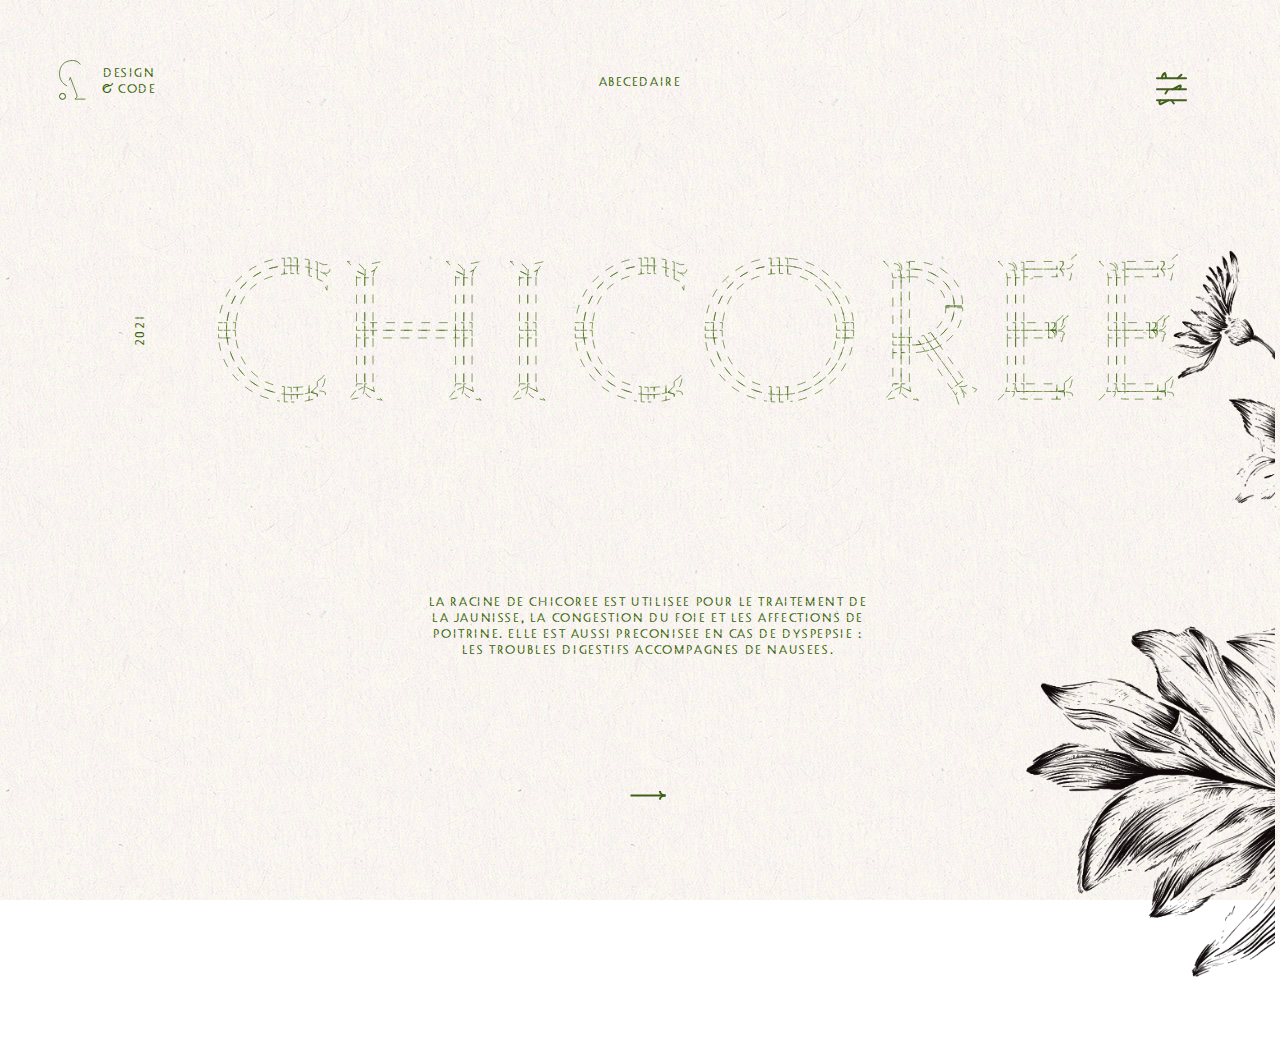
<file: c.html>
<!DOCTYPE html>
<html lang="fr" dir="ltr">
  <head>
    <meta charset="utf-8">
    <link rel="stylesheet" href="css/master.css">
    <link rel="stylesheet" href="css/letter.css">
    <link rel="shorcut icon" type="image/png" href="images/favicon.png" />
    <title>letter c</title>
  </head>
  <body >
    <header>
      <div class="logo">
        <svg xmlns="http://www.w3.org/2000/svg" width="26.829" height="39.859" viewBox="0 0 26.829 39.859">
          <g id="Groupe_86" data-name="Groupe 86" transform="translate(-112.5 -116.071)">
            <g id="C" transform="translate(-119.51 -80.559)">
              <circle id="Ellipse_4" data-name="Ellipse 4" cx="2.99" cy="2.99" r="2.99" transform="translate(232.51 230.009)" fill="none" stroke="#306000" stroke-width="1"/>
              <path id="Tracé_491" data-name="Tracé 491" d="M325.029,330.6h0s-3.771-.967-4.863-3.906l-3.007-8.081-.293-.792-.119-.319-.323-.871-4.591-12.349h-.261l-3.872,10.5.126.2L310,309.08l3.134,8.406.325.871.1.27.32.859,2.687,7.208c.911,2.448-1.922,3.9-1.922,3.9h0v.188h10.385v-.19h0Z" transform="translate(-66.687 -95.033)" fill="none" stroke="#306000" stroke-width="1"/>
              <path id="Tracé_492" data-name="Tracé 492" d="M399.208,380.133l-.384-.163a8.555,8.555,0,0,1-3.474,4.188l.137.334A9.3,9.3,0,0,0,399.208,380.133Z" transform="translate(-144.425 -162.163)" fill="none" stroke="#306000" stroke-width="1"/>
              <path id="Tracé_493" data-name="Tracé 493" d="M237.589,210.381c0-5.334.768-13.034,8.029-13.034a9.792,9.792,0,0,1,2.193.235,7.338,7.338,0,0,1,1.745.632,5.8,5.8,0,0,1,1.3.918c.113.107.226.226.329.339a1.212,1.212,0,0,1,.257.38,1.752,1.752,0,0,1,.089.541,2.4,2.4,0,0,1-.172.934,2.123,2.123,0,0,1-.805,1c-1.282.822-2.413,1.337-2.413,3.129a3.179,3.179,0,0,0,6.349.226,5.471,5.471,0,0,0,.036-.634c0-4.729-4.015-7.916-8.91-7.916-8.412,0-13.089,5.61-13.089,13.254,0,7.738,5.643,13.231,13.317,13.251l-.1-.276C239.322,223.238,237.589,215.675,237.589,210.381Z" transform="translate(-0.018)" fill="none" stroke="#306000" stroke-width="1"/>
            </g>
          </g>
        </svg>


        <p id="baselinelogo">Design<br/> & code</p>
      </div>

      <div class="abecedaire">
        <p>Abecedaire</p>
      </div>

      <div class="burger-menu">
        <a href="#main-menu" class="menu-toggle">
          <svg xmlns="http://www.w3.org/2000/svg" width="31.026" height="34.151" viewBox="0 0 31.026 34.151">
            <g id="Groupe_45" data-name="Groupe 45" transform="translate(-1774.154 -113.677)">
              <g id="Groupe_44" data-name="Groupe 44">
                <path id="Tracé_494" data-name="Tracé 494" d="M6657.154,217.9h29.026" transform="translate(-4882 -98)" fill="none" stroke="#455e24" stroke-linecap="round" stroke-width="2"/>
                <path id="Tracé_497" data-name="Tracé 497" d="M6677.956,217.9l3.623-3.48" transform="translate(-4882 -98)" fill="none" stroke="#455e24" stroke-linecap="round" stroke-width="2"/>
                <path id="Tracé_500" data-name="Tracé 500" d="M6662.622,217.9s-1.136-1.7,1.084-4.233,1.645.325,2.454,3.382" transform="translate(-4882 -98)" fill="none" stroke="#3d5f18" stroke-linecap="round" stroke-width="2"/>
              </g>
              <g id="Groupe_43" data-name="Groupe 43" transform="translate(0 -2)">
                <path id="Tracé_495" data-name="Tracé 495" d="M6657.154,217.9h29.026" transform="translate(-4882 -85)" fill="none" stroke="#455e24" stroke-linecap="round" stroke-width="2"/>
                <path id="Tracé_498" data-name="Tracé 498" d="M6667.807,231.723l-2.155,3.514" transform="translate(-4882 -98)" fill="none" stroke="#455e24" stroke-linecap="round" stroke-width="2"/>
                <path id="Tracé_501" data-name="Tracé 501" d="M6663.256,220.733s.065-4.607-.134-7.371,2.351-1.377,3.16,1.68" transform="matrix(0.469, 0.883, -0.883, 0.469, -1139.42, -5854.126)" fill="none" stroke="#3d5f18" stroke-linecap="round" stroke-width="2"/>
              </g>
              <g id="Groupe_42" data-name="Groupe 42" transform="translate(0 -4)">
                <path id="Tracé_496" data-name="Tracé 496" d="M6657.154,217.9h29.026" transform="translate(-4882 -72)" fill="none" stroke="#455e24" stroke-linecap="round" stroke-width="2"/>
                <path id="Tracé_499" data-name="Tracé 499" d="M6672.349,244.776l2.292,3.256" transform="translate(-4882.683 -98.871)" fill="none" stroke="#455e24" stroke-linecap="round" stroke-width="2"/>
                <path id="Tracé_502" data-name="Tracé 502" d="M6662.832,220.782s.454-6.074.289-7.916,2.96-1.192,3.631.846" transform="translate(4823.519 6080.52) rotate(-119)" fill="none" stroke="#3d5f18" stroke-linecap="round" stroke-width="2"/>
              </g>
            </g>
          </svg>

        </a>
        <nav id="main-menu" class="main-menu">
          <a href="#main-menu-toggle" class="menu-close">
            <img alt="menu fermé" src="images/burger-menu-close.svg"/>
          </a>
          <ul>
            <li><a href="index.html">Accueil</a></li>
            <li><a href="#">Phytotherapie</a></li>
            <li><a href="#">Plantes aromatiques</a></li>
            <li><a href="#">Informations</a></li>
          </ul>
        </nav>
          <a href="#main-menu-toggle" class="backdrop" hidden></a>
      </div>
    </header>

<main>
    <div class="outer-wrapper">
      <div class="wrapper">

        <div class="slide one">

          <div class="date-page-plante">
            <p>2021</p>
          </div>

          <svg class="nom-plante" xmlns="http://www.w3.org/2000/svg" width="1634.824" height="258.875" viewBox="0 0 1634.824 258.875">
            <path id="Tracé_537" data-name="Tracé 537" d="M-673.166,4.627q2.914-.171,6.6-.686t7.113-1.2l3.6-.857V-10.8l-3.6.857q-3.942.857-6.684,1.285t-6.513.771h-3.256V4.8Zm.514-12.511q3.771-.343,6.513-.771t6.684-1.285l3.6-.857V-23.309l-4.456,1.2a66.342,66.342,0,0,1-6.6,1.2q-2.828.343-6.427.514l-2.571.171v12.34Zm12.168-203.607,4.627,1.2V-223.66l-3.6-1.028a50.415,50.415,0,0,0-7.284-1.371q-4.2-.514-6.6-.686l-2.571-.171v13.2l2.571.171q3.6.343,6.6.857T-660.483-211.491Zm1.028-13.2,3.6,1.028v-13.454a25.412,25.412,0,0,0-3.256-.771q-2.228-.514-6.513-1.285a62.665,62.665,0,0,0-7.2-.943l-3.085-.171v13.368l2.571.171q2.4.171,6.6.686A50.415,50.415,0,0,1-659.455-224.688ZM-692.19,4.8l6,.171V-7.712h-6l-5.827-.686V4.456Zm0-12.511h6v-12.34l-5.656-.343-6.17-.686V-8.4Zm-.343-206.178,5.656-.171v-13.2l-5.484.171-5.656.514v13.368Zm.171-13.2,5.484-.171v-13.2h-5.656l-5.484.343v13.54ZM-680.878,4.97l4.97-.171V-7.884l-5.313.171h-4.97V4.97Zm-.343-12.683,5.313-.171v-12.34l-5.142.171h-5.142v12.34Zm-.171-206.178,5.484.171v-13.2l-5.656-.171-5.313-.171v13.2Zm-.171-13.2,5.656.171v-13.368l-5.313-.171h-5.656v13.2ZM-648.829,0l7.027-1.2V-8.741l-10.969-2.914-1.028.343-2.057.514V1.885Zm-4.97-11.312,1.028-.343L-641.8-21.937v-8.569l-5.827,3.6-8.227,3.6V-10.8Zm20.224,9.255h4.97l.857-6.684q.514-4.113-5.4-4.8a31.994,31.994,0,0,0-8.655-.171l-10.969,2.057L-641.8-8.741V-1.2ZM-641.8-15.939A39.167,39.167,0,0,0-634.09-19.8q2.228-1.628,3.942-7.627l3.6-17.481-8.4,9.769-6.855,4.627v8.569l-10.969,10.283Zm-6.684-191.782,6.684,2.914v-14.4l-6.855-2.4-7.2-2.057v13.368Zm-.171-13.882,6.855,2.4v-14.225l-7.027-2.057-7.027-1.714v13.54Zm16.11,21.081,7.027,15.082,1.2-16.967q.171-5.484-2.057-8.4t-14.4-7.884l-1.028-.514v14.4Zm-8.227-18.167q13.025,5.313,16.2,4.113a6.5,6.5,0,0,0,4.028-5.142l1.885-10.455L-631-228.8l-10.8-4.627V-219.2ZM-802.906-104.2h6.855l-.343-6.513v-6.513h-14.054l.171,6.513.343,6.513Zm-.343-13.025h6.855v-6.513l.343-6.513h-13.882l-.343,6.513-.171,6.513Zm14.911,13.025h7.541l-.514-6.513-.171-6.513h-14.911v6.513l.343,6.513Zm-.343-13.025h7.2l.171-6.513.514-6.513H-796.05l-.343,6.513v6.513ZM-705.387,3.428l7.37.857V-8.4l-8.055-1.2a137.847,137.847,0,0,1-29.993-9.255A89.086,89.086,0,0,1-760.059-34.62a106.07,106.07,0,0,1-22.452-28.45,113.274,113.274,0,0,1-12-34.449l-.857-6.684h-14.568l.686,7.2a111.318,111.318,0,0,0,13.454,39.933,117.887,117.887,0,0,0,26.479,32.221A110.452,110.452,0,0,0-739.321-6.17,152.366,152.366,0,0,0-705.387,3.428ZM-706.072-9.6l8.055,1.2V-21.252l-6.855-.686a91.822,91.822,0,0,1-25.194-7.455q-10.455-5.056-21.595-15.51a89.6,89.6,0,0,1-18.424-24.423,99.072,99.072,0,0,1-9.683-28.707l-1.028-6.17h-14.568l.857,6.684a113.274,113.274,0,0,0,12,34.449,106.07,106.07,0,0,0,22.452,28.45,89.086,89.086,0,0,0,23.994,15.768A137.847,137.847,0,0,0-706.072-9.6Zm-96.833-120.656h7.2l.857-6.855A123.127,123.127,0,0,1-784.739-168.9a95,95,0,0,1,19.367-27.508,110.893,110.893,0,0,1,27.079-19.624,97.466,97.466,0,0,1,33.078-10.026l7.2-.686v-13.368l-7.37.514a109.144,109.144,0,0,0-38.648,11.74,137.07,137.07,0,0,0-31.449,23.052,111.731,111.731,0,0,0-22.709,31.621,118.223,118.223,0,0,0-11.054,35.734l-.686,7.2Zm14.568,0h7.541l1.028-6.341a111.3,111.3,0,0,1,8.055-27.165,78.492,78.492,0,0,1,15.425-23.223,80.093,80.093,0,0,1,22.794-16.367,104.126,104.126,0,0,1,28.45-9l7.027-.857v-13.54l-7.2.686a97.466,97.466,0,0,0-33.078,10.026,110.893,110.893,0,0,0-27.079,19.624A95,95,0,0,0-784.739-168.9a123.127,123.127,0,0,0-10.112,31.792l-.857,6.855Zm248.23,26.051h133.682v-13.025H-546.964V-104.2Zm0-13.025h133.682v-13.025H-546.964v13.025ZM-568.044-104.2h7.027v-13.025h-14.054V-104.2Zm0-13.025h7.027v-13.025h-14.054v13.025ZM-553.99-104.2h7.027v-13.025h-14.054V-104.2Zm0-13.025h7.027v-13.025h-14.054v13.025Zm-14.054-13.025h7.027v-78.152h-14.054v78.152Zm14.054,0h7.027v-78.152h-14.054v78.152Zm-14.054,104.2h7.027V-104.2h-14.054v78.152Zm14.054,0h7.027V-104.2h-14.054v78.152ZM-571.815-2.228q6-2.571,8.141-7.027a23.051,23.051,0,0,0,2.142-10.112v-2.4l-1.542,1.371-14.739,7.37-4.627,6.513-8.569,8.4Zm8.741-18.167,1.542-1.371.171-2.228.171-2.057h-13.882l-1.028,6.17-1.714,6.855Zm12.511,18.167,19.2,4.113-8.569-8.4-4.627-6.513L-559.3-20.4l-1.542-1.371v2.4a26.4,26.4,0,0,0,1.542,9.6Q-557.761-5.827-550.563-2.228ZM-559.3-20.4l14.739,7.37-1.714-6.855-1.028-6.17h-13.882l.171,2.057.171,2.228Zm-8.569-186.3h6.855l-.171-2.057-.171-2.228-1.542-1.371-14.911-7.37,1.714,6.855,1.2,6.17Zm4.97-5.656,1.542,1.371v-2.4q0-5.656-1.542-8.655t-8.741-8.484l-19.367-4.113,8.569,8.4,4.627,6.513Zm8.741,5.656h7.027l1.028-6.17,1.885-6.855-14.911,7.37-1.542,1.371-.171,2.228-.171,2.057Zm-4.97-5.656,14.911-7.37,4.627-6.513,8.569-8.4-19.367,4.113q-7.2,5.484-8.741,8.484t-1.542,8.655v2.4ZM-399.4-104.2h7.027v-13.025h-14.054V-104.2Zm0-13.025h7.027v-13.025h-14.054v13.025Zm14.054,13.025h7.027v-13.025h-14.054V-104.2Zm0-13.025h7.027v-13.025h-14.054v13.025ZM-399.4-130.254h7.027v-78.152h-14.054v78.152Zm14.054,0h7.027v-78.152h-14.054v78.152ZM-399.4-26.051h7.027V-104.2h-14.054v78.152Zm14.054,0h7.027V-104.2h-14.054v78.152ZM-403.17-2.228q6-2.571,8.141-7.027a23.051,23.051,0,0,0,2.142-10.112v-2.4l-1.542,1.371-14.739,7.37L-413.8-6.513l-8.569,8.4Zm8.741-18.167,1.542-1.371.171-2.228.171-2.057h-13.882l-1.028,6.17-1.714,6.855Zm12.511,18.167,19.2,4.113-8.569-8.4-4.627-6.513-14.739-7.37-1.542-1.371v2.4a26.4,26.4,0,0,0,1.542,9.6Q-389.116-5.827-381.918-2.228ZM-390.659-20.4l14.739,7.37-1.714-6.855-1.028-6.17h-13.882l.171,2.057.171,2.228Zm-8.569-186.3h6.855l-.171-2.057-.171-2.228-1.542-1.371-14.911-7.37,1.714,6.855,1.2,6.17Zm4.97-5.656,1.542,1.371v-2.4q0-5.656-1.542-8.655T-403-230.515l-19.367-4.113,8.569,8.4,4.627,6.513Zm8.741,5.656h7.027l1.028-6.17,1.885-6.855-14.911,7.37-1.542,1.371-.171,2.228-.171,2.057Zm-4.97-5.656,14.911-7.37,4.627-6.513,8.569-8.4-19.367,4.113q-7.2,5.484-8.741,8.484t-1.542,8.655v2.4Zm99.98,108.145h7.027v-13.025h-14.054V-104.2Zm0-13.025h7.027v-13.025h-14.054v13.025Zm14.054,13.025h7.027v-13.025H-283.48V-104.2Zm0-13.025h7.027v-13.025H-283.48v13.025Zm-14.054-13.025h7.027v-78.152h-14.054v78.152Zm14.054,0h7.027v-78.152H-283.48v78.152Zm-14.054,104.2h7.027V-104.2h-14.054v78.152Zm14.054,0h7.027V-104.2H-283.48v78.152ZM-294.278-2.228q6-2.571,8.141-7.027a23.051,23.051,0,0,0,2.142-10.112v-2.4l-1.542,1.371-14.739,7.37L-304.9-6.513l-8.569,8.4Zm8.741-18.167,1.542-1.371.171-2.228.171-2.057h-13.882l-1.028,6.17-1.714,6.855Zm12.511,18.167,19.2,4.113-8.569-8.4-4.627-6.513-14.739-7.37-1.542-1.371v2.4a26.4,26.4,0,0,0,1.542,9.6Q-280.224-5.827-273.026-2.228ZM-281.767-20.4l14.739,7.37-1.714-6.855-1.028-6.17h-13.882l.171,2.057.171,2.228Zm-8.569-186.3h6.855l-.171-2.057-.171-2.228-1.542-1.371-14.911-7.37,1.714,6.855,1.2,6.17Zm4.97-5.656,1.542,1.371v-2.4q0-5.656-1.542-8.655t-8.741-8.484l-19.367-4.113,8.569,8.4,4.627,6.513Zm8.741,5.656h7.027l1.028-6.17,1.885-6.855-14.911,7.37-1.542,1.371-.171,2.228-.171,2.057Zm-4.97-5.656,14.911-7.37,4.627-6.513,8.569-8.4-19.367,4.113q-7.2,5.484-8.741,8.484t-1.542,8.655v2.4ZM-65.415,4.627q2.914-.171,6.6-.686t7.113-1.2l3.6-.857V-10.8l-3.6.857q-3.942.857-6.684,1.285t-6.513.771h-3.256V4.8ZM-64.9-7.884q3.771-.343,6.513-.771T-51.7-9.94l3.6-.857V-23.309l-4.456,1.2a66.342,66.342,0,0,1-6.6,1.2q-2.828.343-6.427.514l-2.571.171v12.34Zm12.168-203.607,4.627,1.2V-223.66l-3.6-1.028a50.415,50.415,0,0,0-7.284-1.371q-4.2-.514-6.6-.686l-2.571-.171v13.2l2.571.171q3.6.343,6.6.857T-52.732-211.491Zm1.028-13.2,3.6,1.028v-13.454a25.412,25.412,0,0,0-3.256-.771q-2.228-.514-6.513-1.285a62.665,62.665,0,0,0-7.2-.943l-3.085-.171v13.368l2.571.171q2.4.171,6.6.686A50.415,50.415,0,0,1-51.7-224.688ZM-84.439,4.8l6,.171V-7.712h-6L-90.266-8.4V4.456Zm0-12.511h6v-12.34L-84.1-20.4l-6.17-.686V-8.4Zm-.343-206.178,5.656-.171v-13.2l-5.484.171-5.656.514v13.368Zm.171-13.2,5.484-.171v-13.2h-5.656l-5.484.343v13.54ZM-73.127,4.97l4.97-.171V-7.884l-5.313.171h-4.97V4.97ZM-73.47-7.712l5.313-.171v-12.34l-5.142.171H-78.44v12.34Zm-.171-206.178,5.484.171v-13.2l-5.656-.171-5.313-.171v13.2Zm-.171-13.2,5.656.171v-13.368l-5.313-.171h-5.656v13.2ZM-41.078,0l7.027-1.2V-8.741L-45.02-11.654l-1.028.343L-48.1-10.8V1.885Zm-4.97-11.312,1.028-.343,10.969-10.283v-8.569l-5.827,3.6-8.227,3.6V-10.8Zm20.224,9.255h4.97L-20-8.741q.514-4.113-5.4-4.8a31.994,31.994,0,0,0-8.655-.171L-45.02-11.654l10.969,2.914V-1.2Zm-8.227-13.882A39.167,39.167,0,0,0-26.339-19.8q2.228-1.628,3.942-7.627L-18.8-44.9l-8.4,9.769-6.855,4.627v8.569L-45.02-11.654Zm-6.684-191.782,6.684,2.914v-14.4l-6.855-2.4-7.2-2.057v13.368Zm-.171-13.882,6.855,2.4v-14.225l-7.027-2.057L-48.1-237.2v13.54Zm16.11,21.081,7.027,15.082,1.2-16.967q.171-5.484-2.057-8.4t-14.4-7.884l-1.028-.514v14.4Zm-8.227-18.167q13.025,5.313,16.2,4.113a6.5,6.5,0,0,0,4.028-5.142l1.885-10.455-12.34,1.371-10.8-4.627V-219.2ZM-195.155-104.2h6.855l-.343-6.513v-6.513H-202.7l.171,6.513.343,6.513Zm-.343-13.025h6.855v-6.513l.343-6.513h-13.882l-.343,6.513-.171,6.513Zm14.911,13.025h7.541l-.514-6.513-.171-6.513h-14.911v6.513l.343,6.513Zm-.343-13.025h7.2l.171-6.513.514-6.513H-188.3l-.343,6.513v6.513ZM-97.636,3.428l7.37.857V-8.4l-8.055-1.2a137.847,137.847,0,0,1-29.993-9.255A89.086,89.086,0,0,1-152.308-34.62,106.07,106.07,0,0,1-174.76-63.07a113.274,113.274,0,0,1-12-34.449l-.857-6.684h-14.568l.686,7.2a111.318,111.318,0,0,0,13.454,39.933,117.887,117.887,0,0,0,26.479,32.221A110.452,110.452,0,0,0-131.57-6.17,152.366,152.366,0,0,0-97.636,3.428ZM-98.321-9.6l8.055,1.2V-21.252l-6.855-.686a91.822,91.822,0,0,1-25.194-7.455Q-132.77-34.449-143.91-44.9a89.6,89.6,0,0,1-18.424-24.423,99.072,99.072,0,0,1-9.683-28.707l-1.028-6.17h-14.568l.857,6.684a113.274,113.274,0,0,0,12,34.449,106.07,106.07,0,0,0,22.452,28.45,89.086,89.086,0,0,0,23.994,15.768A137.847,137.847,0,0,0-98.321-9.6Zm-96.833-120.656h7.2l.857-6.855A123.127,123.127,0,0,1-176.988-168.9a95,95,0,0,1,19.367-27.508,110.893,110.893,0,0,1,27.079-19.624,97.466,97.466,0,0,1,33.078-10.026l7.2-.686v-13.368l-7.37.514a109.144,109.144,0,0,0-38.648,11.74,137.07,137.07,0,0,0-31.449,23.052,111.731,111.731,0,0,0-22.709,31.621A118.223,118.223,0,0,0-201.5-137.452l-.686,7.2Zm14.568,0h7.541l1.028-6.341a111.3,111.3,0,0,1,8.055-27.165,78.492,78.492,0,0,1,15.425-23.223,80.093,80.093,0,0,1,22.794-16.367,104.126,104.126,0,0,1,28.45-9l7.027-.857v-13.54l-7.2.686a97.466,97.466,0,0,0-33.078,10.026,110.893,110.893,0,0,0-27.079,19.624A95,95,0,0,0-176.988-168.9,123.127,123.127,0,0,0-187.1-137.109l-.857,6.855ZM26.167-104.2h6.855l-.343-6.513v-6.513H18.626l.171,6.513.343,6.513Zm-.343-13.025H32.68v-6.513l.343-6.513H19.141l-.343,6.513-.171,6.513ZM40.735-104.2h7.541l-.514-6.513-.171-6.513H32.68v6.513l.343,6.513Zm-.343-13.025h7.2l.171-6.513.514-6.513H33.023l-.343,6.513v6.513ZM26.167-130.254h7.2l.857-6.855A123.127,123.127,0,0,1,44.334-168.9,95,95,0,0,1,63.7-196.409,110.893,110.893,0,0,1,90.78-216.033a97.466,97.466,0,0,1,33.078-10.026l7.2-.686v-13.368l-7.37.514a109.144,109.144,0,0,0-38.648,11.74,137.07,137.07,0,0,0-31.449,23.052A111.731,111.731,0,0,0,30.88-173.186a118.223,118.223,0,0,0-11.054,35.734l-.686,7.2Zm14.568,0h7.541L49.3-136.6A111.3,111.3,0,0,1,57.36-163.76a78.492,78.492,0,0,1,15.425-23.223A80.093,80.093,0,0,1,95.579-203.35a104.126,104.126,0,0,1,28.45-9l7.027-.857v-13.54l-7.2.686A97.466,97.466,0,0,0,90.78-216.033,110.893,110.893,0,0,0,63.7-196.409,95,95,0,0,0,44.334-168.9a123.127,123.127,0,0,0-10.112,31.792l-.857,6.855Zm97.69-83.637,6.684-.171V-227.6l-6.855.171-7.2.686v13.54Zm-.171-13.54,6.855-.171v-13.025l-7.027.171-7.027.343v13.368Zm13.54,13.54,7.37.686v-13.711l-7.2-.514-6.855-.171v13.54Zm.171-13.54,7.2.514v-13.025l-7.027-.514-7.027-.171V-227.6Zm112.087,97.176h7.027l-.686-7.37a107.008,107.008,0,0,0-13.8-40.019,126.627,126.627,0,0,0-26.822-32.306A124.809,124.809,0,0,0,200.3-229.4a114.442,114.442,0,0,0-32.906-9.683l-8.227-.857v13.025l8.055,1.028q18,3.256,30.335,10.112a119.85,119.85,0,0,1,22.966,16.625,114.535,114.535,0,0,1,22.794,28.107,104.3,104.3,0,0,1,12.34,34.106l.857,6.684Zm-14.568,0h7.027l-.857-6.684a104.3,104.3,0,0,0-12.34-34.106,114.535,114.535,0,0,0-22.794-28.107,119.85,119.85,0,0,0-22.966-16.625q-12.34-6.855-30.335-10.112l-8.055-1.028v13.711l7.027.857a87.7,87.7,0,0,1,24.594,7.8q10.2,5.227,21.338,15.682a98.092,98.092,0,0,1,18.767,24.08,89.528,89.528,0,0,1,10.026,28.365l1.028,6.17Zm0,26.051h7.37l.343-6.513v-6.513H242.629l-.171,6.513-.514,6.513Zm.343-13.025h7.37v-6.513l-.171-6.513H241.943l.514,6.513.171,6.513ZM264.052-104.2h7.027l.343-6.513.171-6.513H257.2v6.513l-.343,6.513Zm.343-13.025h7.2l-.171-6.513-.343-6.513H257.025l.171,6.513v6.513ZM167.9,3.6q16.8-2.057,35.134-11.226A128.654,128.654,0,0,0,235.6-30.678a123.911,123.911,0,0,0,23.223-31.107A105.427,105.427,0,0,0,270.393-97l.686-7.2H256.854L256-97.519A106.044,106.044,0,0,1,245.371-66.07,103.945,103.945,0,0,1,225.49-39.248a112.049,112.049,0,0,1-27.508,19.538A107.391,107.391,0,0,1,167.39-9.255l-8.227,1.028V4.285ZM167.39-9.255a107.391,107.391,0,0,0,30.593-10.455A112.049,112.049,0,0,0,225.49-39.248,103.945,103.945,0,0,0,245.371-66.07,106.044,106.044,0,0,0,256-97.519l.857-6.684H241.943l-1.028,6.341a92.582,92.582,0,0,1-8.569,26.651A90.245,90.245,0,0,1,216.407-48.5a92.371,92.371,0,0,1-22.28,16.882,91.457,91.457,0,0,1-27.936,9.683l-7.027.686V-8.227ZM138.083,4.8l7.027.171V-7.541l-6.855-.171-7.2-.857V4.285Zm.171-12.511,6.855.171V-20.4l-6.684-.171-7.37-.686V-8.569ZM152.137,4.8l7.027-.514V-8.4l-7.2.686-6.855.171V4.97Zm-.171-12.511,7.2-.686V-21.252l-7.37.686-6.684.171V-7.541ZM123.686,3.428l7.37.857V-8.4L123-9.6a137.847,137.847,0,0,1-29.993-9.255A89.086,89.086,0,0,1,69.014-34.62,106.07,106.07,0,0,1,46.562-63.07a113.274,113.274,0,0,1-12-34.449l-.857-6.684H19.141l.686,7.2A111.318,111.318,0,0,0,33.28-57.072,117.887,117.887,0,0,0,59.759-24.851,110.452,110.452,0,0,0,89.752-6.17,152.366,152.366,0,0,0,123.686,3.428ZM123-9.6l8.055,1.2V-21.252l-6.855-.686a91.822,91.822,0,0,1-25.194-7.455Q88.552-34.449,77.412-44.9A89.6,89.6,0,0,1,58.988-69.326,99.072,99.072,0,0,1,49.3-98.033l-1.028-6.17H33.708l.857,6.684a113.274,113.274,0,0,0,12,34.449A106.07,106.07,0,0,0,69.014-34.62,89.086,89.086,0,0,0,93.008-18.853,137.847,137.847,0,0,0,123-9.6Zm222.35-16.453h7.027v-53.13H338.324v53.13Zm0-79.181h7.027V-208.406H338.324v103.175ZM359.4-26.051h7.027v-53.13H352.378v53.13Zm0-79.181h7.027V-208.406H352.378v103.175Zm8.227,26.051h2.914q5.313,0,10.54-.514a97.321,97.321,0,0,0,10.2-1.542l2.228-.343-3.771-5.827-3.771-5.827-2.914.343q-2.914.343-6.513.514t-4.627.171h-5.484v13.025Zm0-13.025h4.285q1.028,0,4.627-.171t6.513-.514l2.914-.343-3.942-6-4.113-6.341-2.057.171q-2.057.171-2.742.171h-6.684v13.025Zm68.041-66.841H442.7v-1.371q0-24.68-21.081-42.847T370.2-221.432h-3.771v13.025H370.2q24.851,0,41.561,14.568t16.71,33.592v1.2Zm14.225,0h7.2v-2.571q0-29.479-24.423-51.159t-62.128-21.68h-4.113v13.025H370.2q30.335,0,51.416,18.167T442.7-160.418v1.371Zm-6,137.624,5.313-3.771-4.113-6.17q-5.142-7.541-12.94-18.424T411.335-79.009l-4.627-6.513-6.513,2.228-6.684,1.714,4.8,6.684q14.911,21.081,22.966,33.249t12.34,17.824l4.627,6.341Zm-30.507-82.951a67.319,67.319,0,0,0,21.166-21.68,53.071,53.071,0,0,0,8.141-28.193v-1.371H428.474v1.2q0,11.483-6.941,22.709t-16.025,16.367l-2.914,1.714,3.942,5.656,3.771,5.313Zm41.476,75.239,5.313-3.6-5.313-7.37q-3.942-5.142-11.312-15.682T423.675-83.808l-5.142-7.2-5.656,2.914-6.17,2.571,4.627,6.513q13.025,18.338,20.823,29.221T445.1-31.364l4.113,6.17ZM421.1-92.72A74.85,74.85,0,0,0,447.326-118.6a65.315,65.315,0,0,0,9.769-34.449v-2.571H442.7v1.371a53.071,53.071,0,0,1-8.141,28.193,67.319,67.319,0,0,1-21.166,21.68l-3.085,1.714,3.942,5.827,4.285,5.827Zm-28.45-2.228,6.17-2.228L394.2-103.86q-3.256-4.8-3.171-4.8t-6.256,1.885l-6.855,1.2,4.113,6.341,3.942,6Zm7.541,11.654,6.513-2.228-4.285-6-3.6-5.656-6.17,2.228-6.684,1.714,3.771,5.827,3.771,5.827Zm4.456-16.282,5.656-3.085-3.771-5.313-3.942-5.656-5.484,2.914q-6,2.057-6.084,2.057t3.171,4.8l4.627,6.684Zm8.227,11.483,5.656-2.914-4.285-5.827-3.942-5.827-5.656,3.085-5.827,2.4,3.6,5.656,4.285,6Zm22.794-67.526H442.7v-1.714H428.474v1.714Zm0-1.714H442.7v-1.714H428.474v1.714Zm14.225,1.714h7.2v-1.714H442.7v1.714Zm0-1.714h7.2v-1.714H442.7v1.714ZM345.351-79.181h7.027V-92.206H338.324v13.025Zm0-13.025h7.027v-13.025H338.324v13.025ZM359.4-79.181h7.027V-92.206H352.378v13.025Zm0-13.025h7.027v-13.025H352.378v13.025ZM341.581-2.228q6-2.571,8.141-7.027a23.051,23.051,0,0,0,2.142-10.112v-2.4L350.321-20.4l-14.739,7.37-4.627,6.513-8.569,8.4ZM350.321-20.4l1.542-1.371.171-2.228.171-2.057H338.324l-1.028,6.17-1.714,6.855ZM362.833-2.228l19.2,4.113-8.569-8.4-4.627-6.513L354.092-20.4l-1.542-1.371v2.4a26.4,26.4,0,0,0,1.542,9.6Q355.634-5.827,362.833-2.228ZM354.092-20.4l14.739,7.37-1.714-6.855-1.028-6.17H352.207l.171,2.057.171,2.228Zm-8.741-186.3h6.855l-.171-2.057-1.2-10.969H335.582l1.714,6.855,1.028,6.17Zm-1.885-13.025h7.37l-.343-2.914a7.658,7.658,0,0,0-2.4-5.484q-2.228-2.057-10.283-3.771l-15.425-2.742,8.569,8.4,4.627,6.513ZM359.4-206.692h7.027v-13.025H353.406l-.857,10.969-.171,2.057Zm0-13.025h7.027v-13.025h-.343q-22.28-3.256-17.567.171a11.635,11.635,0,0,1,5.056,9.083l-.171,3.771Zm95.12,190.753-5.313,3.771.686,1.2,2.057,2.742,7.884-.171,6.341-2.742-2.4-3.428-3.6-5.313Zm5.313,7.541-7.884.171,2.057,2.4q5.142,7.37,10.883,10.626t11.569-2.742l4.8-5.656-12.854-5.827-2.228-1.714Zm-16.11,0-5.484,3.942,3.6,5.142,3.428,5.484,3.771-6.855,2.914-7.541L449.9-23.994l-.686-1.2Zm5.313,7.712L445.27-6.855l5.656,16.625,4.97-5.656q4.113-5.142,3.771-9.683t-6.341-12.94l-1.371-2.742ZM568.216,0h49.359V-13.025H561.36V0Zm0-13.025h49.359V-26.051H561.36v13.025Zm0-91.178h35.306v-13.025H561.36V-104.2Zm0-13.025h35.306v-13.025H561.36v13.025Zm0-91.178h49.359v-13.025H561.36v13.025Zm0-13.025h49.359v-13.025H561.36v13.025ZM540.28-104.2h7.027v-13.025H533.253V-104.2Zm0-13.025h7.027v-13.025H533.253v13.025ZM554.333-104.2h7.027v-13.025H547.306V-104.2Zm0-13.025h7.027v-13.025H547.306v13.025ZM540.28-130.254h7.027v-78.152H533.253v78.152Zm14.054,0h7.027v-78.152H547.306v78.152ZM540.28-26.051h7.027V-104.2H533.253v78.152Zm14.054,0h7.027V-104.2H547.306v78.152ZM540.28-206.692h6.855l-.171-2.057-1.2-10.969H530.51l1.714,6.855,1.028,6.17Zm-1.885-13.025h7.37l-.343-2.914a7.658,7.658,0,0,0-2.4-5.484q-2.228-2.057-10.283-3.771l-15.425-2.742,8.569,8.4,4.627,6.513Zm15.939,13.025h7.027v-13.025H548.335l-.857,10.969-.171,2.057Zm0-13.025h7.027v-13.025h-.343q-22.28-3.256-17.567.171a11.635,11.635,0,0,1,5.056,9.083l-.171,3.771ZM532.739-.857q8.055-1.714,9.855-3.513a10.137,10.137,0,0,0,2.485-5.4l.514-3.256H530.51l-4.627,6.513-8.569,8.4Zm5.656-12.168h7.2l1.371-10.969.171-2.057H533.253l-1.028,6.17-1.714,6.855ZM561.017,0h.343V-13.025H549.02l.514,3.428q.857,5.656,3.171,7.627T561.017,0Zm-6.684-13.025h7.027V-26.051H547.306l.171,2.057,1.542,10.969ZM624.6,0h5.827V-12.34l-10.969-.686h-1.885V0Zm-6.17-13.025h1.028l10.969-1.885V-28.45L624.6-26.565l-7.027.514v13.025ZM638.656,0h4.97l.857-6.684q.514-4.113-5.4-4.8t-8.655-.857l-10.969-.686,10.969.686V0Zm-8.227-14.911q5.484-1.2,7.712-2.828t3.942-7.627l3.6-17.481-8.4,9.769-6.855,4.627v13.54L619.46-13.025ZM610.548-104.2h5.827v-12.34l-10.969-.686h-1.885V-104.2Zm-6.17-13.025h1.028l10.969-1.885v-13.54l-5.827,1.885-7.027.514v13.025ZM624.6-104.2h4.97l.857-6.684q.514-4.113-5.4-4.8t-8.655-.857l-10.969-.686,10.969.686v12.34Zm-8.227-14.911q5.484-1.2,7.712-2.828t3.942-7.627l3.6-17.481-8.4,9.769-6.855,4.627v13.54l-10.969,1.885Zm2.571-89.292H628.2v-6.513l-5.142-6.513h-5.484v13.025Zm0-13.025h4.113l5.142-7.2v-5.827H617.575v13.025ZM629.4-208.406l10.8,6,2.228-10.455q.857-3.942-1.628-6.256t-16.71-2.314h-1.028l5.142,6.513v6.513Zm-5.313-13.025q13.2,0,16.367-1.885t5.056-7.027l5.313-16.11-13.025,12h-9.6v5.827l-5.142,7.2ZM604.892-104.2h9.255v-6.513l-5.142-6.513h-5.484V-104.2Zm0-13.025h4.113l5.142-7.2v-5.827H603.521v13.025ZM615.347-104.2l10.8,6,2.228-10.455q.857-3.942-1.628-6.256t-16.71-2.314h-1.028l5.142,6.513v6.513Zm-5.313-13.025q13.2,0,16.367-1.885t5.056-7.027l5.313-16.11-13.025,12h-9.6v5.827l-5.142,7.2ZM740.178,0h49.359V-13.025H733.323V0Zm0-13.025h49.359V-26.051H733.323v13.025Zm0-91.178h35.306v-13.025H733.323V-104.2Zm0-13.025h35.306v-13.025H733.323v13.025Zm0-91.178h49.359v-13.025H733.323v13.025Zm0-13.025h49.359v-13.025H733.323v13.025ZM712.242-104.2h7.027v-13.025H705.215V-104.2Zm0-13.025h7.027v-13.025H705.215v13.025ZM726.3-104.2h7.027v-13.025H719.269V-104.2Zm0-13.025h7.027v-13.025H719.269v13.025Zm-14.054-13.025h7.027v-78.152H705.215v78.152Zm14.054,0h7.027v-78.152H719.269v78.152Zm-14.054,104.2h7.027V-104.2H705.215v78.152Zm14.054,0h7.027V-104.2H719.269v78.152ZM712.242-206.692H719.1l-.171-2.057-1.2-10.969H702.473l1.714,6.855,1.028,6.17Zm-1.885-13.025h7.37l-.343-2.914a7.658,7.658,0,0,0-2.4-5.484q-2.228-2.057-10.283-3.771l-15.425-2.742,8.569,8.4,4.627,6.513ZM726.3-206.692h7.027v-13.025H720.3l-.857,10.969-.171,2.057Zm0-13.025h7.027v-13.025h-.343q-22.28-3.256-17.567.171a11.635,11.635,0,0,1,5.056,9.083l-.171,3.771ZM704.7-.857q8.055-1.714,9.855-3.513a10.137,10.137,0,0,0,2.485-5.4l.514-3.256H702.473l-4.627,6.513-8.569,8.4Zm5.656-12.168h7.2l1.371-10.969.171-2.057H705.215l-1.028,6.17-1.714,6.855ZM732.98,0h.343V-13.025h-12.34L721.5-9.6q.857,5.656,3.171,7.627T732.98,0ZM726.3-13.025h7.027V-26.051H719.269l.171,2.057,1.542,10.969ZM796.564,0h5.827V-12.34l-10.969-.686h-1.885V0Zm-6.17-13.025h1.028l10.969-1.885V-28.45l-5.827,1.885-7.027.514v13.025ZM810.618,0h4.97l.857-6.684q.514-4.113-5.4-4.8t-8.655-.857l-10.969-.686,10.969.686V0Zm-8.227-14.911q5.484-1.2,7.712-2.828t3.942-7.627l3.6-17.481-8.4,9.769-6.855,4.627v13.54l-10.969,1.885ZM782.511-104.2h5.827v-12.34l-10.969-.686h-1.885V-104.2Zm-6.17-13.025h1.028l10.969-1.885v-13.54l-5.827,1.885-7.027.514v13.025ZM796.564-104.2h4.97l.857-6.684q.514-4.113-5.4-4.8t-8.655-.857l-10.969-.686,10.969.686v12.34Zm-8.227-14.911q5.484-1.2,7.712-2.828t3.942-7.627l3.6-17.481-8.4,9.769-6.855,4.627v13.54l-10.969,1.885Zm2.571-89.292h9.255v-6.513l-5.142-6.513h-5.484v13.025Zm0-13.025h4.113l5.142-7.2v-5.827H789.537v13.025Zm10.455,13.025,10.8,6,2.228-10.455q.857-3.942-1.628-6.256t-16.71-2.314h-1.028l5.142,6.513v6.513Zm-5.313-13.025q13.2,0,16.367-1.885t5.056-7.027l5.313-16.11-13.025,12h-9.6v5.827l-5.142,7.2ZM776.855-104.2h9.255v-6.513l-5.142-6.513h-5.484V-104.2Zm0-13.025h4.113l5.142-7.2v-5.827H775.484v13.025ZM787.309-104.2l10.8,6,2.228-10.455q.857-3.942-1.628-6.256T782-117.229h-1.028l5.142,6.513v6.513ZM782-117.229q13.2,0,16.367-1.885t5.056-7.027l5.313-16.11-13.025,12h-9.6v5.827l-5.142,7.2Z" transform="translate(810.96 248.127)" fill="none" stroke="#306000" stroke-width="1"/>
          </svg>




            <p class="paragraphe-texte">La racine de chicoree est utilisee pour le traitement de la jaunisse, la congestion du foie et les affections de poitrine. Elle est aussi preconisee en cas de dyspepsie : les troubles digestifs accompagnes de nausees.</p>

            <svg class="fleche-horizontal" xmlns="http://www.w3.org/2000/svg" width="35.024" height="8.671" viewBox="0 0 35.024 8.671">
              <g id="Groupe_10" data-name="Groupe 10" transform="translate(0 8.638) rotate(-90)">
                <path id="Tracé_1" data-name="Tracé 1" d="M0,0V35.024" transform="translate(4.223)" fill="none" stroke="#3d5f18" stroke-width="2"/>
                <path id="Tracé_2" data-name="Tracé 2" d="M0,0S4.2.139,4.223,5.546" transform="translate(0 29.423)" fill="none" stroke="#3d5f18" stroke-width="2"/>
                <path id="Tracé_3" data-name="Tracé 3" d="M4.383,0S.027.139,0,5.546" transform="translate(4.223 29.423)" fill="none" stroke="#3d5f18" stroke-width="2"/>
              </g>
            </svg>


     </div>

        <div class="slide two">

          <img class="illustration-plante" src="images/arnica-illu.png" alt="illustration de la plante arnica">
        </div>


        <div class="slide three">
          <div class="trois-paragraphe">

          <p class="lieu-arnica">la chicoree appelee aussi la chicoree sauvage ou escourbette est une plante herbacee de la famille des asteracees. La chicoree peut atteindre 1 metre de haut et possede un gout amer a cause de la presence de lactones sesquiterpeniques dans la plante. Originaire d’Europe, d’Asie et d’Afrique du Nord, la chicoree s’adapte bien dans presque tous les types de terrain : les pres, les lieux incultes et au bord des chemins.</p>

<p class="arnica-protegee">La chicoree peut se boire en infusion. Pour la preparation, verser 1 à 2 cuilleres à soupe de feuilles et racines hachees dans une tasse d’eau chaude et le laisser infuser pendant une douzaine de minutes.</p>

  <p class="cueillir-arnica">En cas de troubles digestifs, prendre 2 à 3 tasses par jours. Par contre, la chicoree ne doit pas être absorbee en trop grande quantite. Cela peut être nocif pour le foie et peut aussi provoquer des diarrhees.</p>
       </div>

<div class="photo-lettre">

  <a class="link" href="index.html">Accueil ☞</a>

  <p class="legende">nature n°2</p>
  <svg class="ellipse" xmlns="http://www.w3.org/2000/svg" width="252" height="252" viewBox="0 0 252 252">
    <g id="Ellipse_5" data-name="Ellipse 5" fill="none" stroke="#707070" stroke-width="1">
      <circle cx="126" cy="126" r="126" stroke="none"/>
      <circle cx="126" cy="126" r="125.5" fill="none"/>
    </g>
  </svg>


  <img class="photo" src="images/chicoree-photo-couleur.jpg" alt="photo de la plante badiane en noir et blanc">

  </div>

        </div>

        </div>

  </div>
 </main>

  </body>
</html>
</file>
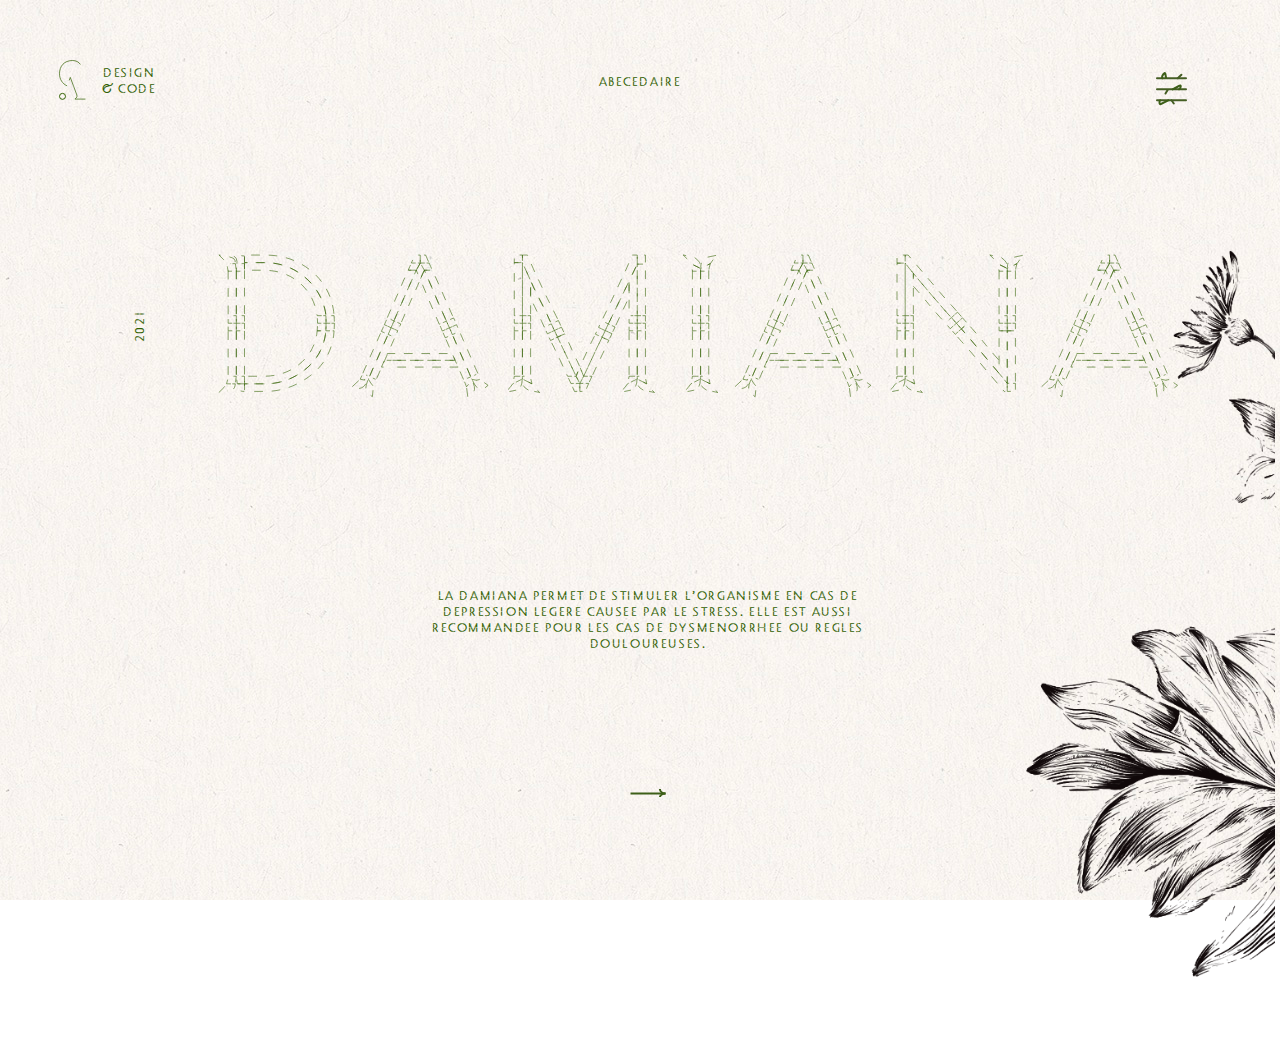
<file: d.html>
<!DOCTYPE html>
<html lang="fr" dir="ltr">
  <head>
    <meta charset="utf-8">
    <link rel="stylesheet" href="css/master.css">
    <link rel="stylesheet" href="css/letter.css">
    <link rel="shorcut icon" type="image/png" href="images/favicon.png" />
    <title>letter d</title>
  </head>
  <body >
    <header>
      <div class="logo">
        <svg xmlns="http://www.w3.org/2000/svg" width="26.829" height="39.859" viewBox="0 0 26.829 39.859">
          <g id="Groupe_86" data-name="Groupe 86" transform="translate(-112.5 -116.071)">
            <g id="C" transform="translate(-119.51 -80.559)">
              <circle id="Ellipse_4" data-name="Ellipse 4" cx="2.99" cy="2.99" r="2.99" transform="translate(232.51 230.009)" fill="none" stroke="#306000" stroke-width="1"/>
              <path id="Tracé_491" data-name="Tracé 491" d="M325.029,330.6h0s-3.771-.967-4.863-3.906l-3.007-8.081-.293-.792-.119-.319-.323-.871-4.591-12.349h-.261l-3.872,10.5.126.2L310,309.08l3.134,8.406.325.871.1.27.32.859,2.687,7.208c.911,2.448-1.922,3.9-1.922,3.9h0v.188h10.385v-.19h0Z" transform="translate(-66.687 -95.033)" fill="none" stroke="#306000" stroke-width="1"/>
              <path id="Tracé_492" data-name="Tracé 492" d="M399.208,380.133l-.384-.163a8.555,8.555,0,0,1-3.474,4.188l.137.334A9.3,9.3,0,0,0,399.208,380.133Z" transform="translate(-144.425 -162.163)" fill="none" stroke="#306000" stroke-width="1"/>
              <path id="Tracé_493" data-name="Tracé 493" d="M237.589,210.381c0-5.334.768-13.034,8.029-13.034a9.792,9.792,0,0,1,2.193.235,7.338,7.338,0,0,1,1.745.632,5.8,5.8,0,0,1,1.3.918c.113.107.226.226.329.339a1.212,1.212,0,0,1,.257.38,1.752,1.752,0,0,1,.089.541,2.4,2.4,0,0,1-.172.934,2.123,2.123,0,0,1-.805,1c-1.282.822-2.413,1.337-2.413,3.129a3.179,3.179,0,0,0,6.349.226,5.471,5.471,0,0,0,.036-.634c0-4.729-4.015-7.916-8.91-7.916-8.412,0-13.089,5.61-13.089,13.254,0,7.738,5.643,13.231,13.317,13.251l-.1-.276C239.322,223.238,237.589,215.675,237.589,210.381Z" transform="translate(-0.018)" fill="none" stroke="#306000" stroke-width="1"/>
            </g>
          </g>
        </svg>


        <p id="baselinelogo">Design<br/> & code</p>
      </div>

      <div class="abecedaire">
        <p>Abecedaire</p>
      </div>

      <div class="burger-menu">
        <a href="#main-menu" class="menu-toggle">
          <svg xmlns="http://www.w3.org/2000/svg" width="31.026" height="34.151" viewBox="0 0 31.026 34.151">
            <g id="Groupe_45" data-name="Groupe 45" transform="translate(-1774.154 -113.677)">
              <g id="Groupe_44" data-name="Groupe 44">
                <path id="Tracé_494" data-name="Tracé 494" d="M6657.154,217.9h29.026" transform="translate(-4882 -98)" fill="none" stroke="#455e24" stroke-linecap="round" stroke-width="2"/>
                <path id="Tracé_497" data-name="Tracé 497" d="M6677.956,217.9l3.623-3.48" transform="translate(-4882 -98)" fill="none" stroke="#455e24" stroke-linecap="round" stroke-width="2"/>
                <path id="Tracé_500" data-name="Tracé 500" d="M6662.622,217.9s-1.136-1.7,1.084-4.233,1.645.325,2.454,3.382" transform="translate(-4882 -98)" fill="none" stroke="#3d5f18" stroke-linecap="round" stroke-width="2"/>
              </g>
              <g id="Groupe_43" data-name="Groupe 43" transform="translate(0 -2)">
                <path id="Tracé_495" data-name="Tracé 495" d="M6657.154,217.9h29.026" transform="translate(-4882 -85)" fill="none" stroke="#455e24" stroke-linecap="round" stroke-width="2"/>
                <path id="Tracé_498" data-name="Tracé 498" d="M6667.807,231.723l-2.155,3.514" transform="translate(-4882 -98)" fill="none" stroke="#455e24" stroke-linecap="round" stroke-width="2"/>
                <path id="Tracé_501" data-name="Tracé 501" d="M6663.256,220.733s.065-4.607-.134-7.371,2.351-1.377,3.16,1.68" transform="matrix(0.469, 0.883, -0.883, 0.469, -1139.42, -5854.126)" fill="none" stroke="#3d5f18" stroke-linecap="round" stroke-width="2"/>
              </g>
              <g id="Groupe_42" data-name="Groupe 42" transform="translate(0 -4)">
                <path id="Tracé_496" data-name="Tracé 496" d="M6657.154,217.9h29.026" transform="translate(-4882 -72)" fill="none" stroke="#455e24" stroke-linecap="round" stroke-width="2"/>
                <path id="Tracé_499" data-name="Tracé 499" d="M6672.349,244.776l2.292,3.256" transform="translate(-4882.683 -98.871)" fill="none" stroke="#455e24" stroke-linecap="round" stroke-width="2"/>
                <path id="Tracé_502" data-name="Tracé 502" d="M6662.832,220.782s.454-6.074.289-7.916,2.96-1.192,3.631.846" transform="translate(4823.519 6080.52) rotate(-119)" fill="none" stroke="#3d5f18" stroke-linecap="round" stroke-width="2"/>
              </g>
            </g>
          </svg>

        </a>
        <nav id="main-menu" class="main-menu">
          <a href="#main-menu-toggle" class="menu-close">
            <img alt="menu fermé" src="images/burger-menu-close.svg"/>
          </a>
          <ul>
            <li><a href="index.html">Accueil</a></li>
            <li><a href="#">Phytotherapie</a></li>
            <li><a href="#">Plantes aromatiques</a></li>
            <li><a href="#">Informations</a></li>
          </ul>
        </nav>
          <a href="#main-menu-toggle" class="backdrop" hidden></a>
      </div>
    </header>

<main>
    <div class="outer-wrapper">
      <div class="wrapper">

        <div class="slide one">

          <div class="date-page-plante">
            <p>2021</p>
          </div>

          <svg class="nom-plante" xmlns="http://www.w3.org/2000/svg" width="1650.766" height="246.001" viewBox="0 0 1650.766 246.001">
            <path id="Tracé_536" data-name="Tracé 536" d="M-763.542,0h28.622q41.3,0,76.524-26.051t41.561-70.611l.686-7.541h-14.225l-.686,6.684q-6,37.362-36.248,60.928t-67.783,23.566h-35.134V0Zm0-13.025h28.45q37.534,0,67.783-23.566t36.248-60.928l.686-6.684h-14.911l-.686,6.17q-5.142,31.021-30.25,51.5t-62.128,20.481h-31.878v13.025Zm140.708-117.229h6.684l-.686-6.684q-5.656-42.847-38.562-70.183t-79.523-27.336h-35.306v13.025h35.134a103.619,103.619,0,0,1,67.1,23.823,102.415,102.415,0,0,1,36.934,60.842l.857,6.513Zm-14.568,0h7.2l-.857-6.513a102.415,102.415,0,0,0-36.934-60.842,103.619,103.619,0,0,0-67.1-23.823h-35.134v13.025h31.878q36.334,0,61.014,20.138t30.85,51.844l1.2,6.17ZM-791.306-104.2h7.027v-13.025h-14.054V-104.2Zm0-13.025h7.027v-13.025h-14.054v13.025Zm14.054,13.025h7.027v-13.025h-14.054V-104.2Zm0-13.025h7.027v-13.025h-14.054v13.025Zm-14.054-13.025h7.027v-78.152h-14.054v78.152Zm14.054,0h7.027v-78.152h-14.054v78.152Zm-14.054,104.2h7.027V-104.2h-14.054v78.152Zm14.054,0h7.027V-104.2h-14.054v78.152Zm-14.054-180.642h6.855l-.171-2.057-1.2-10.969h-15.253l1.714,6.855,1.028,6.17Zm-1.885-13.025h7.37l-.343-2.914a7.658,7.658,0,0,0-2.4-5.484q-2.228-2.057-10.283-3.771l-15.425-2.742,8.569,8.4,4.627,6.513Zm15.939,13.025h7.027v-13.025h-13.025l-.857,10.969-.171,2.057Zm0-13.025h7.027v-13.025h-.343q-22.28-3.256-17.567.171a11.635,11.635,0,0,1,5.056,9.083l-.171,3.771ZM-798.847-.857q8.055-1.714,9.855-3.513a10.137,10.137,0,0,0,2.485-5.4l.514-3.256h-15.082L-805.7-6.513l-8.569,8.4Zm5.656-12.168h7.2l1.371-10.969.171-2.057h-13.882l-1.028,6.17-1.714,6.855ZM-770.568,0h.343V-13.025h-12.34l.514,3.428q.857,5.656,3.171,7.627T-770.568,0Zm-6.684-13.025h7.027V-26.051h-14.054l.171,2.057,1.542,10.969ZM-637.744-104.2h7.37l.343-6.513v-6.513H-644.6l-.171,6.513-.514,6.513Zm.343-13.025h7.37v-6.513l-.171-6.513h-15.082l.514,6.513.171,6.513Zm14.225,13.025h7.027l.343-6.513.171-6.513h-14.4v6.513l-.343,6.513Zm.343-13.025h7.2l-.171-6.513-.343-6.513H-630.2l.171,6.513v6.513Zm105.465,75.41h114.486l-2.571-5.827-2.571-5.827H-529.537l-2.571,5.827-2.571,5.827Zm0-11.654h109.345l-2.571-5.827-2.571-5.827H-524.4l-2.571,5.827-2.571,5.827Zm-1.885-70.44,6,2.742,2.057-4.97q13.54-30.85,20.138-45.932t12.083-26.908l4.113-9.426h-13.882l-2.057,4.456q-3.771,8.055-9.94,22.623t-21.595,49.017l-2.571,6Zm11.826,5.313,5.656,2.742,2.742-6.341q13.711-31.364,19.881-44.989t9.255-20.823l1.885-4.456-3.428-7.712-3.428-8.227-4.113,9.426q-5.484,11.826-12.083,26.908T-511.2-126.141l-2.057,4.97Zm90.835-4.97,5.827-2.571-2.057-4.627q-12.683-28.793-19.024-43.447t-13.368-29.907l-2.057-4.285h-13.711l5.313,12.168q6,13.54,12.168,28.45t18.338,41.99l2.228,4.97Zm-12.511,5.313,6.17-2.571-2.228-4.97q-12.168-27.079-18.338-41.99t-12.168-28.45l-5.313-12.168-3.771,8.055-3.256,7.884,1.885,4.456q3.256,7.37,9,21.423t19.624,45.932l2.228,5.142Zm-52.616-90.149h6.855l3.428-6,3.428-6.341h-15.253l-2.742,6.17-2.742,6.17Zm5.827-12.34h7.884v-13.711h-9.255l-2.914,6.684-3.085,7.027Zm4.456,20.566,3.428,7.712,3.428-7.884,3.6-8.055-3.256-5.827-3.771-6.513-3.428,6.341-3.428,6Zm17.139-8.227h7.027l-2.742-6.17-2.742-6.17h-15.253l3.771,6.513,3.256,5.827Zm-5.827-12.34h7.37l-3.085-7.027-2.914-6.684h-9.255v13.711Zm-89.464,197.78-5.656-2.571-.686,1.2-1.371,3.085,4.113,6.684,4.627,5.827,2.228-5.827,2.571-5.827Zm-3.6,8.4-4.113-6.684.171-.171q-4.8,10.969-4.456,16.367t5.313,9.512l6,4.627,1.714-17.824Zm-7.884-13.54-5.827-2.571-2.571,5.827-1.714,3.942,6.341,1.2,7.541-1.542,1.371-3.085.686-1.2Zm-3.771,8.4-6.341-1.2-.514.514-14.568,13.54,7.2,1.371q8.227,1.542,12.94-2.314t9-13.625l-.171.171Zm57.586-98.89-5.827-2.571-2.571,5.827-2.571,5.827,5.827,2.571,5.827,2.571L-504-110.2l2.571-5.827Zm-5.142,11.654-5.827-2.571-2.4,5.827-2.571,5.656,5.656,2.571,5.827,2.571,2.571-5.827,2.571-5.656Zm-6.341-16.8-5.827-2.571-2.571,5.827-2.571,5.827,5.827,2.571,5.656,2.571,2.571-5.827,2.571-5.827Zm-5.142,11.654-5.827-2.571-2.571,5.827-2.571,5.656,5.827,2.571,5.827,2.571,2.571-5.656,2.4-5.827Zm6.341,16.625-5.656-2.571-2.571,5.827q-2.571,5.827-4.113,9.169t-9.6,21.68q-7.712,17.31-9.169,20.566t-4.028,9.255l-2.571,6,5.656,2.571,5.827,2.571,2.742-6q2.571-6,4.028-9.169t9.169-20.652q7.884-18,9.426-21.509t4.113-9.341l2.571-5.827Zm-11.483-5.142-5.827-2.571-2.571,5.827q-2.571,5.827-4.028,9.169t-9.683,21.68q-7.541,17.31-9,20.566t-4.2,9.255l-2.571,6,5.827,2.571,5.827,2.571,2.571-6q2.571-6,4.028-9.169t9.169-20.652q7.884-18,9.512-21.509t4.2-9.341l2.571-5.827Zm153.905,73.011-6,2.571.514,1.2,1.371,3.085,7.884,1.542,6.855-1.542-1.714-3.942-2.571-5.656Zm3.771,8.4-7.884-1.542L-377.688-18q3.771,8.4,8.741,12.683t11.826-.514l5.827-4.627-11.483-8.055-1.714-2.228Zm-15.939-3.256-6,2.742,2.571,5.827,2.228,6,4.97-6,4.285-6.855-1.371-3.085-.514-1.2Zm3.771,8.569-4.97,6L-386.258,9.6l6-4.627q4.97-4.113,5.57-8.655T-378.2-17.653l-1.028-3.085Zm-23.137-86.379-6.17,2.571,2.571,5.827q2.571,6,4.113,9.341t9.426,21.852q7.541,17.31,9,20.481t4.028,9.169l2.571,6,6.17-2.742,6.17-2.571-2.571-6q-2.742-6-4.113-9.169t-8.912-20.652q-7.884-18-9.426-21.509t-4.113-9.512L-400.483-103Zm-12.168,5.313-6.17,2.742,2.571,5.656q2.571,6,4.028,9.426t9.512,21.766q7.541,17.31,8.912,20.481t4.113,9.169l2.571,6,6-2.742,6.17-2.571-2.571-6q-2.571-6-3.942-9.169t-9.083-20.481q-7.884-18.167-9.426-21.68t-4.113-9.512l-2.571-5.827Zm2.057-28.622-6.17,2.742,2.571,5.827,2.571,5.656,6.17-2.571,6-2.742-2.4-5.827-2.571-5.827Zm5.142,11.654-6.17,2.571,2.571,5.827,2.4,5.827,6.17-2.571,6.17-2.742-2.571-5.827-2.571-5.827Zm-17.481-6.341-6,2.742,2.571,5.827,2.4,5.827,6.17-2.742,6.17-2.742L-420.364-115l-2.571-5.827Zm5.142,11.654-6.17,2.742,2.571,5.827,2.571,5.827,6.17-2.742,6-2.742-2.4-5.827-2.571-5.827Zm124.831-23.651h6.855v-91.178H-306.33v91.178Zm62.728,11.14,6-2.742-4.456-8.741q-6.684-13.711-12.168-24.423t-14.225-29.736q-4.285-9.255-8.4-17.739t-10.283-23.223l-3.771-8.741h-8.569v13.025l18.338,40.619q3.771,8.055,12.426,24.937T-247.03-125.8l4.456,9.769Zm85.865.343,6,2.742,8.569-17.653q2.4-5.142,10.712-22.109t12.083-25.022l18.338-38.048v-15.6h-8.569l-3.771,8.741q-6.17,14.739-10.283,23.223t-8.4,17.739q-8.741,19.024-13.882,29.821t-8.055,16.967l-8.227,16.625Zm62.556-11.483h7.2v-88.607H-94.839v88.607Zm-197.438,0h7.2v-60.157l-6.341-14.054-7.712-16.967v91.178Zm36.677,16.967,6.17-2.742-4.456-9.769q-5.827-13.2-14.311-29.736t-12.6-25.28l-4.285-9.6v28.793l3.942,9.426q1.542,3.256,5.827,12.254t9.426,19.967l4.285,9.426Zm41.476,87.236h7.2l-3.942-8.4q-14.054-29.821-16.882-35.734t-4.885-10.026l-6.17-13.2-5.827,2.742-6.341,2.914,6.17,12.168q1.542,3.428,2.4,5.142t8.055,16.625l12.854,27.765Zm10.455-8.055,3.256-7.884-3.085-7.2q-4.627-9.255-9.683-20.566t-7.284-15.939l-6.17-13.2-6,2.742-6.17,2.742,6.17,13.2q2.057,4.113,4.885,10.026t16.882,35.734l3.942,8.4Zm6.513,0,3.256,8.055,3.942-8.4q14.054-29.821,16.8-35.906t5.656-11.74l5.484-11.14-5.827-2.742-5.656-2.742-5.827,11.654q-3.256,6.513-8.312,17.567t-9.683,20.309l-3.085,7.2Zm10.455,8.055h7.2l13.025-27.765q7.2-14.911,7.969-16.8t2.314-5.313l5.656-12-5.827-2.571-5.656-2.742-5.484,11.14q-2.914,5.656-5.656,11.74t-16.8,35.906l-3.942,8.4Zm40.79-87.407,6,2.742,8.055-17.31q1.542-3.428,6.084-13.025t6.084-12.854l3.942-9.426v-26.394l-4.285,8.912q-4.113,8.741-12.254,25.365t-10.54,21.766l-8.569,17.653Zm37.362-16.8h6.855v-88.607l-7.027,14.568-7.027,14.568v59.471ZM-198.013,0h4.456V-13.711h-15.425l3.256,7.027L-202.812,0Zm-3.428-13.711h7.884l-3.428-6.513-3.085-5.827h-14.568l2.914,6.17,2.742,6.17ZM-189.1,0h4.8l2.914-6.684,3.085-7.027h-15.253V0Zm3.428-13.711h7.37l2.742-6.17,2.914-6.17h-14.4l-3.085,5.827-3.428,6.513Zm-7.884,0,6.513-12.34-3.256-8.055-3.256-7.884-3.256,7.884-3.256,8.055ZM-299.3-221.432h7.027v-13.025H-306.33v13.025Zm211.491,2.571h7.027v-15.6H-94.839v15.6ZM-303.073-2.228q6-2.571,8.141-7.027a23.051,23.051,0,0,0,2.142-10.112v-2.4l-1.542,1.371-14.739,7.37L-313.7-6.513l-8.569,8.4Zm8.741-18.167,1.542-1.371.171-2.228.171-2.057H-306.33l-1.028,6.17-1.714,6.855Zm12.511,18.167,19.2,4.113-8.569-8.4-4.627-6.513-14.739-7.37-1.542-1.371v2.4a26.4,26.4,0,0,0,1.542,9.6Q-289.02-5.827-281.821-2.228ZM-290.562-20.4l14.739,7.37-1.714-6.855-1.028-6.17h-13.882l.171,2.057.171,2.228ZM-299.3-104.2h7.027v-13.025H-306.33V-104.2Zm0-13.025h7.027v-13.025H-306.33v13.025Zm14.054,13.025h7.027v-13.025h-14.054V-104.2Zm0-13.025h7.027v-13.025h-14.054v13.025ZM-299.3-26.051h7.027V-104.2H-306.33v78.152Zm14.054,0h7.027V-104.2h-14.054v78.152ZM-105.636-2.228q6-2.571,8.141-7.027a23.051,23.051,0,0,0,2.142-10.112v-2.4L-96.9-20.4l-14.739,7.37-4.627,6.513-8.569,8.4ZM-96.9-20.4l1.542-1.371.171-2.228.171-2.057h-13.882l-1.028,6.17-1.714,6.855ZM-84.384-2.228l19.2,4.113-8.569-8.4-4.627-6.513L-93.125-20.4l-1.542-1.371v2.4a26.4,26.4,0,0,0,1.542,9.6Q-91.582-5.827-84.384-2.228ZM-93.125-20.4l14.739,7.37L-80.1-19.881l-1.028-6.17H-95.01l.171,2.057.171,2.228Zm-8.741-83.808h7.027v-13.025h-14.054V-104.2Zm0-13.025h7.027v-13.025h-14.054v13.025ZM-87.812-104.2h7.027v-13.025H-94.839V-104.2Zm0-13.025h7.027v-13.025H-94.839v13.025Zm-14.054,91.178h7.027V-104.2h-14.054v78.152Zm14.054,0h7.027V-104.2H-94.839v78.152ZM-237.946-90.492l6-2.742-2.571-5.827-2.742-5.656-6,2.742-6.17,2.914,2.742,5.656,2.742,5.827Zm-5.313-11.483,6-2.742L-240-110.544l-2.571-5.656-6,2.742-6.17,2.914,2.742,5.656,2.571,5.827Zm17.481,5.827,6-2.742-2.742-5.827-2.571-5.656-6.17,2.742-6,2.914,2.742,5.656,2.571,5.827Zm-5.484-11.483,6.17-2.742-2.742-5.827-2.571-5.656-6.17,2.742-6,2.914,2.571,5.656,2.742,5.827Zm70.269,11.826,5.656,2.742,2.742-5.827,2.742-5.656-5.827-2.742-5.656-2.742-2.742,5.827-2.742,5.827Zm5.313-11.483,5.827,2.742,2.571-5.827,2.742-5.656-5.827-2.742-5.656-2.742-2.742,5.827-2.571,5.656Zm6.17,16.8,5.656,2.742,2.742-5.656,2.742-5.827-5.827-2.742-5.656-2.571L-152.6-98.89l-2.742,5.827Zm5.313-11.483,5.827,2.742,2.571-5.827,2.742-5.656-5.827-2.742-5.656-2.571-2.742,5.656-2.571,5.827ZM7.027-104.2h7.027v-13.025H0V-104.2Zm0-13.025h7.027v-13.025H0v13.025ZM21.081-104.2h7.027v-13.025H14.054V-104.2Zm0-13.025h7.027v-13.025H14.054v13.025ZM7.027-130.254h7.027v-78.152H0v78.152Zm14.054,0h7.027v-78.152H14.054v78.152ZM7.027-26.051h7.027V-104.2H0v78.152Zm14.054,0h7.027V-104.2H14.054v78.152ZM3.256-2.228q6-2.571,8.141-7.027A23.051,23.051,0,0,0,13.54-19.367v-2.4L12-20.4l-14.739,7.37L-7.37-6.513l-8.569,8.4ZM12-20.4l1.542-1.371.171-2.228.171-2.057H0l-1.028,6.17-1.714,6.855ZM24.508-2.228,43.7,1.885l-8.569-8.4-4.627-6.513L15.768-20.4l-1.542-1.371v2.4a26.4,26.4,0,0,0,1.542,9.6Q17.31-5.827,24.508-2.228ZM15.768-20.4l14.739,7.37-1.714-6.855-1.028-6.17H13.882l.171,2.057.171,2.228ZM7.2-206.692h6.855l-.171-2.057-.171-2.228-1.542-1.371-14.911-7.37,1.714,6.855,1.2,6.17Zm4.97-5.656,1.542,1.371v-2.4q0-5.656-1.542-8.655t-8.741-8.484l-19.367-4.113,8.569,8.4,4.627,6.513Zm8.741,5.656h7.027l1.028-6.17,1.885-6.855-14.911,7.37L14.4-210.977l-.171,2.228-.171,2.057Zm-4.97-5.656,14.911-7.37,4.627-6.513,8.569-8.4L24.68-230.515q-7.2,5.484-8.741,8.484T14.4-213.376v2.4ZM140.77-41.818H255.257l-2.571-5.827-2.571-5.827H128.6l-2.571,5.827-2.571,5.827Zm0-11.654H250.115L247.544-59.3l-2.571-5.827H133.743L131.173-59.3,128.6-53.473Zm-1.885-70.44,6,2.742,2.057-4.97q13.54-30.85,20.138-45.932t12.083-26.908l4.113-9.426H169.392l-2.057,4.456q-3.771,8.055-9.94,22.623T135.8-132.311l-2.571,6Zm11.826,5.313,5.656,2.742,2.742-6.341q13.711-31.364,19.881-44.989t9.255-20.823l1.885-4.456L186.7-200.18l-3.428-8.227-4.113,9.426q-5.484,11.826-12.083,26.908T146.94-126.141l-2.057,4.97Zm90.835-4.97,5.827-2.571-2.057-4.627q-12.683-28.793-19.024-43.447t-13.368-29.907l-2.057-4.285H197.156l5.313,12.168q6,13.54,12.168,28.45t18.338,41.99l2.228,4.97Zm-12.511,5.313,6.17-2.571-2.228-4.97q-12.168-27.079-18.338-41.99t-12.168-28.45l-5.313-12.168-3.771,8.055-3.256,7.884,1.885,4.456q3.256,7.37,9,21.423t19.624,45.932l2.228,5.142Zm-52.616-90.149h6.855l3.428-6,3.428-6.341H174.876l-2.742,6.17-2.742,6.17Zm5.827-12.34h7.884v-13.711h-9.255l-2.914,6.684-3.085,7.027ZM186.7-200.18l3.428,7.712,3.428-7.884,3.6-8.055-3.256-5.827-3.771-6.513L186.7-214.4l-3.428,6Zm17.139-8.227h7.027l-2.742-6.17-2.742-6.17H190.13l3.771,6.513,3.256,5.827Zm-5.827-12.34h7.37l-3.085-7.027-2.914-6.684H190.13v13.711ZM108.549-22.966l-5.656-2.571-.686,1.2-1.371,3.085,4.113,6.684,4.627,5.827,2.228-5.827,2.571-5.827Zm-3.6,8.4-4.113-6.684.171-.171q-4.8,10.969-4.456,16.367t5.313,9.512l6,4.627,1.714-17.824Zm-7.884-13.54-5.827-2.571-2.571,5.827-1.714,3.942,6.341,1.2,7.541-1.542,1.371-3.085.686-1.2Zm-3.771,8.4-6.341-1.2-.514.514L71.873-6.855l7.2,1.371Q87.3-3.942,92.011-7.8t9-13.625l-.171.171Zm57.586-98.89-5.827-2.571-2.571,5.827-2.571,5.827,5.827,2.571,5.827,2.571,2.571-5.827,2.571-5.827Zm-5.142,11.654-5.827-2.571-2.4,5.827-2.571,5.656,5.656,2.571,5.827,2.571L149-98.719l2.571-5.656Zm-6.341-16.8-5.827-2.571L131-120.485l-2.571,5.827,5.827,2.571,5.656,2.571,2.571-5.827,2.571-5.827Zm-5.142,11.654-5.827-2.571-2.571,5.827-2.571,5.656,5.827,2.571,5.827,2.571,2.571-5.656,2.4-5.827ZM140.6-95.462l-5.656-2.571-2.571,5.827q-2.571,5.827-4.113,9.169t-9.6,21.68q-7.712,17.31-9.169,20.566t-4.028,9.255l-2.571,6,5.656,2.571,5.827,2.571,2.742-6q2.571-6,4.028-9.169t9.169-20.652q7.884-18,9.426-21.509t4.113-9.341l2.571-5.827ZM129.116-100.6l-5.827-2.571-2.571,5.827q-2.571,5.827-4.028,9.169T107.007-66.5q-7.541,17.31-9,20.566t-4.2,9.255l-2.571,6,5.827,2.571,5.827,2.571,2.571-6q2.571-6,4.028-9.169t9.169-20.652q7.884-18,9.512-21.509t4.2-9.341l2.571-5.827ZM283.021-27.593l-6,2.571.514,1.2,1.371,3.085,7.884,1.542,6.855-1.542-1.714-3.942-2.571-5.656Zm3.771,8.4-7.884-1.542L280.45-18q3.771,8.4,8.741,12.683t11.826-.514l5.827-4.627L295.361-18.51l-1.714-2.228Zm-15.939-3.256-6,2.742,2.571,5.827,2.228,6,4.97-6,4.285-6.855-1.371-3.085-.514-1.2Zm3.771,8.569-4.97,6L271.881,9.6l6-4.627q4.97-4.113,5.57-8.655t-3.513-13.968l-1.028-3.085Zm-23.137-86.379-6.17,2.571,2.571,5.827q2.571,6,4.113,9.341t9.426,21.852q7.541,17.31,9,20.481t4.028,9.169l2.571,6,6.17-2.742,6.17-2.571-2.571-6q-2.742-6-4.113-9.169t-8.912-20.652q-7.884-18-9.426-21.509t-4.113-9.512L257.656-103Zm-12.168,5.313-6.17,2.742,2.571,5.656q2.571,6,4.028,9.426t9.512,21.766q7.541,17.31,8.912,20.481t4.113,9.169l2.571,6,6-2.742,6.17-2.571-2.571-6q-2.571-6-3.942-9.169t-9.083-20.481Q253.543-78.838,252-82.351t-4.113-9.512l-2.571-5.827Zm2.057-28.622-6.17,2.742L237.775-115l2.571,5.656,6.17-2.571,6-2.742-2.4-5.827-2.571-5.827Zm5.142,11.654-6.17,2.571,2.571,5.827,2.4,5.827,6.17-2.571,6.17-2.742-2.571-5.827-2.571-5.827Zm-17.481-6.341-6,2.742,2.571,5.827,2.4,5.827,6.17-2.742,6.17-2.742L237.775-115l-2.571-5.827Zm5.142,11.654-6.17,2.742,2.571,5.827,2.571,5.827,6.17-2.742,6-2.742-2.4-5.827-2.571-5.827Zm138.542-23.651h7.2v-72.839l-6.855-8.4-7.2-9.083v90.321Zm77.981-1.371,5.313-4.627-7.884-8.912q-14.739-15.939-29.393-33.163t-35.563-41.733L371-234.457h-5.142v13.882l7.2,9.083q16.967,20.909,33.42,40.19t30.678,35.563l8.227,8.912ZM537.935,0h3.428V-13.882l-8.055-10.112q-6-7.027-27.422-32.478T470.237-98.719l-7.712-8.741-5.313,4.627L451.9-98.2l7.712,8.741q14.739,16.453,29.136,33.506T524.053-14.4L536.221,0Zm-4.627-23.994,8.055,10.112V-104.2H527.309v73.182ZM358.664-130.254h7.2v-90.321H351.809v90.321ZM439.9-122.2l5.484-4.627-8.227-8.912Q423.106-152.02,416.25-159.99T398.6-180.642l-18.681-22.452V-180.9q0-.086,7.712,8.655,10.455,12.168,17.653,20.995t21.252,24.594l8.227,9.083Zm87.407,77.467V-53.3L519.6-62.213q-10.8-12.168-17.739-20.995t-20.995-24.765l-7.884-8.912-5.484,4.97-4.97,4.456,7.712,8.741q14.225,16.8,20.995,24.851T514.626-46.1l12.683,15.082Zm21.081,30.85h7.027V-104.2H541.363v90.321ZM358.836-220.575h7.027v-13.882H351.809v13.882ZM548.389,0h7.027V-13.882H541.363V0ZM355.065-2.228q6-2.571,8.141-7.027a23.051,23.051,0,0,0,2.142-10.112v-2.4L363.806-20.4l-14.739,7.37-4.627,6.513-8.569,8.4ZM363.806-20.4l1.542-1.371.171-2.228.171-2.057H351.809l-1.028,6.17-1.714,6.855ZM376.317-2.228l19.2,4.113-8.569-8.4-4.627-6.513L367.576-20.4l-1.542-1.371v2.4a26.4,26.4,0,0,0,1.542,9.6Q369.119-5.827,376.317-2.228ZM367.576-20.4l14.739,7.37L380.6-19.881l-1.028-6.17H365.691l.171,2.057.171,2.228Zm166.931-186.3h6.855l-.171-2.057-.171-2.228-1.542-1.371-14.911-7.37,1.714,6.855,1.2,6.17Zm4.97-5.656,1.542,1.371v-2.4q0-5.656-1.542-8.655t-8.741-8.484l-19.367-4.113,8.569,8.4,4.627,6.513Zm8.741,5.656h7.027l1.028-6.17,1.885-6.855-14.911,7.37-1.542,1.371-.171,2.228-.171,2.057Zm-4.97-5.656,14.911-7.37,4.627-6.513,8.569-8.4-19.367,4.113q-7.2,5.484-8.741,8.484t-1.542,8.655v2.4ZM358.836-26.051h7.027V-104.2H351.809v78.152Zm14.054,0h7.027V-104.2H365.863v78.152Zm161.446-104.2h7.027v-78.152H527.309v78.152Zm14.054,0h7.027v-78.152H541.363v78.152ZM358.836-104.2h7.027v-13.025H351.809V-104.2Zm0-13.025h7.027v-13.025H351.809v13.025ZM372.889-104.2h7.027v-13.025H365.863V-104.2Zm0-13.025h7.027v-13.025H365.863v13.025ZM534.336-104.2h7.027v-13.025H527.309V-104.2Zm0-13.025h7.027v-13.025H527.309v13.025ZM548.389-104.2h7.027v-13.025H541.363V-104.2Zm0-13.025h7.027v-13.025H541.363v13.025Zm-91.178,14.4,5.313-4.627-4.285-4.8-4.285-4.97-5.313,4.627-5.313,4.8,4.456,4.8,4.285,4.8Zm-8.569-9.769,5.313-4.627-4.285-4.8L445.386-127l-5.313,4.627-5.313,4.8,4.285,4.8,4.285,4.97Zm19.2.514,5.313-4.627-4.456-4.97-4.285-4.8-5.142,4.627-5.313,4.627,4.285,4.97,4.285,4.8Zm-8.569-9.769,5.142-4.627-4.285-4.97-4.285-4.8-5.313,4.627L445.386-127l4.285,4.97,4.285,4.8ZM668.079-41.818H782.565l-2.571-5.827-2.571-5.827H655.911l-2.571,5.827-2.571,5.827Zm0-11.654H777.424L774.853-59.3l-2.571-5.827H661.052L658.482-59.3l-2.571,5.827Zm-1.885-70.44,6,2.742,2.057-4.97q13.54-30.85,20.138-45.932T706.47-198.98l4.113-9.426H696.7l-2.057,4.456q-3.771,8.055-9.94,22.623t-21.595,49.017l-2.571,6ZM678.02-118.6l5.656,2.742,2.742-6.341q13.711-31.364,19.881-44.989t9.255-20.823l1.885-4.456-3.428-7.712-3.428-8.227-4.113,9.426q-5.484,11.826-12.083,26.908t-20.138,45.932l-2.057,4.97Zm90.835-4.97,5.827-2.571-2.057-4.627q-12.683-28.793-19.024-43.447t-13.368-29.907l-2.057-4.285H724.465l5.313,12.168q6,13.54,12.168,28.45t18.338,41.99l2.228,4.97Zm-12.511,5.313,6.17-2.571-2.228-4.97q-12.168-27.079-18.338-41.99t-12.168-28.45l-5.313-12.168-3.771,8.055-3.256,7.884,1.885,4.456q3.256,7.37,9,21.423t19.624,45.932l2.228,5.142Zm-52.616-90.149h6.855l3.428-6,3.428-6.341H702.185l-2.742,6.17-2.742,6.17Zm5.827-12.34h7.884v-13.711h-9.255l-2.914,6.684-3.085,7.027Zm4.456,20.566,3.428,7.712,3.428-7.884,3.6-8.055-3.256-5.827-3.771-6.513-3.428,6.341-3.428,6Zm17.139-8.227h7.027l-2.742-6.17-2.742-6.17H717.439l3.771,6.513,3.256,5.827Zm-5.827-12.34h7.37l-3.085-7.027-2.914-6.684h-9.255v13.711ZM635.858-22.966,630.2-25.537l-.686,1.2-1.371,3.085,4.113,6.684,4.627,5.827,2.228-5.827,2.571-5.827Zm-3.6,8.4-4.113-6.684.171-.171q-4.8,10.969-4.456,16.367t5.313,9.512l6,4.627,1.714-17.824Zm-7.884-13.54-5.827-2.571-2.571,5.827-1.714,3.942,6.341,1.2,7.541-1.542,1.371-3.085.686-1.2Zm-3.771,8.4-6.341-1.2-.514.514L599.182-6.855l7.2,1.371q8.227,1.542,12.94-2.314t9-13.625l-.171.171Zm57.586-98.89-5.827-2.571-2.571,5.827-2.571,5.827,5.827,2.571,5.827,2.571,2.571-5.827,2.571-5.827Zm-5.142,11.654-5.827-2.571-2.4,5.827-2.571,5.656,5.656,2.571,5.827,2.571,2.571-5.827,2.571-5.656Zm-6.341-16.8-5.827-2.571-2.571,5.827-2.571,5.827,5.827,2.571,5.656,2.571,2.571-5.827,2.571-5.827Zm-5.142,11.654-5.827-2.571-2.571,5.827-2.571,5.656,5.827,2.571,5.827,2.571,2.571-5.656,2.4-5.827Zm6.341,16.625-5.656-2.571-2.571,5.827q-2.571,5.827-4.113,9.169t-9.6,21.68q-7.712,17.31-9.169,20.566t-4.028,9.255l-2.571,6,5.656,2.571,5.827,2.571,2.742-6q2.571-6,4.028-9.169t9.169-20.652q7.884-18,9.426-21.509t4.113-9.341l2.571-5.827ZM656.425-100.6l-5.827-2.571-2.571,5.827q-2.571,5.827-4.028,9.169T634.316-66.5q-7.541,17.31-9,20.566t-4.2,9.255l-2.571,6,5.827,2.571,5.827,2.571,2.571-6q2.571-6,4.028-9.169t9.169-20.652q7.884-18,9.512-21.509t4.2-9.341l2.571-5.827ZM810.33-27.593l-6,2.571.514,1.2,1.371,3.085L814.1-19.2l6.855-1.542-1.714-3.942-2.571-5.656Zm3.771,8.4-7.884-1.542L807.759-18Q811.53-9.6,816.5-5.313t11.826-.514l5.827-4.627L822.67-18.51l-1.714-2.228Zm-15.939-3.256-6,2.742,2.571,5.827,2.228,6,4.97-6,4.285-6.855-1.371-3.085-.514-1.2Zm3.771,8.569-4.97,6L799.19,9.6l6-4.627q4.97-4.113,5.57-8.655t-3.513-13.968l-1.028-3.085Zm-23.137-86.379-6.17,2.571,2.571,5.827q2.571,6,4.113,9.341t9.426,21.852q7.541,17.31,9,20.481t4.028,9.169l2.571,6,6.17-2.742,6.17-2.571-2.571-6q-2.742-6-4.113-9.169t-8.912-20.652q-7.884-18-9.426-21.509t-4.113-9.512L784.965-103Zm-12.168,5.313-6.17,2.742,2.571,5.656q2.571,6,4.028,9.426t9.512,21.766q7.541,17.31,8.912,20.481t4.113,9.169l2.571,6,6-2.742,6.17-2.571-2.571-6q-2.571-6-3.942-9.169t-9.083-20.481q-7.884-18.167-9.426-21.68T775.2-91.863l-2.571-5.827Zm2.057-28.622-6.17,2.742L765.084-115l2.571,5.656,6.17-2.571,6-2.742-2.4-5.827-2.571-5.827Zm5.142,11.654-6.17,2.571,2.571,5.827,2.4,5.827,6.17-2.571,6.17-2.742-2.571-5.827-2.571-5.827Zm-17.481-6.341-6,2.742,2.571,5.827,2.4,5.827,6.17-2.742,6.17-2.742L765.084-115l-2.571-5.827Zm5.142,11.654-6.17,2.742,2.571,5.827,2.571,5.827,6.17-2.742,6-2.742-2.4-5.827-2.571-5.827Z" transform="translate(815.777 235.475)" fill="none" stroke="#306000" stroke-width="1"/>
          </svg>




            <p class="paragraphe-texte">la damiana permet de stimuler l’organisme en cas de depression legere causee par le stress. Elle est aussi recommandee pour les cas de dysmenorrhee ou regles douloureuses.</p>

            <svg class="fleche-horizontal" xmlns="http://www.w3.org/2000/svg" width="35.024" height="8.671" viewBox="0 0 35.024 8.671">
              <g id="Groupe_10" data-name="Groupe 10" transform="translate(0 8.638) rotate(-90)">
                <path id="Tracé_1" data-name="Tracé 1" d="M0,0V35.024" transform="translate(4.223)" fill="none" stroke="#3d5f18" stroke-width="2"/>
                <path id="Tracé_2" data-name="Tracé 2" d="M0,0S4.2.139,4.223,5.546" transform="translate(0 29.423)" fill="none" stroke="#3d5f18" stroke-width="2"/>
                <path id="Tracé_3" data-name="Tracé 3" d="M4.383,0S.027.139,0,5.546" transform="translate(4.223 29.423)" fill="none" stroke="#3d5f18" stroke-width="2"/>
              </g>
            </svg>


     </div>

        <div class="slide two">

          <img class="illustration-plante" src="images/arnica-illu.png" alt="illustration de la plante arnica">
        </div>


        <div class="slide three">
          <div class="trois-paragraphe">

          <p class="lieu-arnica">La damiana est une petite plante vivace originaire d’Amerique centrale et des Antilles, appartenant à la famille des TurnEracEes. Elle se rencontre aussi dans le sud-ouest du Texas aux Etats-Unis, en AmErique centrale, au Mexique, en AmErique du Sud aux Caraïbes et mEme dans certaines contrEes de l’Afrique. Elle est reconnaissable par les tiges ligneuses qui portent des feuilles allongEes degageant une odeur agrEable. Les fleurs sont jaunes constituees d’une corolle A cinq pEtales.</p>

<p class="arnica-protegee">Comme stimulant, tonifiant ou aphrodisiaque, preparer trois cuillerees à soupe, ou 10 a 15 grammes de la plante par litre d’eau comme un the.
laisser trois cuillerees à soupe d’herbe du damiana à raison de 10 ou 15 grammes.</p>

  <p class="cueillir-arnica">Infuser pendant un quart d’heure. Il est aussi possible de faire bouillir doucement pendant 5 minutes. L’effet desire pourra s’observer au bout d’une demi-heure apres avoir bu quelques tasses.</p>
           </div>

<div class="photo-lettre">

  <a class="link" href="index.html">Accueil ☞</a>

  <p class="legende">nature n°2</p>
  <svg class="ellipse" xmlns="http://www.w3.org/2000/svg" width="252" height="252" viewBox="0 0 252 252">
    <g id="Ellipse_5" data-name="Ellipse 5" fill="none" stroke="#707070" stroke-width="1">
      <circle cx="126" cy="126" r="126" stroke="none"/>
      <circle cx="126" cy="126" r="125.5" fill="none"/>
    </g>
  </svg>


  <img class="photo" src="images/damiana-photo-couleur.jpg" alt="photo de la plante badiane en noir et blanc">

  </div>

        </div>

        </div>

  </div>
 </main>

  </body>
</html>
</file>
<file: css/master.css>
html{
	scroll-behavior: smooth;
}

@font-face {
  font-family: 'Decovar';
  src: url('font/DecovarAlpha-VF.ttf') format('woff2 supports variations'),
       url('font/DecovarAlpha-VF.ttf') format('woff2-variations');
}

:root{
	--main-color: #306000;
	--secondary-color: #F4EFE5;
}

body {
    background-image: url(img/background_white_pattern.jpg);
    background-attachment: fixed;
}



/* header */
header {
  display: flex;
  justify-content: space-between;
  height:100px;
  margin-top: 40px;
}

.logo {
  display: flex;
  height: fit-content;
}

#baselinelogo {
font-family: "decovar";
font-size: 0.8rem;
letter-spacing: .1rem;
font-weight: 100;
color: var(--main-color);
margin: 0.3em 0px 0px 1em;
}



/* début animation logo */
.logo path{
  fill: transparent;
  stroke-width: 0.7;
  stroke: var(--main-color);
  stroke-dasharray: 45;
  stroke-dashoffset: 45;
  animation-duration : 2s;
 animation-name: animation-logo;
 animation-iteration-count: infinite;
 animation-direction: alternate;
}

.logo:hover path{
  animation: animation-logo 2s ease forwards;
}

@keyframes animation-logo {
  0%
  {
  stroke-dashoffset: 0;
  }
  100%
  {
  stroke-dashoffset: 45;
  }
}
/* fin animation logo */

.abecedaire{
	z-index: 10;
}

.abecedaire:hover p{
  letter-spacing: 0.3rem;
  transition: 0.5s ease;
}

/* Début menu burger */
.burger-menu{
		z-index: 50;
}

.menu-toggle {
  display: inline-block;
}

.menu-toggle:hover path{
  fill: transparent;
  stroke-width: 2;
  stroke: var(--main-color);
  stroke-dasharray: 30;
  stroke-dashoffset: 30;
  animation-duration : 3s;
  animation-name: animation-menu;
}


@keyframes animation-menu {
  0%
  {
  stroke-dashoffset: 30;
  }
  40%
  {
  stroke-dashoffset: 0;
  }
}


.main-menu {
  position: absolute;
  top: 0;
  bottom: 0;
  left : 100vw;
  height: 100%;
  transition: all 0.5s ease;
  z-index: 999;
  position: fixed;
}

::marker {
    color: transparent;
}

.main-menu .menu-close {
  position: absolute;
  right: 0;
  top: 0;
  border-bottom: 1px solid transparent;
  padding-right: 7vw;
  padding-top: 4vh;
  }


.main-menu ul {
  min-height: 100%;
  width: 100vw;
  background: rgba(33, 47, 18, 0.95);
  margin: 0;
  padding: 2.5em 0 0;
  letter-spacing: .1rem;
}

.main-menu a {
  display: block;
  padding: .75em 15px;
  line-height: 1em;
  font-size: 1em;
  color: var(--secondary-color);
  text-decoration: none;
  letter-spacing: .3rem;
}

.main-menu a:hover {
  -webkit-text-stroke: 1px;
  -webkit-text-stroke-color: var(--secondary-color);
  color:rgba(0, 0, 0, 0);
  letter-spacing: .5rem;
  transition: 0.5s ease;
}

.main-menu:target{
  left: 0;
}

.main-menu:target .menu-close {
  z-index: 1001;
}

.main-menu:target + .backdrop {
  position: absolute;
  display: block;
  right: 0;
  top: 0;
  width: 100%;
  height: 100%;
  z-index: 998;
  cursor: default;
}

/* Fin menu burger */







/* Section 2 */

#titre{
  display: flex;
  justify-content: space-between;
  align-items: center;
  margin-top: 13vh;
  margin-bottom: 13vh;
}

.date {
  transform: rotate(-90deg);
}

.paragraphe{
  margin: 0;
  padding: 0;
}

.titre{
  margin : 0;
  padding-bottom: 20px;
}

h1.titre:hover {
  -webkit-text-stroke: 1px;
  -webkit-text-stroke-color: var(--main-color);
  color: var(--secondary-color);
  transition: 0.5s ease;
}

.titreparagraphe{
  width: 30%;
  height: fit-content;
  margin-bottom: 5px;
}

.fleche{
  height: fit-content;
  padding-top: 20px;
}

/* Début Animation svg fleche */
.fleche path{
  fill: transparent;
  stroke-width: 2;
  stroke: var(--main-color);
  stroke-dasharray: 45;
  stroke-dashoffset: 45;
  animation-duration : 2s;
 animation-name: animation-logo;
 animation-iteration-count: infinite;
 animation-direction: alternate;
}


@keyframes animation-fleche {
  0%
  {
  stroke-dashoffset: 45;
  }
  40%
  {
  stroke-dashoffset: 0;
  }
}
/* Début Animation svg fleche */

h1{t-family: "Decovar";
font-size: 4rem;
letter-spacing: .3rem;
color: var(--main-color);
font-variation-settings:
	"BLDA" 0,
	"BLDB" 0,
	"TRMD" 0,
	"TRMC" 0,
	"SKLD" 0,
	"TRML" 0,
	"SKLA" 0,
	"TRMF" 0,
	"TRMK" 0,
	"WMX2" 0,
	"TRMB" 0,
	"TRMA" 0,
	"SKLB" 0,
	"TRMG" 0,
	"TRME" 1000;
}


p{
  font-family: "Decovar";
  font-size: 0.8rem;
  letter-spacing: .1rem;
  font-weight: 100;
  color: var(--main-color);
}


/* Catégories */


#categories{
  display: flex;
  justify-content: center;
  align-items: center;
  margin-top: 20vh;
  margin-bottom: 20px;
}

.mal-maux{
  width: 400px;
  height: fit-content;
  margin-bottom: 5px;
}

h2{
  font-family: "Decovar Alpha";
  font-size: 2rem;
  letter-spacing: .1rem;
  font-weight: 100;
  color: var(--main-color);
}

h2.mal:hover {
  -webkit-text-stroke: 1px;
  -webkit-text-stroke-color: var(--main-color);
  color:#fff;
  letter-spacing: 0.3rem;
  transition: 0.5s ease;
}
.mal{
margin:0;
margin-bottom: 10px;
}


/* filter */
#filter{
  display: flex;
  justify-content: space-between;
  flex-wrap: wrap;
  width: 40%;
  margin: auto;
  margin-bottom: 10vh;
}

.filter{
  font-family: "decovar";
  font-size: 0.8rem;
  letter-spacing: .1rem;
  font-weight: 100;
  color: var(--main-color);
  text-decoration:none;
  text-align:center;
  padding:8px 8px;
  background-color: transparent;
  border:1px solid var(--main-color);
  border-radius: 50px;
  margin: 5px;
}

.filter:hover {
    transform: scale(1.05);
    box-shadow: 4px 2px 3px 1px rgb(68 96 0 / 40%);
		transition-duration: .5s;
		transition-timing-function: ease-out;
}

/* lettres de l'alphabet voyelle */

#lettre{
  display:flex;
  flex-wrap: wrap;
  justify-content: space-around;
}

h3{
  font-family: "Decovar Alpha";
  font-size: 2rem;
  letter-spacing: .3rem;
  font-weight: 50;
  color: var(--main-color);
  text-align: left;
  margin: 5px;
  margin-top: -15px;
}

.images-lettres{
  width: 200px;
}

.fleche-lettres{
  width:30px;
  margin-left:80px;
  margin-top: 30px;
  margin-bottom: 30px;
}

#lettre p{
  font-family: "decovar";
  font-size: 0.8rem;
  letter-spacing: .1rem;
  font-weight: 100;
  color: var(--main-color);
  text-align: left;
  margin: 0;
}


div{
  display:flex;
  flex-wrap: wrap;
  justify-content: space-around;
 height:100px;
 width:100px;
 margin:50px;
 margin-top:20px;
 text-align: center;
 font-size: 50px;
 font-family: "decovar Alpha";
 color: var(--main-color);
}


.muscles{
  display: flex;
  justify-content: flex-start;
  border:2px solid rgba(48, 96, 0, .2);
  border-radius: 500px;
  height: fit-content;
  width:200px;
  padding:20px;
  padding-top: 35px;
}

.muscles:hover {
    transform: scale(1.05);
    box-shadow: 10px 10px 5px 1px rgb(68 96 0 / 40%);
		transition-duration: .5s;
		transition-timing-function: ease-out;
}

.tete{
  display: flex;
  justify-content: flex-start;
  border:2px solid rgba(48, 96, 0, .2);
  border-radius: 500px;
  height: fit-content;
  width:200px;
  padding:20px;
  padding-top: 35px;
}

.tete:hover {
    transform: scale(1.05);
    box-shadow: 10px 10px 5px 1px rgb(68 96 0 / 40%);
		transition-duration: .5s;
		transition-timing-function: ease-out;
}

.ventre{
  display: flex;
  justify-content: flex-start;
  border:2px solid rgba(48, 96, 0, .2);
  border-radius: 500px;
  height: fit-content;
  width:200px;
  padding:20px;
  padding-top: 35px;
}

.ventre:hover {
    transform: scale(1.05);
    box-shadow: 10px 10px 5px 1px rgb(68 96 0 / 40%);
		transition-duration: .5s;
		transition-timing-function: ease-out;
}

.dents{
  display: flex;
  justify-content: flex-start;
  border:2px solid rgba(48, 96, 0, .2);
  border-radius: 500px;
  height: fit-content;
  width:200px;
  padding:20px;
  padding-top: 35px;
}

.dents:hover {
    transform: scale(1.05);
    box-shadow: 10px 10px 5px 1px rgb(68 96 0 / 40%);
		transition-duration: .5s;
		transition-timing-function: ease-out;
}


.box-filter{
display: none;
}


/* filtre muscles */
#muscles:target ~ .tete{
  display: none;
}

#muscles:target ~ .ventre{
  display: none;
}

#muscles:target ~ .dents{
  display: none;
}

/* filtre tete */

#tete:target ~ .muscles{
  display: none;
}

#tete:target ~ .ventre{
  display: none;
}

#tete:target ~ .dents{
  display: none;
}

/* filtre ventre */

#ventre:target ~ .muscles{
  display: none;
}

#ventre:target ~ .tete{
  display: none;
}

#ventre:target ~ .dents{
  display: none;
}

/* filtre dents */

#dents:target ~ .muscles{
  display: none;
}

#dents:target ~ .tete{
  display: none;
}

#dents:target ~ .ventre{
  display: none;
}

/* filtre partout */

#partout:target ~ .tete .ventre .muscles .dents{
  display: block;
}





/* footer */

#footer {
  display: flex;
  align-items: center;
	justify-content: center;
	margin-top: 10vh;
	margin-bottom: 25vh;
}

.link{
	font-family: "Decovar Alpha";
    font-size: 2rem;
    letter-spacing: .1rem;
    font-weight: 100;
    color: var(--main-color);
		text-decoration: none;
}


#footer .link{
		margin-top: 5vh;
}

/* début page lettre A */


#footer .link:hover {
  -webkit-text-stroke: 1px;
  -webkit-text-stroke-color: var(--main-color);
  color:#fff;
  letter-spacing: 0.3rem;
  transition: 0.5s ease;
}


/* début scroll bar */
div#progress {
	position: fixed;
	z-index: 10;
	right: 0;
	bottom: -50px;
	width: 100vw;
	height: 10px;
	transform-origin: 0 50%;
	transform: scaleX(0);
	background-color: var(--main-color);
	animation: 1s linear forwards adjust-progressbar;
	animation-timeline: progressbar-timeline;
}



@keyframes adjust-progressbar {
    from {
        transform: scaleX(0);
    }
    to {
        transform: scaleX(1.05);
    }
}

@scroll-timeline progressbar-timeline {
    time-range: 1s;
		}
/* fin scroll bar */








/* début page lettre A */

/* add custom styling to the scrollbar */
::-webkit-scrollbar {
  width: 0px;
}

.slide {
  width: 100vw;
  height: 100vh;
  justify-content: unset;
  flex-wrap: unset;
  margin: 0px;
}

.outer-wrapper {
  width: 240vw;
  height: 99vw;
  transform: rotate(-90deg) translateX(-100vh);
  transform-origin: top left;
  overflow-y: scroll;
  overflow-x: hidden;
  position: absolute;
  justify-content: unset;
  scrollbar-width: none;
  -ms-overflow-style: none;
	margin: 0;
}

/* wrapper containing our slides */
.wrapper {
  display: flex;
  flex-direction: row;
  width: 400vw;
  transform: rotate(90deg) translateY(-100vh);
  transform-origin: top left;
  overflow-y: hidden;
  height: 100vh;
  justify-content: unset;
	margin: 0;
}

.one {
	display: flex;
  flex-wrap: wrap;
	align-items: center;
	justify-content: center;
	margin: 0;
	height: 80vh;
}

.date-page-plante{
	transform: rotate(-90deg);
	margin: 0;
}

.nom-plante{
	margin: 0;
	padding: 0;
	width: 75vw;
}

.paragraphe-texte{
	width: 35vw;
}

.fleche-horizontal{
	width: 100vw;
}


.two {
	width: 50vw;
	margin-left: -25vw;
}

.illustration-plante{

}

.three {
	display: flex;
  flex-wrap: wrap;
	width: 110vw;
}



@media and (max-width: 768px) {
    -webkit-overflow-scrolling: touch;
}


/* début animation nom-plante */
.nom-plante path{
  fill: transparent;
  stroke-width: 1;
  stroke: var(--main-color);  stroke-dasharray: 15;
  stroke-dashoffset: 50;
  animation-duration : 2s;
 animation-name: animation-nom-plante;
 animation-iteration-count: infinite;
 animation-direction: alternate;
}

.nom-plante:hover path{
  animation: animation-nom-plante 2s ease forwards;
}

@keyframes animation-nom-plante {
  0%
  {
  stroke-dashoffset: 0;
  }
  100%
  {
  stroke-dashoffset: 50;
  }
}
/* fin animation nom-plante */

/* hover-illustration */

.illustration-plante:hover{
	transform: translateX(15vh);
	transition-duration: 1s;
	transition-timing-function: ease-out;
}


.trois-paragraphe{
	width:45vw;
	height: fit-content;
	display: flex;
	justify-content: flex-start;
	margin-left: 10vw;
}

p.lieu-arnica {
    text-align: left;
		margin-bottom: 70px;
		font-family: "decovar";
		font-size: 1rem;
		letter-spacing: .1rem;
}

.arnica-protegee {
    width: 30vh;
		text-align : left;
		opacity: 50%;
		margin: 0;
		margin-right: 50px;
}


}

@keyframes animation-nom-plante {
  0%
  {
  stroke-dashoffset: 0;
  }
  100%
  {
  stroke-dashoffset: 50;
  }
}
/* fin animation nom-plante */


.trois-paragraphe{
	width:45vw;
	height: fit-content;
	display: flex;
	justify-content: flex-start;
	margin-left: 10vw;
}

p.lieu-arnica {
    text-align: left;
		margin-bottom: 70px;
		font-family: "decovar";
		font-size: 1rem;
		letter-spacing: .1rem;
}

.arnica-protegee {
    width: 30vh;
		text-align : left;
		opacity: 50%;
		margin: 0;
		margin-right: 50px;
}

.cueillir-arnica {
    width: 30vh;
		text-align : left;
		margin: 0;
		opacity: 50%;
}

.photo-lettre{
	width: 480px;
	margin-left: 60px;
	position: relative;
}

.photo{
	width: 480px;
	margin-left: 60px;
	position: relative;
}

/* Noir et blanc */
.photo{
	-webkit-filter: grayscale(100%);
	filter: grayscale(100%);
	-webkit-transition: .3s ease-in-out;
	transition: .3s ease-in-out;
}
.photo:hover {
	-webkit-filter: grayscale(0);
	filter: grayscale(0);
}
/* Noir et blanc */
.legende{
	color:#696969;
	transform: rotate(-90deg);
	position: absolute;
	bottom: -345px;
	left: -30px;
	z-index: 55;
}

.ellipse{
	position: absolute;
	z-index: 1;
	bottom: -450px;
	left: -80px;
	width: 40%;
}


.photo-lettre .link:hover {
  -webkit-text-stroke: 1px;
  -webkit-text-stroke-color: var(--main-color);
  letter-spacing: 0.3rem;
  transition: 0.5s ease;
}

.photo-lettre .link{
	position: absolute;
	color: var(--main-color);
	z-index: 55;
	bottom: -420px;
	right: -30px;



h2.bouton-retour:hover {
    -webkit-text-stroke: 1px;
    -webkit-text-stroke-color:var(--main-color) ;
    color: #fff;
    letter-spacing: 0.5rem;
    transition: 0.5s ease;
}



/* Fin page lettre A */
</file>
<file: css/letter.css>
html {
    overflow-y: hidden;
}
</file>
